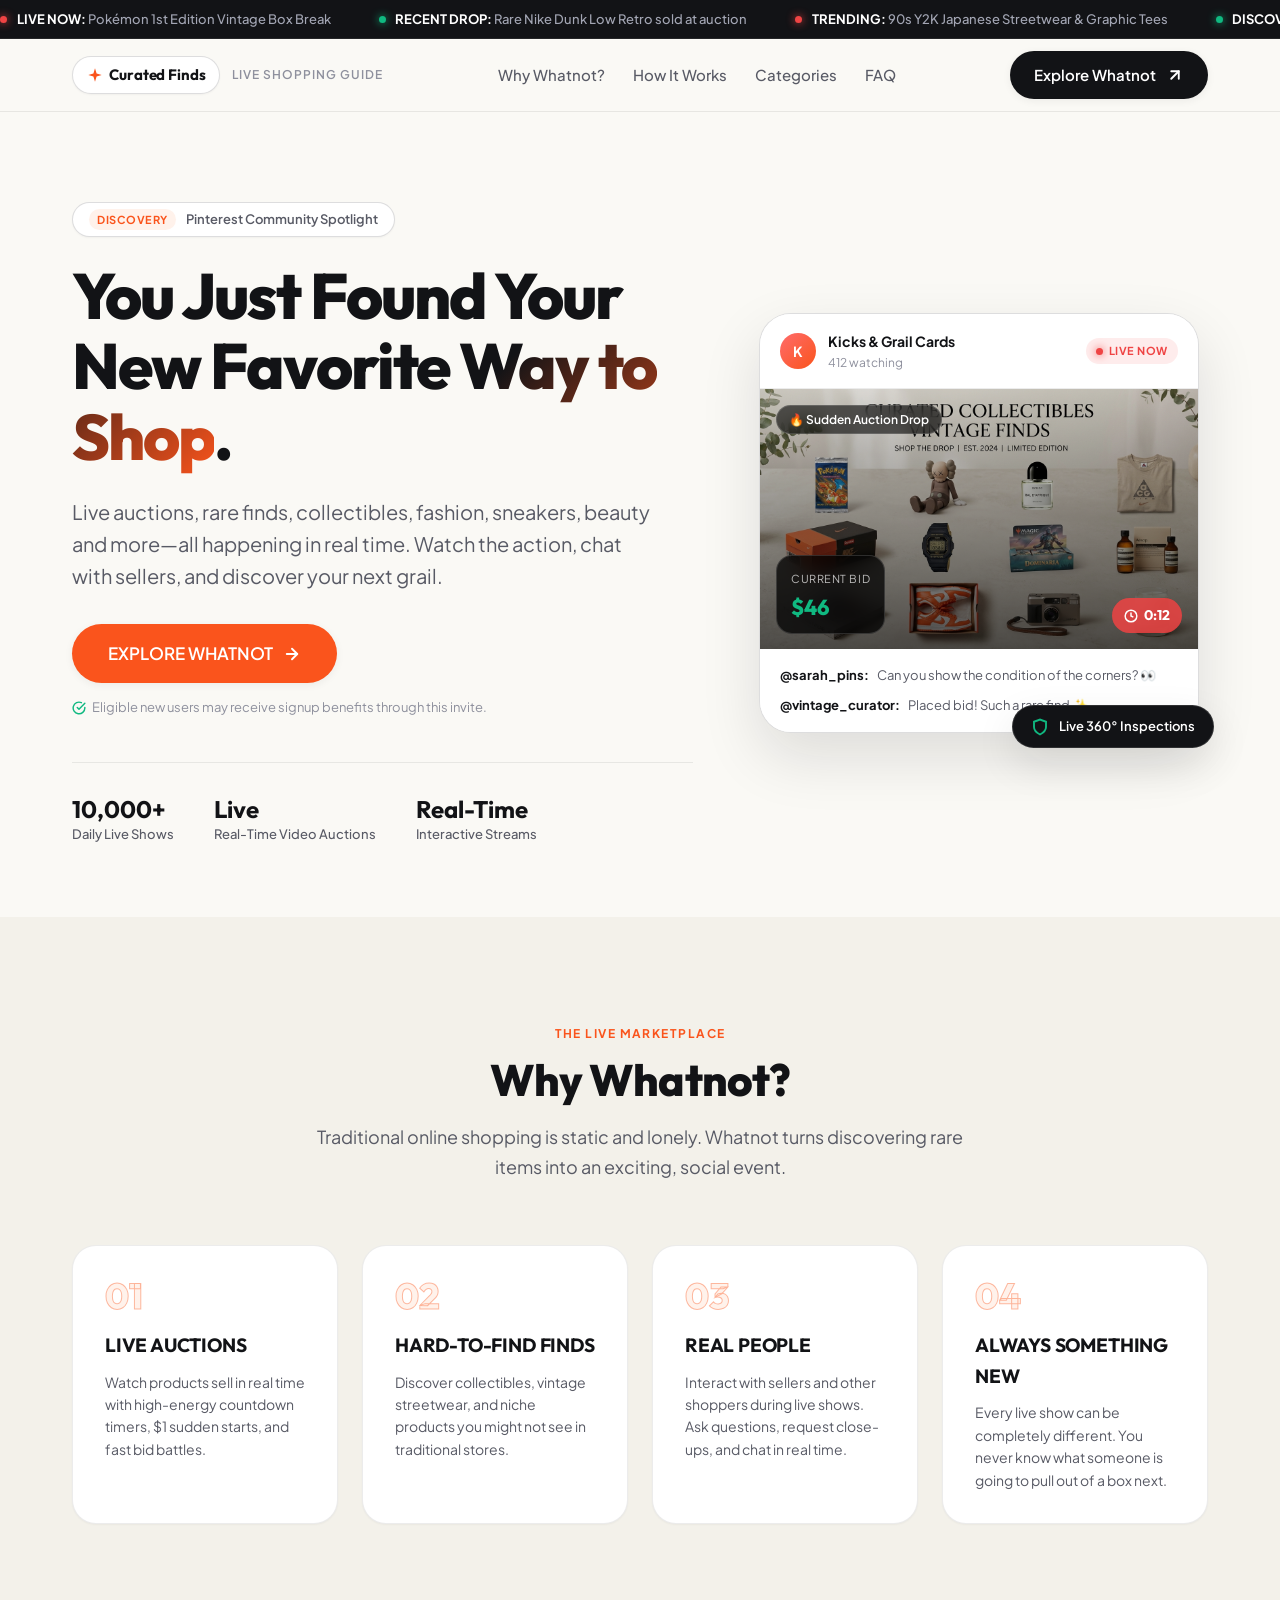
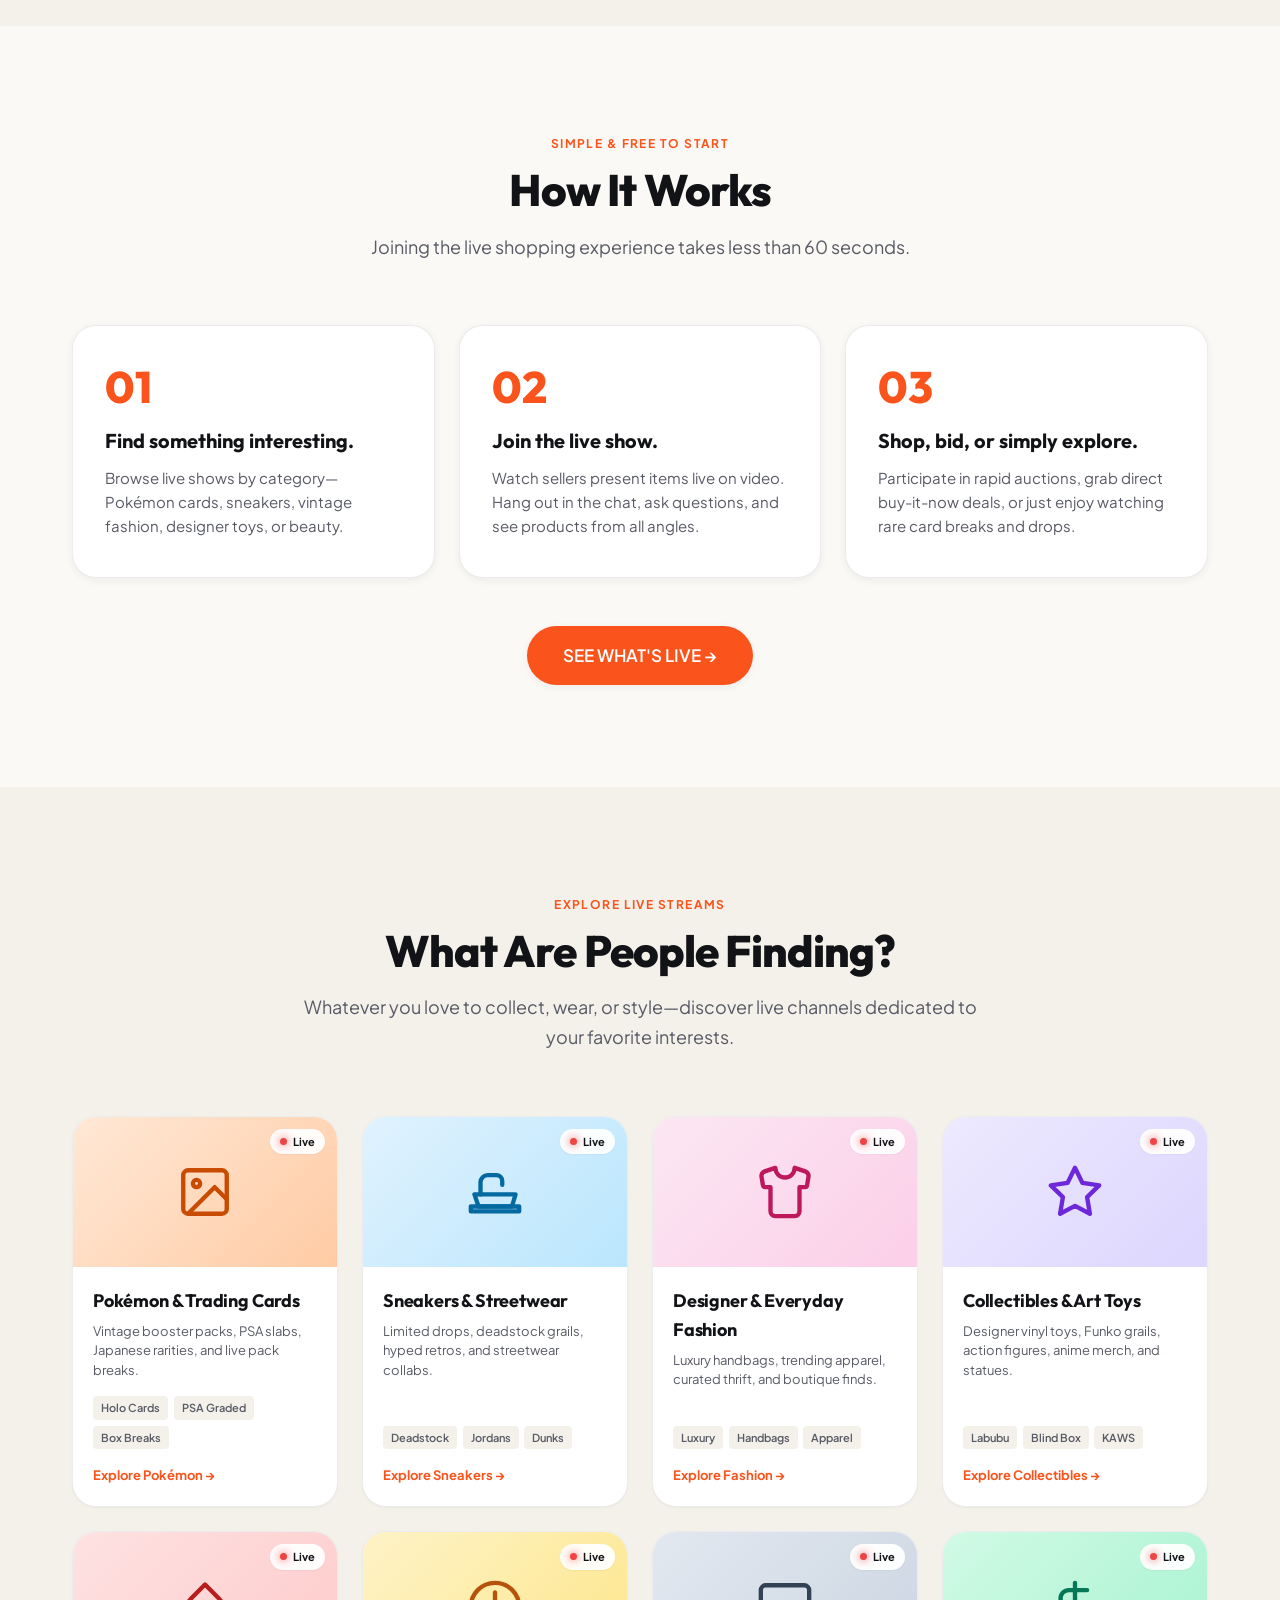
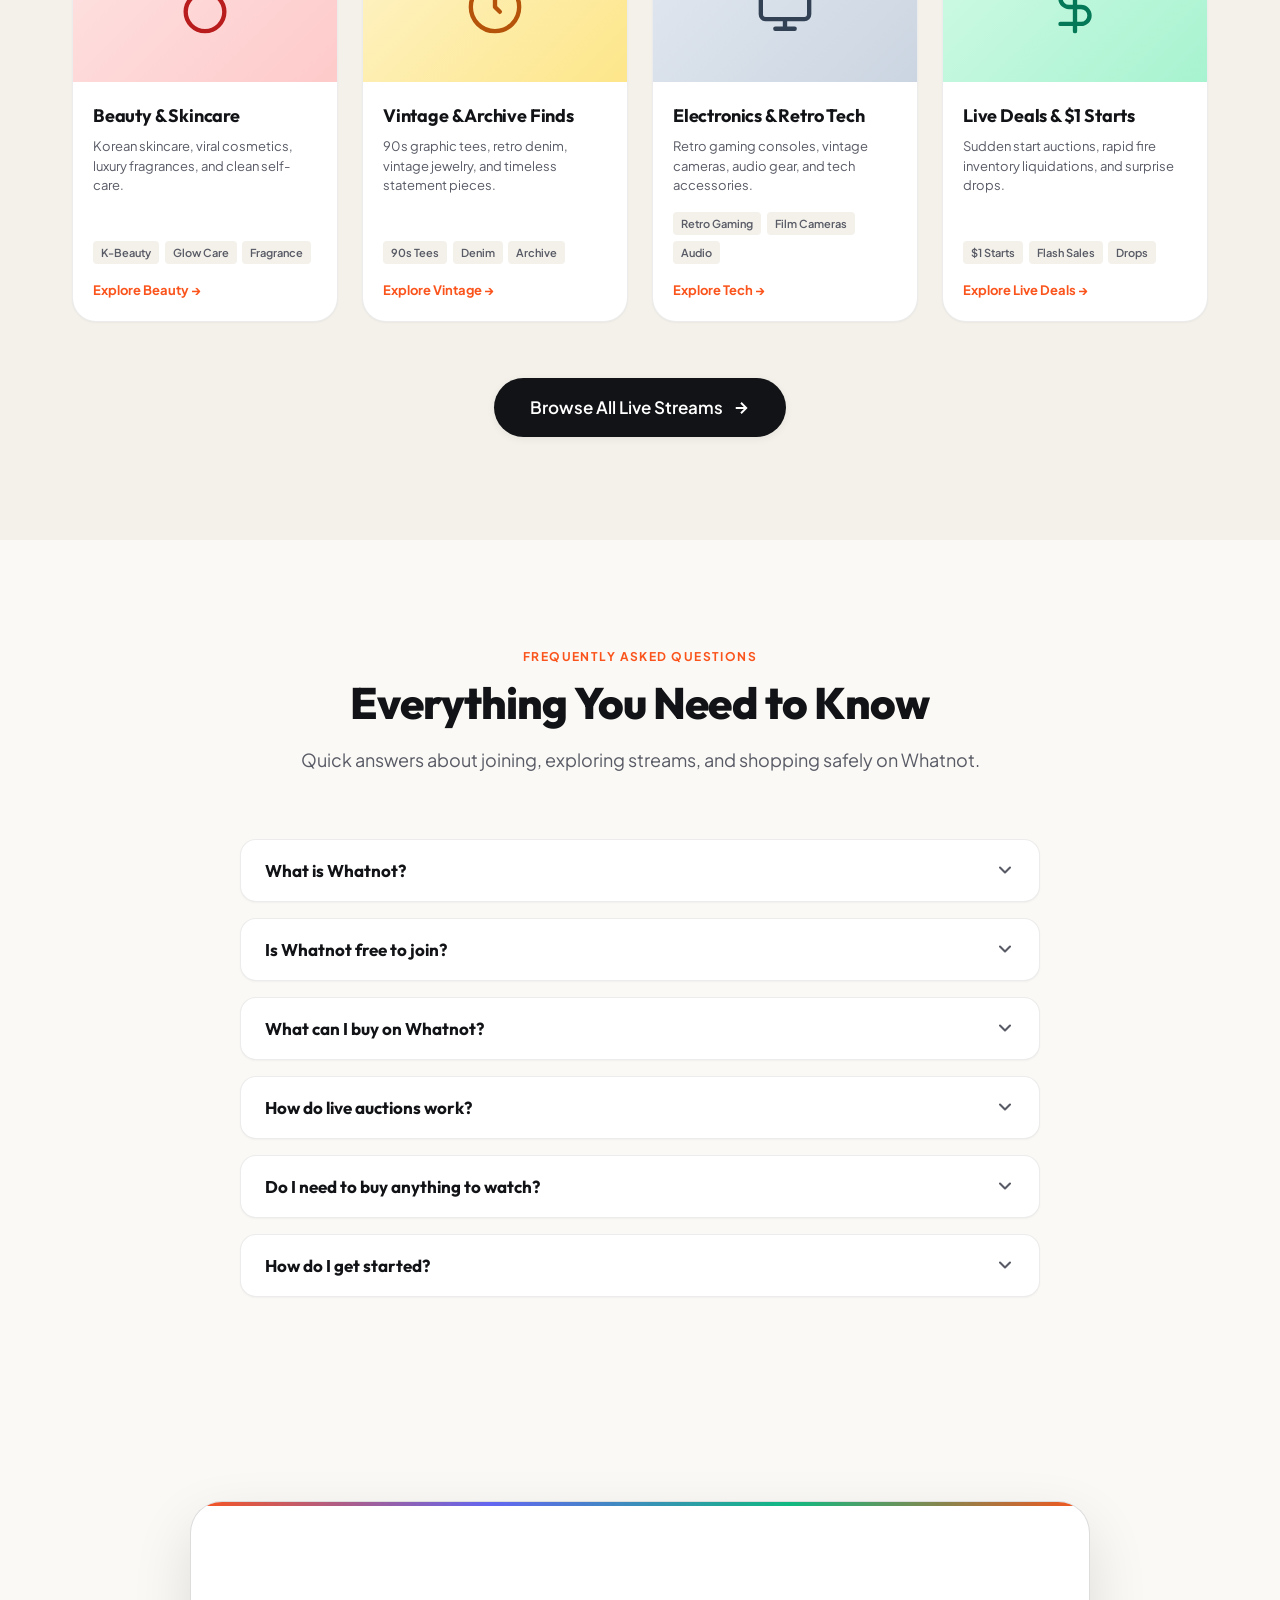
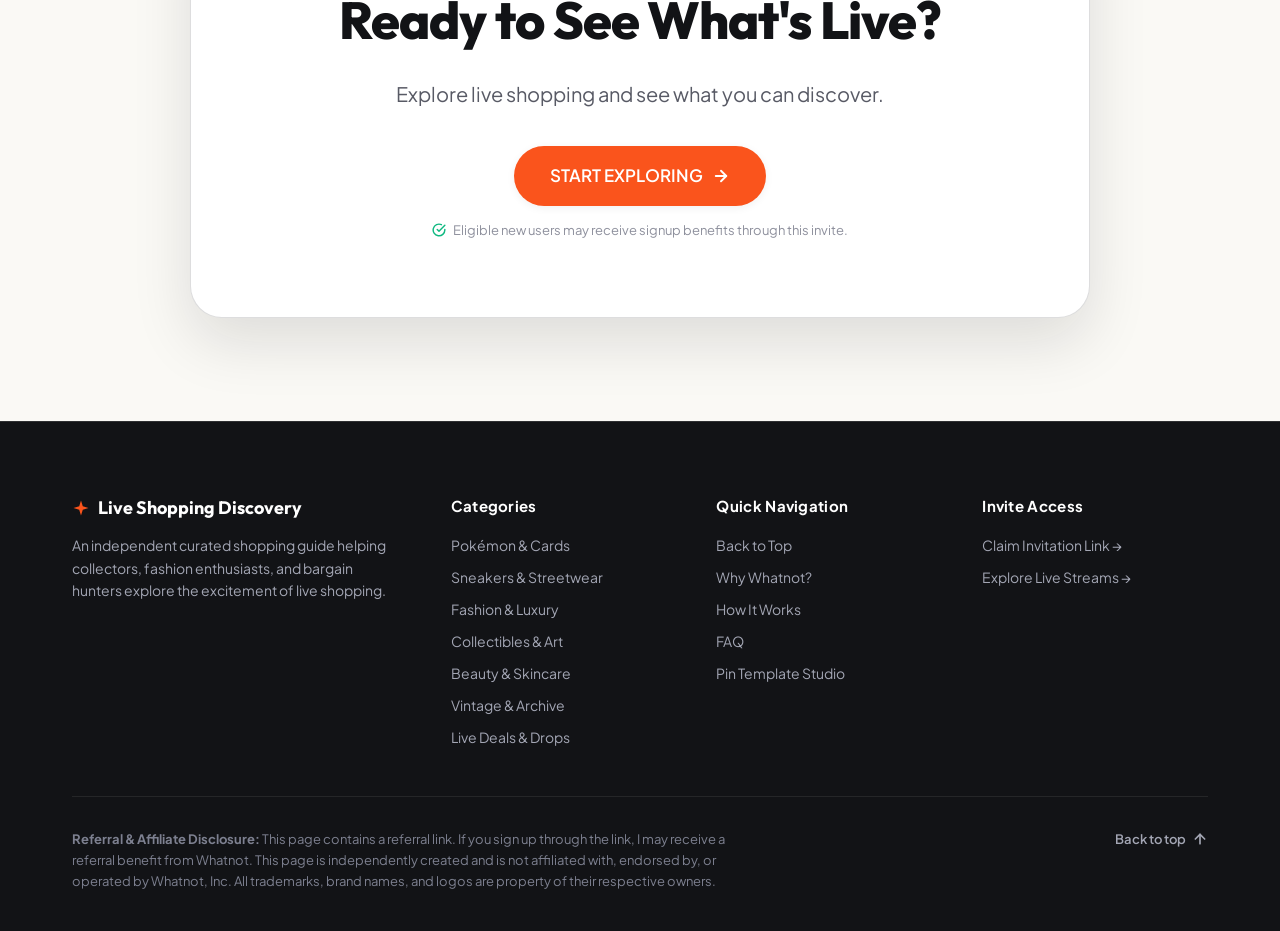
<file: index.html>
<!DOCTYPE html>
<html lang="en">
<head>
  <meta charset="UTF-8">
  <meta name="viewport" content="width=device-width, initial-scale=1.0">
  <title>Discover Live Shopping, Collectibles & Hidden Finds | Whatnot</title>
  
  <!-- SEO & Open Graph Meta Tags -->
  <meta name="description" content="You just found your new favorite way to shop. Live auctions, rare finds, collectibles, fashion, sneakers, and beauty—happening in real time on Whatnot.">
  <meta name="keywords" content="live shopping, Whatnot, collectibles, trading cards, vintage fashion, sneakers, live auctions, shopping finds, pokemon cards">
  <meta name="author" content="Curated Live Shopping Guide">
  <meta name="robots" content="index, follow">
  <link rel="canonical" href="https://thequadguy.github.io/whatnot-finds/">
  <meta name="p:domain_verify" content="bac8b0fcbbfd66cdf801b89a77b90b82" />

  <!-- Open Graph / Pinterest Rich Pins -->
  <meta property="og:type" content="website">
  <meta property="og:site_name" content="Live Shopping Discovery">
  <meta property="og:title" content="Discover Live Shopping, Collectibles & Hidden Finds | Whatnot">
  <meta property="og:description" content="Live auctions, collectibles, streetwear, vintage finds, and beauty—happening in real-time. Join live streams and explore exclusive items.">
  <meta property="og:image" content="assets/og-image.jpg">
  <meta property="og:image:alt" content="Curated collectibles, vintage streetwear, and live shopping finds">
  <meta property="og:url" content="https://thequadguy.github.io/whatnot-finds/">

  <!-- Twitter / X Cards -->
  <meta name="twitter:card" content="summary_large_image">
  <meta name="twitter:title" content="Discover Live Shopping, Collectibles & Hidden Finds | Whatnot">
  <meta name="twitter:description" content="Explore live shopping streams, collectibles, rare fashion, and sudden drops in real time.">
  <meta name="twitter:image" content="assets/og-image.jpg">

  <!-- Google Fonts: Plus Jakarta Sans & Outfit -->
  <link rel="preconnect" href="https://fonts.googleapis.com">
  <link rel="preconnect" href="https://fonts.gstatic.com" crossorigin>
  <link href="https://fonts.googleapis.com/css2?family=Outfit:wght@500;600;700;800&family=Plus+Jakarta+Sans:wght@400;500;600;700&display=swap" rel="stylesheet">

  <!-- Main Stylesheet -->
  <link rel="stylesheet" href="styles.css">

  <!-- Structured Data / JSON-LD for SEO -->
  <script type="application/ld+json">
  {
    "@context": "https://schema.org",
    "@type": "WebPage",
    "name": "Discover Live Shopping, Collectibles & Hidden Finds | Whatnot",
    "description": "A curated landing page introducing Pinterest shoppers to Whatnot live video auctions and discovery shopping.",
    "publisher": {
      "@type": "Organization",
      "name": "Live Shopping Discovery"
    }
  }
  </script>
</head>
<body>

  <!-- Skip Navigation for Accessibility -->
  <a href="#main-content" class="skip-link">Skip to main content</a>

  <!-- Live Ticker Simulation Banner -->
  <div class="live-ticker-wrap" aria-label="Live Shopping Activity Ticker">
    <div class="ticker-track">
      <div class="ticker-item">
        <span class="pulse-dot"></span>
        <span><strong>LIVE NOW:</strong> Pokémon 1st Edition Vintage Box Break</span>
      </div>
      <div class="ticker-item">
        <span class="pulse-dot green"></span>
        <span><strong>RECENT DROP:</strong> Rare Nike Dunk Low Retro sold at auction</span>
      </div>
      <div class="ticker-item">
        <span class="pulse-dot"></span>
        <span><strong>TRENDING:</strong> 90s Y2K Japanese Streetwear &amp; Graphic Tees</span>
      </div>
      <div class="ticker-item">
        <span class="pulse-dot green"></span>
        <span><strong>DISCOVERY:</strong> Korean Skincare &amp; Clean Beauty Showcase</span>
      </div>
      <div class="ticker-item">
        <span class="pulse-dot"></span>
        <span><strong>AUCTION:</strong> Mint Condition KAWS &amp; Labubu Vinyl Art Toy</span>
      </div>
      <!-- Duplicated for seamless infinite loop -->
      <div class="ticker-item">
        <span class="pulse-dot"></span>
        <span><strong>LIVE NOW:</strong> Pokémon 1st Edition Vintage Box Break</span>
      </div>
      <div class="ticker-item">
        <span class="pulse-dot green"></span>
        <span><strong>RECENT DROP:</strong> Rare Nike Dunk Low Retro sold at auction</span>
      </div>
      <div class="ticker-item">
        <span class="pulse-dot"></span>
        <span><strong>TRENDING:</strong> 90s Y2K Japanese Streetwear &amp; Graphic Tees</span>
      </div>
    </div>
  </div>

  <!-- Header Navigation -->
  <header class="site-header" id="header">
    <div class="container header-container">
      <div class="brand-logo-wrap">
        <a href="/" class="brand-badge">
          <svg class="icon-sparkle" width="16" height="16" viewBox="0 0 24 24" fill="currentColor">
            <path d="M12 2L14.39 9.61L22 12L14.39 14.39L12 22L9.61 14.39L2 12L9.61 9.61L12 2Z"/>
          </svg>
          <span>Curated Finds</span>
        </a>
        <span class="brand-subtext">Live Shopping Guide</span>
      </div>

      <nav aria-label="Main Navigation">
        <ul class="nav-links">
          <li><a href="#about" class="nav-link">Why Whatnot?</a></li>
          <li><a href="#how-it-works" class="nav-link">How It Works</a></li>
          <li><a href="#categories" class="nav-link">Categories</a></li>
          <li><a href="#faq" class="nav-link">FAQ</a></li>
        </ul>
      </nav>

      <div class="header-cta-wrap">
        <a href="https://whatnot.com/invite/gittles" target="_blank" rel="noopener noreferrer" class="btn-primary" id="nav-cta-btn">
          <span>Explore Whatnot</span>
          <svg class="btn-icon" viewBox="0 0 24 24" fill="none" stroke="currentColor" stroke-width="2.5" stroke-linecap="round" stroke-linejoin="round">
            <line x1="7" y1="17" x2="17" y2="7"></line>
            <polyline points="7 7 17 7 17 17"></polyline>
          </svg>
        </a>
      </div>
    </div>
  </header>

  <!-- Main Content Area -->
  <main id="main-content">

    <!-- 1. Hero Section -->
    <section class="hero-section" id="hero">
      <div class="container">
        <div class="hero-grid">
          
          <!-- Left Column: Copy & CTAs -->
          <div class="hero-content fade-up">
            <div class="hero-pill">
              <span class="hero-pill-badge">Discovery</span>
              <span>Pinterest Community Spotlight</span>
            </div>

            <h1 class="hero-title" id="ab-hero-title">
              You Just Found Your New Favorite <span class="hero-title-highlight">Way to Shop</span>.
            </h1>

            <p class="hero-subtitle">
              Live auctions, rare finds, collectibles, fashion, sneakers, beauty and more—all happening in real time. Watch the action, chat with sellers, and discover your next grail.
            </p>

            <div class="hero-cta-group">
              <a href="https://whatnot.com/invite/gittles" target="_blank" rel="noopener noreferrer" class="btn-primary btn-accent btn-large" id="hero-primary-cta">
                <span>EXPLORE WHATNOT</span>
                <svg class="btn-icon" viewBox="0 0 24 24" fill="none" stroke="currentColor" stroke-width="2.5" stroke-linecap="round" stroke-linejoin="round">
                  <line x1="5" y1="12" x2="19" y2="12"></line>
                  <polyline points="12 5 19 12 12 19"></polyline>
                </svg>
              </a>

              <div class="cta-disclaimer">
                <svg viewBox="0 0 24 24" fill="none" stroke="currentColor" stroke-width="2.5" stroke-linecap="round" stroke-linejoin="round">
                  <path d="M22 11.08V12a10 10 0 1 1-5.93-9.14"></path>
                  <polyline points="22 4 12 14.01 9 11.01"></polyline>
                </svg>
                <span>Eligible new users may receive signup benefits through this invite.</span>
              </div>
            </div>

            <div class="hero-stats-row">
              <div class="hero-stat-item">
                <span class="stat-number">10,000+</span>
                <span class="stat-label">Daily Live Shows</span>
              </div>
              <div class="hero-stat-item">
                <span class="stat-number">Live</span>
                <span class="stat-label">Real-Time Video Auctions</span>
              </div>
              <div class="hero-stat-item">
                <span class="stat-number">Real-Time</span>
                <span class="stat-label">Interactive Streams</span>
              </div>
            </div>
          </div>

          <!-- Right Column: Interactive Live Stream Visual Preview Mockup -->
          <div class="hero-visual fade-up">
            <div class="hero-card-stack">
              <div class="hero-main-card">
                
                <!-- Stream Mockup Header -->
                <div class="stream-header">
                  <div class="stream-host">
                    <div class="stream-avatar">K</div>
                    <div class="stream-info">
                      <h4>Kicks &amp; Grail Cards</h4>
                      <p id="live-sim-viewers">412 watching</p>
                    </div>
                  </div>
                  <div class="live-indicator">
                    <span class="pulse-dot"></span>
                    <span>LIVE NOW</span>
                  </div>
                </div>

                <!-- Stream Video Simulation Frame -->
                <div class="stream-visual-preview">
                  <div class="preview-tag">🔥 Sudden Auction Drop</div>
                  
                  <div class="preview-bid-overlay">
                    <div class="current-bid-box">
                      <span class="bid-label">Current Bid</span>
                      <div class="bid-value" id="live-sim-bid">$46</div>
                    </div>
                    <div class="timer-box">
                      <svg width="14" height="14" viewBox="0 0 24 24" fill="none" stroke="currentColor" stroke-width="2.5">
                        <circle cx="12" cy="12" r="10"></circle>
                        <polyline points="12 6 12 12 16 14"></polyline>
                      </svg>
                      <span id="live-sim-timer">0:11</span>
                    </div>
                  </div>
                </div>

                <!-- Simulated Live Chat Bubbles -->
                <div class="stream-chat-preview">
                  <div class="chat-bubble">
                    <span class="chat-user">@sarah_pins:</span>
                    <span class="chat-msg">Can you show the condition of the corners? 👀</span>
                  </div>
                  <div class="chat-bubble">
                    <span class="chat-user">@vintage_curator:</span>
                    <span class="chat-msg">Placed bid! Such a rare find ✨</span>
                  </div>
                </div>

              </div>

              <!-- Floating Accent Feature Badge -->
              <div class="floating-badge">
                <svg width="18" height="18" viewBox="0 0 24 24" fill="none" stroke="#10B981" stroke-width="2.5">
                  <path d="M12 22s8-4 8-10V5l-8-3-8 3v7c0 6 8 10 8 10z"></path>
                </svg>
                <span>Live 360° Inspections</span>
              </div>

            </div>
          </div>

        </div>
      </div>
    </section>

    <!-- 2. "Why Whatnot?" Section -->
    <section class="section section-alt" id="about">
      <div class="container">
        <div class="section-header fade-up">
          <span class="section-tag">The Live Marketplace</span>
          <h2 class="section-title">Why Whatnot?</h2>
          <p class="section-description">
            Traditional online shopping is static and lonely. Whatnot turns discovering rare items into an exciting, social event.
          </p>
        </div>

        <div class="benefits-grid">
          
          <div class="benefit-card fade-up">
            <div class="benefit-number">01</div>
            <h3>LIVE AUCTIONS</h3>
            <p>
              Watch products sell in real time with high-energy countdown timers, $1 sudden starts, and fast bid battles.
            </p>
          </div>

          <div class="benefit-card fade-up">
            <div class="benefit-number">02</div>
            <h3>HARD-TO-FIND FINDS</h3>
            <p>
              Discover collectibles, vintage streetwear, and niche products you might not see in traditional stores.
            </p>
          </div>

          <div class="benefit-card fade-up">
            <div class="benefit-number">03</div>
            <h3>REAL PEOPLE</h3>
            <p>
              Interact with sellers and other shoppers during live shows. Ask questions, request close-ups, and chat in real time.
            </p>
          </div>

          <div class="benefit-card fade-up">
            <div class="benefit-number">04</div>
            <h3>ALWAYS SOMETHING NEW</h3>
            <p>
              Every live show can be completely different. You never know what someone is going to pull out of a box next.
            </p>
          </div>

        </div>
      </div>
    </section>

    <!-- 3. "How It Works" 3-Step Visual Guide -->
    <section class="section" id="how-it-works">
      <div class="container">
        <div class="section-header fade-up">
          <span class="section-tag">Simple &amp; Free to Start</span>
          <h2 class="section-title">How It Works</h2>
          <p class="section-description">
            Joining the live shopping experience takes less than 60 seconds.
          </p>
        </div>

        <div class="how-it-works-grid">
          
          <div class="step-card fade-up">
            <div class="step-number">01</div>
            <h3>Find something interesting.</h3>
            <p>
              Browse live shows by category—Pokémon cards, sneakers, vintage fashion, designer toys, or beauty.
            </p>
          </div>

          <div class="step-card fade-up">
            <div class="step-number">02</div>
            <h3>Join the live show.</h3>
            <p>
              Watch sellers present items live on video. Hang out in the chat, ask questions, and see products from all angles.
            </p>
          </div>

          <div class="step-card fade-up">
            <div class="step-number">03</div>
            <h3>Shop, bid, or simply explore.</h3>
            <p>
              Participate in rapid auctions, grab direct buy-it-now deals, or just enjoy watching rare card breaks and drops.
            </p>
          </div>

        </div>

        <div class="how-it-works-cta-wrap fade-up">
          <a href="https://whatnot.com/invite/gittles" target="_blank" rel="noopener noreferrer" class="btn-primary btn-accent btn-large" id="how-it-works-cta">
            <span>SEE WHAT'S LIVE &rarr;</span>
          </a>
        </div>
      </div>
    </section>

    <!-- 4. Curiosity & Discovery Section ("What Are People Finding?") -->
    <section class="section section-alt" id="categories">
      <div class="container">
        <div class="section-header fade-up">
          <span class="section-tag">Explore Live Streams</span>
          <h2 class="section-title">What Are People Finding?</h2>
          <p class="section-description">
            Whatever you love to collect, wear, or style—discover live channels dedicated to your favorite interests.
          </p>
        </div>

        <div class="categories-grid">

          <!-- Category 1: Pokémon & Trading Cards -->
          <a href="pokemon/" class="category-card fade-up">
            <div class="category-visual cat-bg-tcg">
              <span class="category-live-pill"><span class="pulse-dot"></span> Live</span>
              <svg class="category-icon-big" viewBox="0 0 24 24" fill="none" stroke="currentColor" stroke-width="1.8" stroke-linecap="round" stroke-linejoin="round">
                <rect x="3" y="3" width="18" height="18" rx="2" ry="2"></rect>
                <circle cx="8.5" cy="8.5" r="1.5"></circle>
                <polyline points="21 15 16 10 5 21"></polyline>
              </svg>
            </div>
            <div class="category-body">
              <h3>Pokémon &amp; Trading Cards</h3>
              <p>Vintage booster packs, PSA slabs, Japanese rarities, and live pack breaks.</p>
              <div class="category-tags">
                <span class="cat-tag">Holo Cards</span>
                <span class="cat-tag">PSA Graded</span>
                <span class="cat-tag">Box Breaks</span>
              </div>
              <span class="category-action">
                <span>Explore Pokémon &rarr;</span>
              </span>
            </div>
          </a>

          <!-- Category 2: Sneakers -->
          <a href="sneakers/" class="category-card fade-up">
            <div class="category-visual cat-bg-sneakers">
              <span class="category-live-pill"><span class="pulse-dot"></span> Live</span>
              <svg class="category-icon-big" viewBox="0 0 24 24" fill="none" stroke="currentColor" stroke-width="1.8" stroke-linecap="round" stroke-linejoin="round">
                <path d="M3.5 13h17l-1.5 5H5.2z"></path>
                <path d="M6 13V8a3 3 0 0 1 3-3h3.5a2.5 2.5 0 0 1 2.5 2.5v1.5"></path>
                <path d="M2 18h20v2H2z"></path>
              </svg>
            </div>
            <div class="category-body">
              <h3>Sneakers &amp; Streetwear</h3>
              <p>Limited drops, deadstock grails, hyped retros, and streetwear collabs.</p>
              <div class="category-tags">
                <span class="cat-tag">Deadstock</span>
                <span class="cat-tag">Jordans</span>
                <span class="cat-tag">Dunks</span>
              </div>
              <span class="category-action">
                <span>Explore Sneakers &rarr;</span>
              </span>
            </div>
          </a>

          <!-- Category 3: Fashion -->
          <a href="fashion/" class="category-card fade-up">
            <div class="category-visual cat-bg-fashion">
              <span class="category-live-pill"><span class="pulse-dot"></span> Live</span>
              <svg class="category-icon-big" viewBox="0 0 24 24" fill="none" stroke="currentColor" stroke-width="1.8" stroke-linecap="round" stroke-linejoin="round">
                <path d="M20.38 3.46L16 2a4 4 0 0 1-8 0L3.62 3.46a2 2 0 0 0-1.34 2.23l.58 3.47a1 1 0 0 0 .99.84H6v10a2 2 0 0 0 2 2h8a2 2 0 0 0 2-2V10h2.15a1 1 0 0 0 .99-.84l.58-3.47a2 2 0 0 0-1.34-2.23z"></path>
              </svg>
            </div>
            <div class="category-body">
              <h3>Designer &amp; Everyday Fashion</h3>
              <p>Luxury handbags, trending apparel, curated thrift, and boutique finds.</p>
              <div class="category-tags">
                <span class="cat-tag">Luxury</span>
                <span class="cat-tag">Handbags</span>
                <span class="cat-tag">Apparel</span>
              </div>
              <span class="category-action">
                <span>Explore Fashion &rarr;</span>
              </span>
            </div>
          </a>

          <!-- Category 4: Collectibles -->
          <a href="collectibles/" class="category-card fade-up">
            <div class="category-visual cat-bg-collectibles">
              <span class="category-live-pill"><span class="pulse-dot"></span> Live</span>
              <svg class="category-icon-big" viewBox="0 0 24 24" fill="none" stroke="currentColor" stroke-width="1.8" stroke-linecap="round" stroke-linejoin="round">
                <polygon points="12 2 15.09 8.26 22 9.27 17 14.14 18.18 21.02 12 17.77 5.82 21.02 7 14.14 2 9.27 8.91 8.26 12 2"></polygon>
              </svg>
            </div>
            <div class="category-body">
              <h3>Collectibles &amp; Art Toys</h3>
              <p>Designer vinyl toys, Funko grails, action figures, anime merch, and statues.</p>
              <div class="category-tags">
                <span class="cat-tag">Labubu</span>
                <span class="cat-tag">Blind Box</span>
                <span class="cat-tag">KAWS</span>
              </div>
              <span class="category-action">
                <span>Explore Collectibles &rarr;</span>
              </span>
            </div>
          </a>

          <!-- Category 5: Beauty -->
          <a href="beauty/" class="category-card fade-up">
            <div class="category-visual cat-bg-beauty">
              <span class="category-live-pill"><span class="pulse-dot"></span> Live</span>
              <svg class="category-icon-big" viewBox="0 0 24 24" fill="none" stroke="currentColor" stroke-width="1.8" stroke-linecap="round" stroke-linejoin="round">
                <path d="M12 2.69l5.66 5.66a8 8 0 1 1-11.31 0z"></path>
              </svg>
            </div>
            <div class="category-body">
              <h3>Beauty &amp; Skincare</h3>
              <p>Korean skincare, viral cosmetics, luxury fragrances, and clean self-care.</p>
              <div class="category-tags">
                <span class="cat-tag">K-Beauty</span>
                <span class="cat-tag">Glow Care</span>
                <span class="cat-tag">Fragrance</span>
              </div>
              <span class="category-action">
                <span>Explore Beauty &rarr;</span>
              </span>
            </div>
          </a>

          <!-- Category 6: Vintage -->
          <a href="vintage/" class="category-card fade-up">
            <div class="category-visual cat-bg-vintage">
              <span class="category-live-pill"><span class="pulse-dot"></span> Live</span>
              <svg class="category-icon-big" viewBox="0 0 24 24" fill="none" stroke="currentColor" stroke-width="1.8" stroke-linecap="round" stroke-linejoin="round">
                <circle cx="12" cy="12" r="10"></circle>
                <polyline points="12 6 12 12 14 14"></polyline>
              </svg>
            </div>
            <div class="category-body">
              <h3>Vintage &amp; Archive Finds</h3>
              <p>90s graphic tees, retro denim, vintage jewelry, and timeless statement pieces.</p>
              <div class="category-tags">
                <span class="cat-tag">90s Tees</span>
                <span class="cat-tag">Denim</span>
                <span class="cat-tag">Archive</span>
              </div>
              <span class="category-action">
                <span>Explore Vintage &rarr;</span>
              </span>
            </div>
          </a>

          <!-- Category 7: Electronics -->
          <a href="https://whatnot.com/invite/gittles" target="_blank" rel="noopener noreferrer" class="category-card fade-up">
            <div class="category-visual cat-bg-electronics">
              <span class="category-live-pill"><span class="pulse-dot"></span> Live</span>
              <svg class="category-icon-big" viewBox="0 0 24 24" fill="none" stroke="currentColor" stroke-width="1.8" stroke-linecap="round" stroke-linejoin="round">
                <rect x="2" y="3" width="20" height="14" rx="2" ry="2"></rect>
                <line x1="8" y1="21" x2="16" y2="21"></line>
                <line x1="12" y1="17" x2="12" y2="21"></line>
              </svg>
            </div>
            <div class="category-body">
              <h3>Electronics &amp; Retro Tech</h3>
              <p>Retro gaming consoles, vintage cameras, audio gear, and tech accessories.</p>
              <div class="category-tags">
                <span class="cat-tag">Retro Gaming</span>
                <span class="cat-tag">Film Cameras</span>
                <span class="cat-tag">Audio</span>
              </div>
              <span class="category-action">
                <span>Explore Tech &rarr;</span>
              </span>
            </div>
          </a>

          <!-- Category 8: Deals & Sudden Auctions -->
          <a href="deals/" class="category-card fade-up">
            <div class="category-visual cat-bg-deals">
              <span class="category-live-pill"><span class="pulse-dot"></span> Live</span>
              <svg class="category-icon-big" viewBox="0 0 24 24" fill="none" stroke="currentColor" stroke-width="1.8" stroke-linecap="round" stroke-linejoin="round">
                <path d="M12 2v20M17 5H9.5a3.5 3.5 0 0 0 0 7h5a3.5 3.5 0 0 1 0 7H6"></path>
              </svg>
            </div>
            <div class="category-body">
              <h3>Live Deals &amp; $1 Starts</h3>
              <p>Sudden start auctions, rapid fire inventory liquidations, and surprise drops.</p>
              <div class="category-tags">
                <span class="cat-tag">$1 Starts</span>
                <span class="cat-tag">Flash Sales</span>
                <span class="cat-tag">Drops</span>
              </div>
              <span class="category-action">
                <span>Explore Live Deals &rarr;</span>
              </span>
            </div>
          </a>

        </div>

        <!-- Section Call to Action -->
        <div class="category-bottom-cta fade-up">
          <a href="https://whatnot.com/invite/gittles" target="_blank" rel="noopener noreferrer" class="btn-primary btn-large" id="categories-mid-cta">
            <span>Browse All Live Streams</span>
            <svg class="btn-icon" viewBox="0 0 24 24" fill="none" stroke="currentColor" stroke-width="2.5">
              <line x1="5" y1="12" x2="19" y2="12"></line>
              <polyline points="12 5 19 12 12 19"></polyline>
            </svg>
          </a>
        </div>
      </div>
    </section>

    <!-- 5. FAQ Section -->
    <section class="section" id="faq">
      <div class="container">
        <div class="section-header fade-up">
          <span class="section-tag">Frequently Asked Questions</span>
          <h2 class="section-title">Everything You Need to Know</h2>
          <p class="section-description">
            Quick answers about joining, exploring streams, and shopping safely on Whatnot.
          </p>
        </div>

        <div class="faq-wrap fade-up">

          <!-- FAQ Item 1 -->
          <div class="faq-item">
            <button class="faq-question" type="button">
              <span>What is Whatnot?</span>
              <svg class="faq-icon" viewBox="0 0 24 24" fill="none" stroke="currentColor" stroke-width="2.5" stroke-linecap="round" stroke-linejoin="round">
                <polyline points="6 9 12 15 18 9"></polyline>
              </svg>
            </button>
            <div class="faq-answer">
              <p>
                Whatnot is a live shopping marketplace where independent sellers, creators, and collectors host interactive video streams to auction and sell products in real time across Pokémon, sneakers, fashion, art toys, and vintage goods.
              </p>
            </div>
          </div>

          <!-- FAQ Item 2 -->
          <div class="faq-item">
            <button class="faq-question" type="button">
              <span>Is Whatnot free to join?</span>
              <svg class="faq-icon" viewBox="0 0 24 24" fill="none" stroke="currentColor" stroke-width="2.5" stroke-linecap="round" stroke-linejoin="round">
                <polyline points="6 9 12 15 18 9"></polyline>
              </svg>
            </button>
            <div class="faq-answer">
              <p>
                Yes! Creating an account, browsing categories, and watching live streams is free to explore. There is no subscription fee to participate.
              </p>
            </div>
          </div>

          <!-- FAQ Item 3 -->
          <div class="faq-item">
            <button class="faq-question" type="button">
              <span>What can I buy on Whatnot?</span>
              <svg class="faq-icon" viewBox="0 0 24 24" fill="none" stroke="currentColor" stroke-width="2.5" stroke-linecap="round" stroke-linejoin="round">
                <polyline points="6 9 12 15 18 9"></polyline>
              </svg>
            </button>
            <div class="faq-answer">
              <p>
                You can discover Pokémon &amp; sports cards, deadstock & retro sneakers, curated vintage clothing, K-Beauty, vinyl toys, retro video games, jewelry, and specialty artisan goods.
              </p>
            </div>
          </div>

          <!-- FAQ Item 4 -->
          <div class="faq-item">
            <button class="faq-question" type="button">
              <span>How do live auctions work?</span>
              <svg class="faq-icon" viewBox="0 0 24 24" fill="none" stroke="currentColor" stroke-width="2.5" stroke-linecap="round" stroke-linejoin="round">
                <polyline points="6 9 12 15 18 9"></polyline>
              </svg>
            </button>
            <div class="faq-answer">
              <p>
                The host puts an item on screen with a starting price and a timer (often 10–30 seconds). Viewers tap to place bids in real time. When the clock hits zero, the highest bidder wins the item.
              </p>
            </div>
          </div>

          <!-- FAQ Item 5 -->
          <div class="faq-item">
            <button class="faq-question" type="button">
              <span>Do I need to buy anything to watch?</span>
              <svg class="faq-icon" viewBox="0 0 24 24" fill="none" stroke="currentColor" stroke-width="2.5" stroke-linecap="round" stroke-linejoin="round">
                <polyline points="6 9 12 15 18 9"></polyline>
              </svg>
            </button>
            <div class="faq-answer">
              <p>
                No. Many people tune in purely to watch rare pack breaks, see live fashion try-ons, hang out in the chat, and learn about collectibles without spending anything.
              </p>
            </div>
          </div>

          <!-- FAQ Item 6 -->
          <div class="faq-item">
            <button class="faq-question" type="button">
              <span>How do I get started?</span>
              <svg class="faq-icon" viewBox="0 0 24 24" fill="none" stroke="currentColor" stroke-width="2.5" stroke-linecap="round" stroke-linejoin="round">
                <polyline points="6 9 12 15 18 9"></polyline>
              </svg>
            </button>
            <div class="faq-answer">
              <p>
                Click any invite button on this page to create your free account. You can explore directly on the web or download the Whatnot mobile app for iOS and Android.
              </p>
            </div>
          </div>

        </div>
      </div>
    </section>

    <!-- 6. Final Strong CTA Section -->
    <section class="final-cta-section" id="get-started">
      <div class="container">
        <div class="final-cta-card fade-up">
          <h2>Ready to See What's Live?</h2>
          <p>Explore live shopping and see what you can discover.</p>

          <div class="final-cta-btn-wrap">
            <a href="https://whatnot.com/invite/gittles" target="_blank" rel="noopener noreferrer" class="btn-primary btn-accent btn-large" id="final-primary-cta">
              <span>START EXPLORING</span>
              <svg class="btn-icon" viewBox="0 0 24 24" fill="none" stroke="currentColor" stroke-width="2.5" stroke-linecap="round" stroke-linejoin="round">
                <line x1="5" y1="12" x2="19" y2="12"></line>
                <polyline points="12 5 19 12 12 19"></polyline>
              </svg>
            </a>
            
            <div class="cta-disclaimer">
              <svg viewBox="0 0 24 24" fill="none" stroke="currentColor" stroke-width="2.5" stroke-linecap="round" stroke-linejoin="round">
                <path d="M22 11.08V12a10 10 0 1 1-5.93-9.14"></path>
                <polyline points="22 4 12 14.01 9 11.01"></polyline>
              </svg>
              <span>Eligible new users may receive signup benefits through this invite.</span>
            </div>
          </div>
        </div>
      </div>
    </section>

  </main>

  <!-- Mobile Sticky Bottom CTA Bar -->
  <div class="mobile-sticky-bar" id="mobile-sticky-cta" aria-label="Mobile Quick Action">
    <div class="sticky-text">
      <span class="sticky-title">Explore Live Shopping</span>
      <span class="sticky-sub">Discover rare finds &amp; auctions</span>
    </div>
    <a href="https://whatnot.com/invite/gittles" target="_blank" rel="noopener noreferrer" class="sticky-btn" id="mobile-sticky-btn">
      <span>Join Free &rarr;</span>
    </a>
  </div>

  <!-- 7. Footer -->
  <footer class="site-footer">
    <div class="container">
      <div class="footer-grid">
        
        <div class="footer-brand">
          <h4>
            <svg width="18" height="18" viewBox="0 0 24 24" fill="#FA541C">
              <path d="M12 2L14.39 9.61L22 12L14.39 14.39L12 22L9.61 14.39L2 12L9.61 9.61L12 2Z"/>
            </svg>
            <span>Live Shopping Discovery</span>
          </h4>
          <p>
            An independent curated shopping guide helping collectors, fashion enthusiasts, and bargain hunters explore the excitement of live shopping.
          </p>
        </div>

        <div class="footer-col">
          <h5>Categories</h5>
          <ul class="footer-links">
            <li><a href="pokemon/">Pokémon &amp; Cards</a></li>
            <li><a href="sneakers/">Sneakers &amp; Streetwear</a></li>
            <li><a href="fashion/">Fashion &amp; Luxury</a></li>
            <li><a href="collectibles/">Collectibles &amp; Art</a></li>
            <li><a href="beauty/">Beauty &amp; Skincare</a></li>
            <li><a href="vintage/">Vintage &amp; Archive</a></li>
            <li><a href="deals/">Live Deals &amp; Drops</a></li>
          </ul>
        </div>

        <div class="footer-col">
          <h5>Quick Navigation</h5>
          <ul class="footer-links">
            <li><a href="#hero">Back to Top</a></li>
            <li><a href="#about">Why Whatnot?</a></li>
            <li><a href="#how-it-works">How It Works</a></li>
            <li><a href="#faq">FAQ</a></li>
            <li><a href="pins/">Pin Template Studio</a></li>
          </ul>
        </div>

        <div class="footer-col">
          <h5>Invite Access</h5>
          <ul class="footer-links">
            <li><a href="https://whatnot.com/invite/gittles" target="_blank" rel="noopener noreferrer">Claim Invitation Link &rarr;</a></li>
            <li><a href="https://whatnot.com/invite/gittles" target="_blank" rel="noopener noreferrer">Explore Live Streams &rarr;</a></li>
          </ul>
        </div>

      </div>

      <div class="footer-bottom">
        <p class="footer-disclaimer">
          <strong>Referral &amp; Affiliate Disclosure:</strong> This page contains a referral link. If you sign up through the link, I may receive a referral benefit from Whatnot. This page is independently created and is not affiliated with, endorsed by, or operated by Whatnot, Inc. All trademarks, brand names, and logos are property of their respective owners.
        </p>
        <a href="#hero" class="back-to-top">
          <span>Back to top</span>
          <svg width="16" height="16" viewBox="0 0 24 24" fill="none" stroke="currentColor" stroke-width="2.5" stroke-linecap="round" stroke-linejoin="round">
            <line x1="12" y1="19" x2="12" y2="5"></line>
            <polyline points="5 12 12 5 19 12"></polyline>
          </svg>
        </a>
      </div>
    </div>
  </footer>

  <!-- Scripts -->
  <script src="script.js"></script>
  <script src="analytics.js"></script>
</body>
</html>
</file>
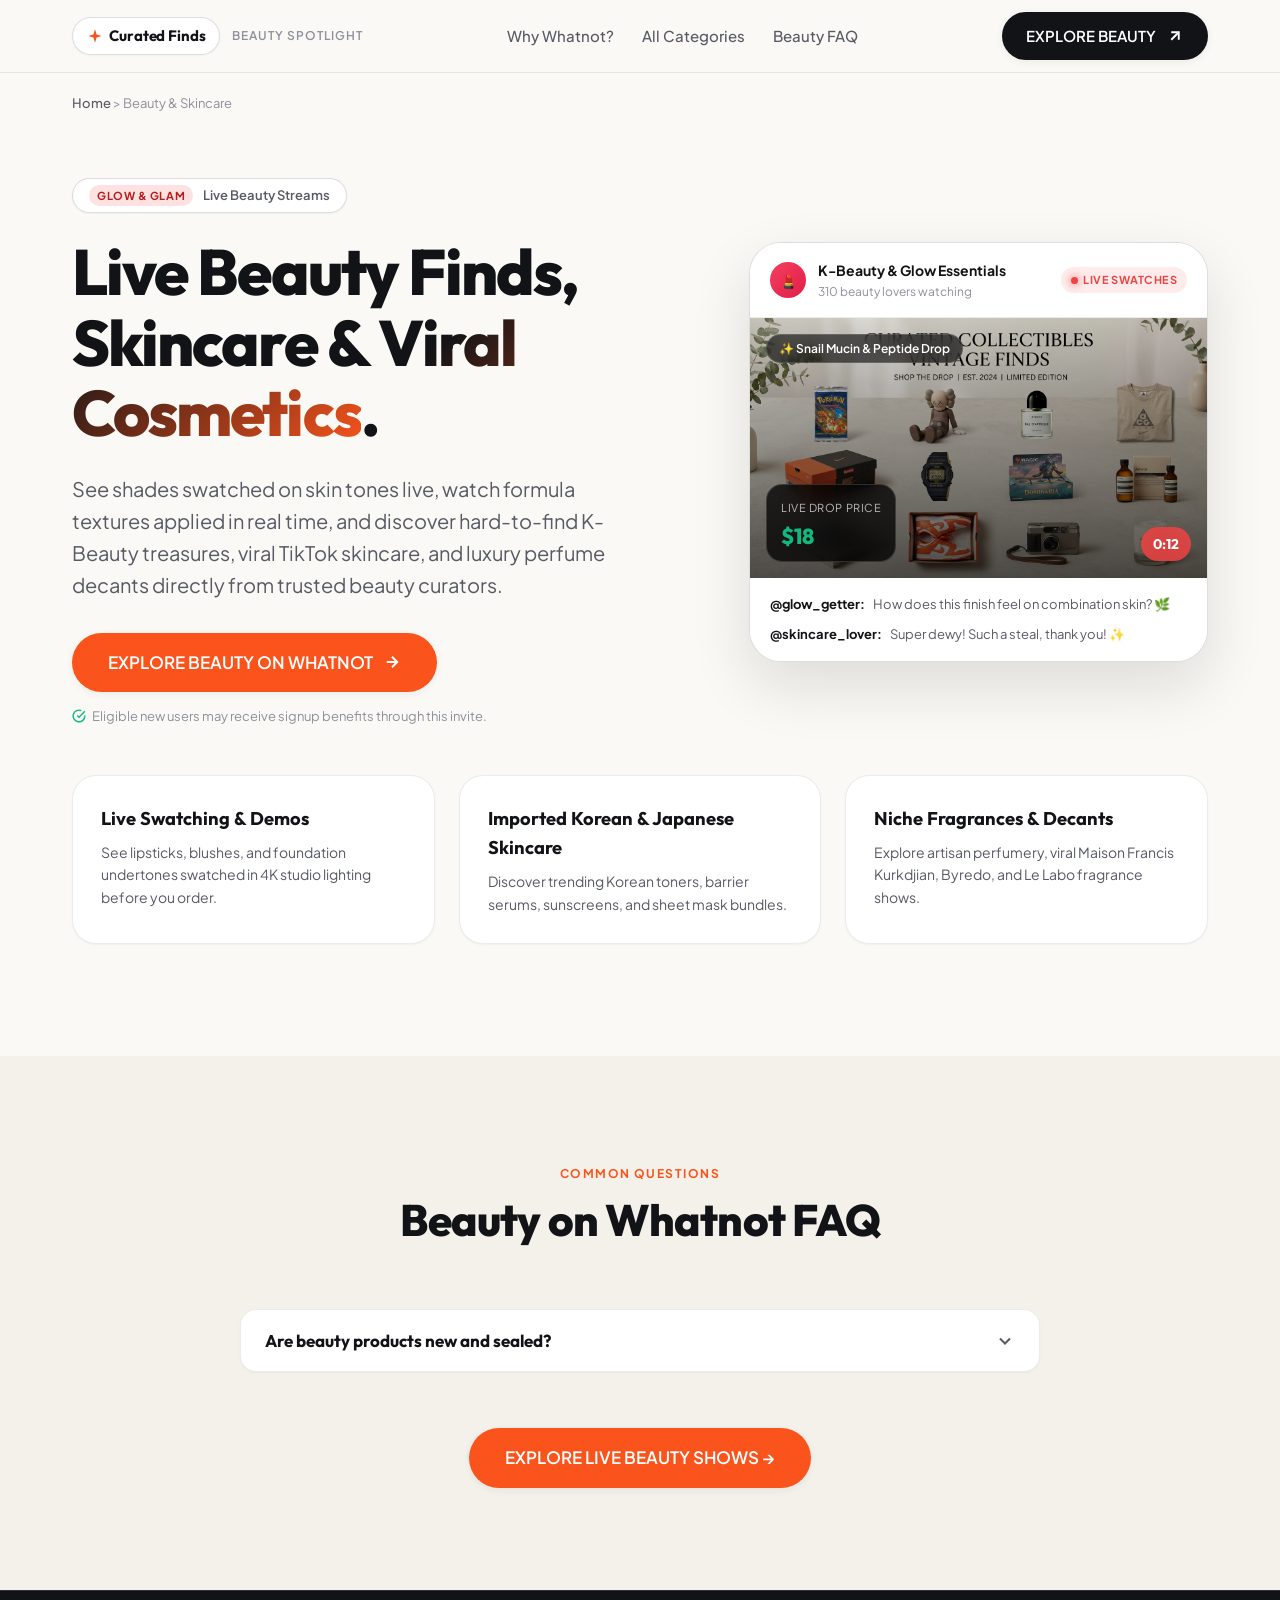
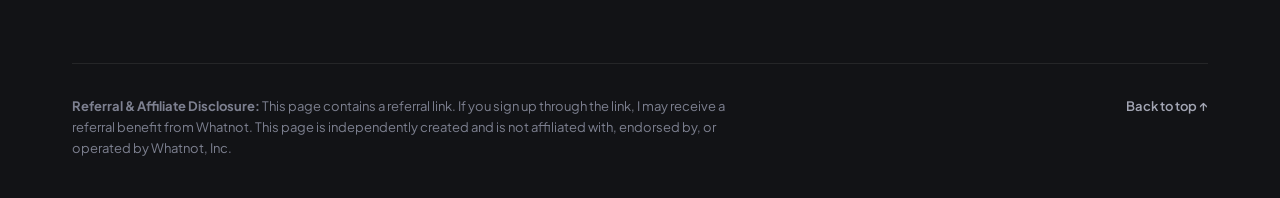
<file: beauty/index.html>
<!DOCTYPE html>
<html lang="en">
<head>
  <meta charset="UTF-8">
  <meta name="viewport" content="width=device-width, initial-scale=1.0">
  <title>Live Beauty Finds, Korean Skincare &amp; Viral Cosmetics | Whatnot</title>
  
  <meta name="description" content="Discover live beauty shopping. Korean skincare routines, viral cosmetics, luxury perfume drops, and self-care essentials streamed live on Whatnot.">
  <meta name="keywords" content="beauty finds, korean skincare, viral makeup, luxury perfume, live beauty shopping, whatnot beauty">
  <meta name="robots" content="index, follow">
  <link rel="canonical" href="https://thequadguy.github.io/whatnot-finds/beauty/">

  <meta property="og:type" content="article">
  <meta property="og:site_name" content="Live Shopping Discovery">
  <meta property="og:title" content="Live Beauty Finds &amp; Skincare Drops | Whatnot">
  <meta property="og:description" content="Watch beauty creators swatch products live, demonstrate skincare textures, and offer limited drops.">
  <meta property="og:image" content="../assets/og-image.jpg">
  <meta property="og:url" content="https://thequadguy.github.io/whatnot-finds/beauty/">

  <link rel="preconnect" href="https://fonts.googleapis.com">
  <link rel="preconnect" href="https://fonts.gstatic.com" crossorigin>
  <link href="https://fonts.googleapis.com/css2?family=Outfit:wght@500;600;700;800&family=Plus+Jakarta+Sans:wght@400;500;600;700&display=swap" rel="stylesheet">
  <link rel="stylesheet" href="../styles.css">

  <script type="application/ld+json">
  {
    "@context": "https://schema.org",
    "@type": "ItemPage",
    "name": "Live Beauty & Skincare Shopping on Whatnot",
    "description": "Curated guide to live Korean skincare, viral makeup, and fragrance streams.",
    "breadcrumb": "Home > Categories > Beauty"
  }
  </script>
</head>
<body>

  <a href="#main-content" class="skip-link">Skip to main content</a>

  <header class="site-header" id="header">
    <div class="container header-container">
      <div class="brand-logo-wrap">
        <a href="../" class="brand-badge">
          <svg class="icon-sparkle" width="16" height="16" viewBox="0 0 24 24" fill="currentColor">
            <path d="M12 2L14.39 9.61L22 12L14.39 14.39L12 22L9.61 14.39L2 12L9.61 9.61L12 2Z"/>
          </svg>
          <span>Curated Finds</span>
        </a>
        <span class="brand-subtext">Beauty Spotlight</span>
      </div>

      <nav aria-label="Main Navigation">
        <ul class="nav-links">
          <li><a href="../#about" class="nav-link">Why Whatnot?</a></li>
          <li><a href="../#categories" class="nav-link">All Categories</a></li>
          <li><a href="#faq" class="nav-link">Beauty FAQ</a></li>
        </ul>
      </nav>

      <div class="header-cta-wrap">
        <a href="https://whatnot.com/invite/gittles" target="_blank" rel="noopener noreferrer" class="btn-primary" id="beauty-nav-cta">
          <span>EXPLORE BEAUTY</span>
          <svg class="btn-icon" viewBox="0 0 24 24" fill="none" stroke="currentColor" stroke-width="2.5">
            <line x1="7" y1="17" x2="17" y2="7"></line>
            <polyline points="7 7 17 7 17 17"></polyline>
          </svg>
        </a>
      </div>
    </div>
  </header>

  <main id="main-content">
    <div class="container">
      <div class="breadcrumb-nav">
        <a href="../">Home</a> &gt; <span>Beauty &amp; Skincare</span>
      </div>
    </div>

    <!-- Category Hero -->
    <section class="category-hero">
      <div class="container">
        <div class="hero-grid">
          
          <div class="hero-content fade-up">
            <div class="hero-pill">
              <span class="hero-pill-badge" style="background:#FEE2E2; color:#B91C1C;">Glow &amp; Glam</span>
              <span>Live Beauty Streams</span>
            </div>

            <h1 class="hero-title">
              Live Beauty Finds, Skincare &amp; <span class="hero-title-highlight">Viral Cosmetics</span>.
            </h1>

            <p class="hero-subtitle">
              See shades swatched on skin tones live, watch formula textures applied in real time, and discover hard-to-find K-Beauty treasures, viral TikTok skincare, and luxury perfume decants directly from trusted beauty curators.
            </p>

            <div class="hero-cta-group">
              <a href="https://whatnot.com/invite/gittles" target="_blank" rel="noopener noreferrer" class="btn-primary btn-accent btn-large" id="beauty-hero-cta">
                <span>EXPLORE BEAUTY ON WHATNOT</span>
                <svg class="btn-icon" viewBox="0 0 24 24" fill="none" stroke="currentColor" stroke-width="2.5">
                  <line x1="5" y1="12" x2="19" y2="12"></line>
                  <polyline points="12 5 19 12 12 19"></polyline>
                </svg>
              </a>

              <div class="cta-disclaimer">
                <svg viewBox="0 0 24 24" fill="none" stroke="currentColor" stroke-width="2.5">
                  <path d="M22 11.08V12a10 10 0 1 1-5.93-9.14"></path>
                  <polyline points="22 4 12 14.01 9 11.01"></polyline>
                </svg>
                <span>Eligible new users may receive signup benefits through this invite.</span>
              </div>
            </div>
          </div>

          <!-- Visual Card -->
          <div class="hero-visual fade-up">
            <div class="hero-main-card">
              <div class="stream-header">
                <div class="stream-host">
                  <div class="stream-avatar" style="background: linear-gradient(135deg, #F43F5E, #E11D48);">💄</div>
                  <div class="stream-info">
                    <h4>K-Beauty &amp; Glow Essentials</h4>
                    <p>310 beauty lovers watching</p>
                  </div>
                </div>
                <div class="live-indicator"><span class="pulse-dot"></span> LIVE SWATCHES</div>
              </div>
              <div class="stream-visual-preview" style="background: #3B1E2B url('../assets/og-image.jpg') center/cover no-repeat;">
                <div class="preview-tag">✨ Snail Mucin &amp; Peptide Drop</div>
                <div class="preview-bid-overlay">
                  <div class="current-bid-box">
                    <span class="bid-label">Live Drop Price</span>
                    <div class="bid-value">$18</div>
                  </div>
                  <div class="timer-box">0:12</div>
                </div>
              </div>
              <div class="stream-chat-preview">
                <div class="chat-bubble">
                  <span class="chat-user">@glow_getter:</span>
                  <span class="chat-msg">How does this finish feel on combination skin? 🌿</span>
                </div>
                <div class="chat-bubble">
                  <span class="chat-user">@skincare_lover:</span>
                  <span class="chat-msg">Super dewy! Such a steal, thank you! ✨</span>
                </div>
              </div>
            </div>
          </div>

        </div>

        <div class="category-highlights-grid fade-up">
          <div class="cat-highlight-item">
            <h4>Live Swatching &amp; Demos</h4>
            <p>See lipsticks, blushes, and foundation undertones swatched in 4K studio lighting before you order.</p>
          </div>
          <div class="cat-highlight-item">
            <h4>Imported Korean &amp; Japanese Skincare</h4>
            <p>Discover trending Korean toners, barrier serums, sunscreens, and sheet mask bundles.</p>
          </div>
          <div class="cat-highlight-item">
            <h4>Niche Fragrances &amp; Decants</h4>
            <p>Explore artisan perfumery, viral Maison Francis Kurkdjian, Byredo, and Le Labo fragrance shows.</p>
          </div>
        </div>

      </div>
    </section>

    <!-- FAQ Section -->
    <section class="section section-alt" id="faq">
      <div class="container">
        <div class="section-header fade-up">
          <span class="section-tag">Common Questions</span>
          <h2 class="section-title">Beauty on Whatnot FAQ</h2>
        </div>

        <div class="faq-wrap fade-up">
          <div class="faq-item">
            <button class="faq-question" type="button">
              <span>Are beauty products new and sealed?</span>
              <svg class="faq-icon" viewBox="0 0 24 24" fill="none" stroke="currentColor" stroke-width="2.5"><polyline points="6 9 12 15 18 9"></polyline></svg>
            </button>
            <div class="faq-answer">
              <p>Yes. Sellers clearly display safety seals, batch codes, and expiration dates live on camera so you know every product is sealed and pristine.</p>
            </div>
          </div>
        </div>

        <div class="category-bottom-cta fade-up">
          <a href="https://whatnot.com/invite/gittles" target="_blank" rel="noopener noreferrer" class="btn-primary btn-accent btn-large" id="beauty-bottom-cta">
            <span>EXPLORE LIVE BEAUTY SHOWS &rarr;</span>
          </a>
        </div>
      </div>
    </section>

  </main>

  <div class="mobile-sticky-bar" id="mobile-sticky-cta">
    <div class="sticky-text">
      <span class="sticky-title">Explore Live Beauty</span>
      <span class="sticky-sub">Watch skincare &amp; makeup streams</span>
    </div>
    <a href="https://whatnot.com/invite/gittles" target="_blank" rel="noopener noreferrer" class="sticky-btn" id="mobile-sticky-beauty-btn">
      <span>Join Free &rarr;</span>
    </a>
  </div>

  <footer class="site-footer">
    <div class="container">
      <div class="footer-bottom">
        <p class="footer-disclaimer">
          <strong>Referral &amp; Affiliate Disclosure:</strong> This page contains a referral link. If you sign up through the link, I may receive a referral benefit from Whatnot. This page is independently created and is not affiliated with, endorsed by, or operated by Whatnot, Inc.
        </p>
        <a href="#header" class="back-to-top"><span>Back to top &uarr;</span></a>
      </div>
    </div>
  </footer>

  <script src="../script.js"></script>
  <script src="../analytics.js"></script>
</body>
</html>
</file>
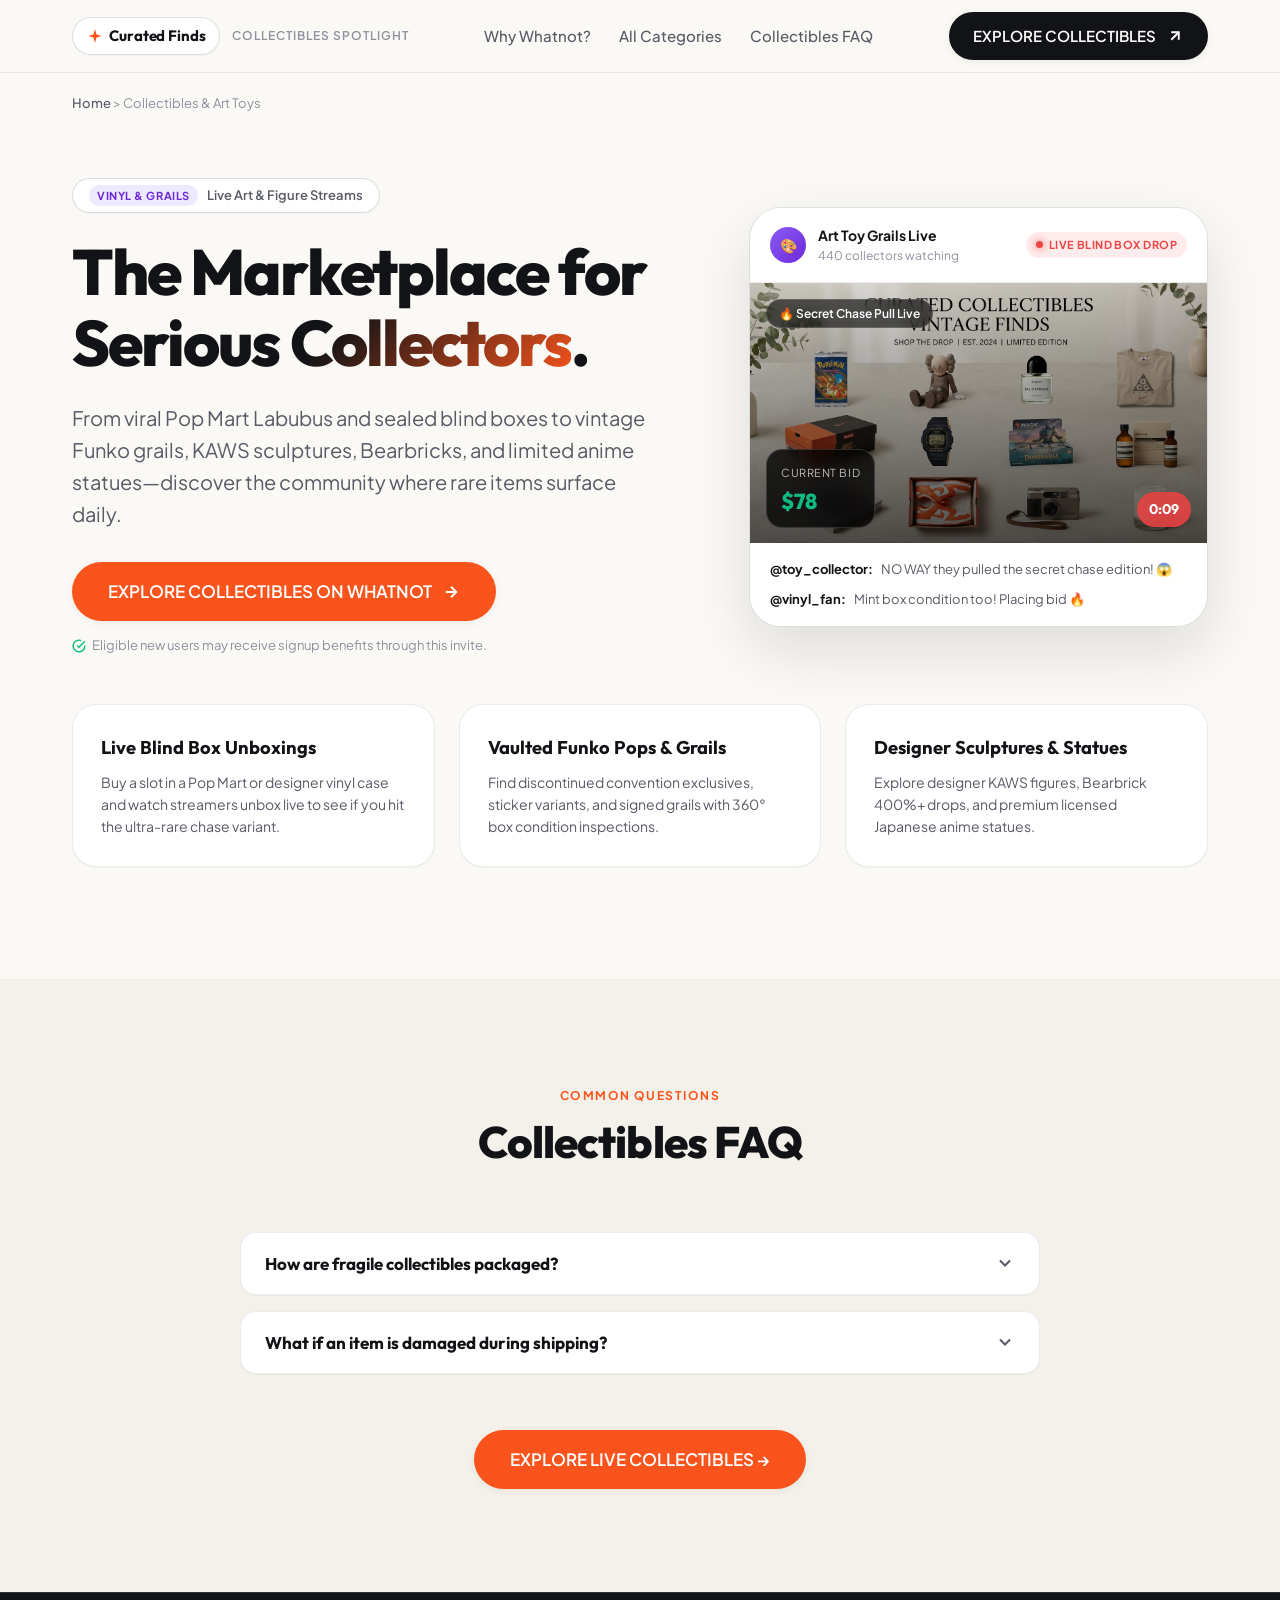
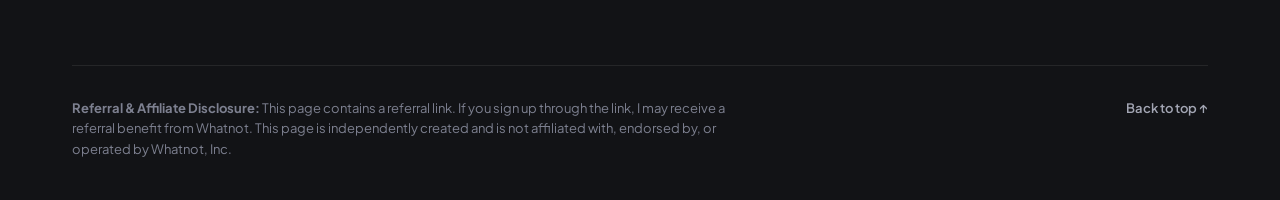
<file: collectibles/index.html>
<!DOCTYPE html>
<html lang="en">
<head>
  <meta charset="UTF-8">
  <meta name="viewport" content="width=device-width, initial-scale=1.0">
  <title>Collectibles, Art Toys, Labubus &amp; Funko Grails | Whatnot</title>
  
  <meta name="description" content="The live marketplace for serious collectors and rare art toys. KAWS, Labubu, Pop Mart blind boxes, Bearbricks, Funko grails, and anime statues on Whatnot.">
  <meta name="keywords" content="collectibles, rare collectibles, art toys, labubu, funko pop grails, pop mart blind box, kaws, whatnot collectibles">
  <meta name="robots" content="index, follow">
  <link rel="canonical" href="https://thequadguy.github.io/whatnot-finds/collectibles/">

  <meta property="og:type" content="article">
  <meta property="og:site_name" content="Live Shopping Discovery">
  <meta property="og:title" content="The Marketplace for Serious Collectors &amp; Rare Art Toys | Whatnot">
  <meta property="og:description" content="Live unboxings of blind boxes, mint vinyl art toys, Funko grails, and limited designer statues.">
  <meta property="og:image" content="../assets/og-image.jpg">
  <meta property="og:url" content="https://thequadguy.github.io/whatnot-finds/collectibles/">

  <link rel="preconnect" href="https://fonts.googleapis.com">
  <link rel="preconnect" href="https://fonts.gstatic.com" crossorigin>
  <link href="https://fonts.googleapis.com/css2?family=Outfit:wght@500;600;700;800&family=Plus+Jakarta+Sans:wght@400;500;600;700&display=swap" rel="stylesheet">
  <link rel="stylesheet" href="../styles.css">

  <script type="application/ld+json">
  {
    "@context": "https://schema.org",
    "@type": "ItemPage",
    "name": "Live Collectibles & Art Toy Shopping on Whatnot",
    "description": "Curated guide to live vinyl art toy streams, blind box unboxings, and collector auctions.",
    "breadcrumb": "Home > Categories > Collectibles"
  }
  </script>
</head>
<body>

  <a href="#main-content" class="skip-link">Skip to main content</a>

  <header class="site-header" id="header">
    <div class="container header-container">
      <div class="brand-logo-wrap">
        <a href="../" class="brand-badge">
          <svg class="icon-sparkle" width="16" height="16" viewBox="0 0 24 24" fill="currentColor">
            <path d="M12 2L14.39 9.61L22 12L14.39 14.39L12 22L9.61 14.39L2 12L9.61 9.61L12 2Z"/>
          </svg>
          <span>Curated Finds</span>
        </a>
        <span class="brand-subtext">Collectibles Spotlight</span>
      </div>

      <nav aria-label="Main Navigation">
        <ul class="nav-links">
          <li><a href="../#about" class="nav-link">Why Whatnot?</a></li>
          <li><a href="../#categories" class="nav-link">All Categories</a></li>
          <li><a href="#faq" class="nav-link">Collectibles FAQ</a></li>
        </ul>
      </nav>

      <div class="header-cta-wrap">
        <a href="https://whatnot.com/invite/gittles" target="_blank" rel="noopener noreferrer" class="btn-primary" id="collectibles-nav-cta">
          <span>EXPLORE COLLECTIBLES</span>
          <svg class="btn-icon" viewBox="0 0 24 24" fill="none" stroke="currentColor" stroke-width="2.5">
            <line x1="7" y1="17" x2="17" y2="7"></line>
            <polyline points="7 7 17 7 17 17"></polyline>
          </svg>
        </a>
      </div>
    </div>
  </header>

  <main id="main-content">
    <div class="container">
      <div class="breadcrumb-nav">
        <a href="../">Home</a> &gt; <span>Collectibles &amp; Art Toys</span>
      </div>
    </div>

    <!-- Category Hero -->
    <section class="category-hero">
      <div class="container">
        <div class="hero-grid">
          
          <div class="hero-content fade-up">
            <div class="hero-pill">
              <span class="hero-pill-badge" style="background:#EDE9FE; color:#6D28D9;">Vinyl &amp; Grails</span>
              <span>Live Art &amp; Figure Streams</span>
            </div>

            <h1 class="hero-title">
              The Marketplace for Serious <span class="hero-title-highlight">Collectors</span>.
            </h1>

            <p class="hero-subtitle">
              From viral Pop Mart Labubus and sealed blind boxes to vintage Funko grails, KAWS sculptures, Bearbricks, and limited anime statues—discover the community where rare items surface daily.
            </p>

            <div class="hero-cta-group">
              <a href="https://whatnot.com/invite/gittles" target="_blank" rel="noopener noreferrer" class="btn-primary btn-accent btn-large" id="collectibles-hero-cta">
                <span>EXPLORE COLLECTIBLES ON WHATNOT</span>
                <svg class="btn-icon" viewBox="0 0 24 24" fill="none" stroke="currentColor" stroke-width="2.5">
                  <line x1="5" y1="12" x2="19" y2="12"></line>
                  <polyline points="12 5 19 12 12 19"></polyline>
                </svg>
              </a>

              <div class="cta-disclaimer">
                <svg viewBox="0 0 24 24" fill="none" stroke="currentColor" stroke-width="2.5">
                  <path d="M22 11.08V12a10 10 0 1 1-5.93-9.14"></path>
                  <polyline points="22 4 12 14.01 9 11.01"></polyline>
                </svg>
                <span>Eligible new users may receive signup benefits through this invite.</span>
              </div>
            </div>
          </div>

          <!-- Visual Card -->
          <div class="hero-visual fade-up">
            <div class="hero-main-card">
              <div class="stream-header">
                <div class="stream-host">
                  <div class="stream-avatar" style="background: linear-gradient(135deg, #8B5CF6, #6D28D9);">🎨</div>
                  <div class="stream-info">
                    <h4>Art Toy Grails Live</h4>
                    <p>440 collectors watching</p>
                  </div>
                </div>
                <div class="live-indicator"><span class="pulse-dot"></span> LIVE BLIND BOX DROP</div>
              </div>
              <div class="stream-visual-preview" style="background: #1E1B4B url('../assets/og-image.jpg') center/cover no-repeat;">
                <div class="preview-tag">🔥 Secret Chase Pull Live</div>
                <div class="preview-bid-overlay">
                  <div class="current-bid-box">
                    <span class="bid-label">Current Bid</span>
                    <div class="bid-value">$78</div>
                  </div>
                  <div class="timer-box">0:09</div>
                </div>
              </div>
              <div class="stream-chat-preview">
                <div class="chat-bubble">
                  <span class="chat-user">@toy_collector:</span>
                  <span class="chat-msg">NO WAY they pulled the secret chase edition! 😱</span>
                </div>
                <div class="chat-bubble">
                  <span class="chat-user">@vinyl_fan:</span>
                  <span class="chat-msg">Mint box condition too! Placing bid 🔥</span>
                </div>
              </div>
            </div>
          </div>

        </div>

        <div class="category-highlights-grid fade-up">
          <div class="cat-highlight-item">
            <h4>Live Blind Box Unboxings</h4>
            <p>Buy a slot in a Pop Mart or designer vinyl case and watch streamers unbox live to see if you hit the ultra-rare chase variant.</p>
          </div>
          <div class="cat-highlight-item">
            <h4>Vaulted Funko Pops &amp; Grails</h4>
            <p>Find discontinued convention exclusives, sticker variants, and signed grails with 360° box condition inspections.</p>
          </div>
          <div class="cat-highlight-item">
            <h4>Designer Sculptures &amp; Statues</h4>
            <p>Explore designer KAWS figures, Bearbrick 400%+ drops, and premium licensed Japanese anime statues.</p>
          </div>
        </div>

      </div>
    </section>

    <!-- FAQ Section -->
    <section class="section section-alt" id="faq">
      <div class="container">
        <div class="section-header fade-up">
          <span class="section-tag">Common Questions</span>
          <h2 class="section-title">Collectibles FAQ</h2>
        </div>

        <div class="faq-wrap fade-up">
          <div class="faq-item">
            <button class="faq-question" type="button">
              <span>How are fragile collectibles packaged?</span>
              <svg class="faq-icon" viewBox="0 0 24 24" fill="none" stroke="currentColor" stroke-width="2.5"><polyline points="6 9 12 15 18 9"></polyline></svg>
            </button>
            <div class="faq-answer">
              <p>Top collectors on Whatnot treat items with extreme care, using pop protectors, bubble wrap, and sturdy double-boxing aiming to protect packaging and items securely in transit.</p>
            </div>
          </div>

          <div class="faq-item">
            <button class="faq-question" type="button">
              <span>What if an item is damaged during shipping?</span>
              <svg class="faq-icon" viewBox="0 0 24 24" fill="none" stroke="currentColor" stroke-width="2.5"><polyline points="6 9 12 15 18 9"></polyline></svg>
            </button>
            <div class="faq-answer">
              <p>Sellers carefully package collectibles and showcase box condition from all angles live on stream.</p>
            </div>
          </div>
        </div>

        <div class="category-bottom-cta fade-up">
          <a href="https://whatnot.com/invite/gittles" target="_blank" rel="noopener noreferrer" class="btn-primary btn-accent btn-large" id="collectibles-bottom-cta">
            <span>EXPLORE LIVE COLLECTIBLES &rarr;</span>
          </a>
        </div>
      </div>
    </section>

  </main>

  <div class="mobile-sticky-bar" id="mobile-sticky-cta">
    <div class="sticky-text">
      <span class="sticky-title">Explore Collectibles</span>
      <span class="sticky-sub">Watch art toys &amp; vinyl auctions</span>
    </div>
    <a href="https://whatnot.com/invite/gittles" target="_blank" rel="noopener noreferrer" class="sticky-btn" id="mobile-sticky-collectibles-btn">
      <span>Join Free &rarr;</span>
    </a>
  </div>

  <footer class="site-footer">
    <div class="container">
      <div class="footer-bottom">
        <p class="footer-disclaimer">
          <strong>Referral &amp; Affiliate Disclosure:</strong> This page contains a referral link. If you sign up through the link, I may receive a referral benefit from Whatnot. This page is independently created and is not affiliated with, endorsed by, or operated by Whatnot, Inc.
        </p>
        <a href="#header" class="back-to-top"><span>Back to top &uarr;</span></a>
      </div>
    </div>
  </footer>

  <script src="../script.js"></script>
  <script src="../analytics.js"></script>
</body>
</html>
</file>
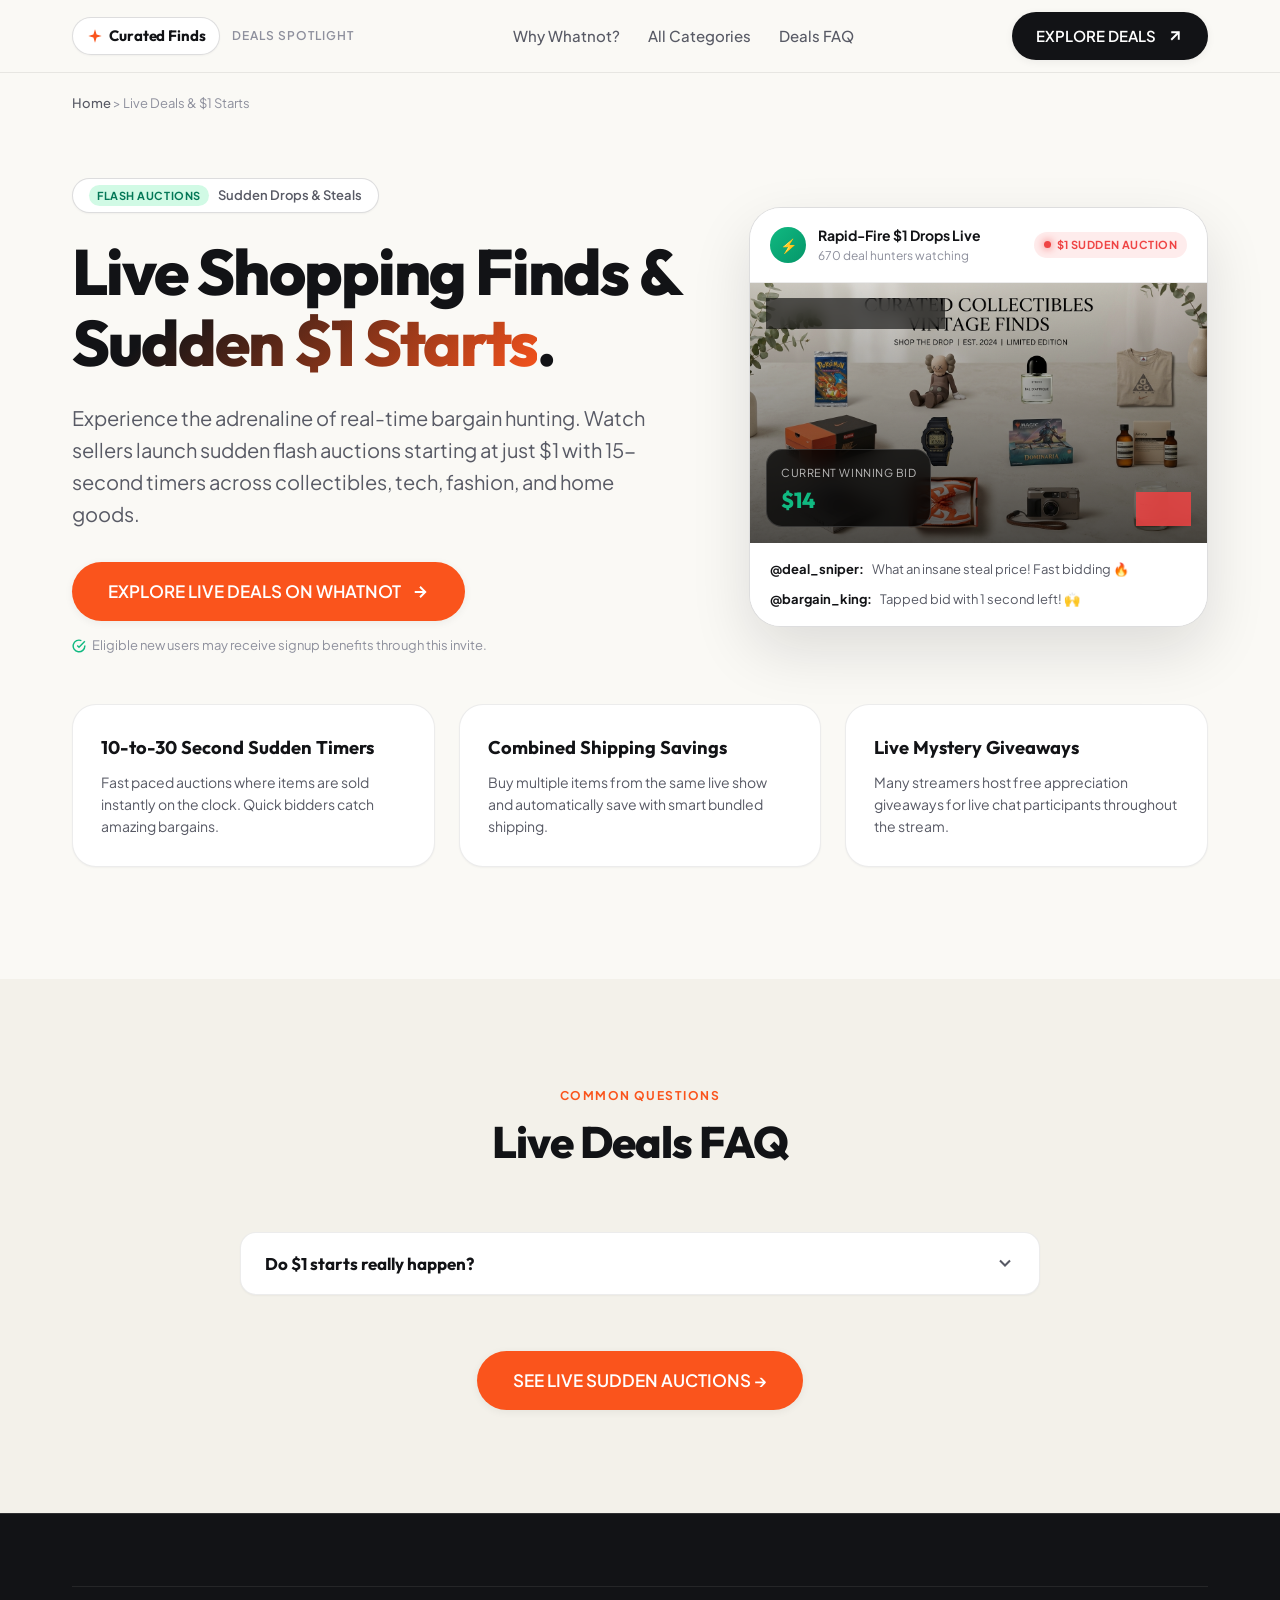
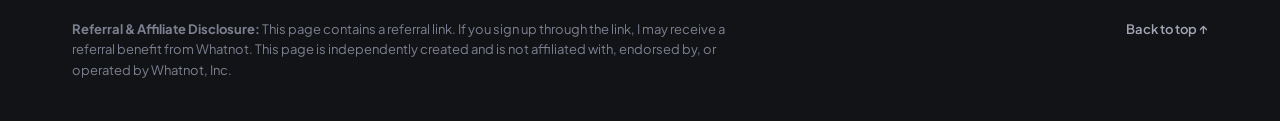
<file: deals/index.html>
<!DOCTYPE html>
<html lang="en">
<head>
  <meta charset="UTF-8">
  <meta name="viewport" content="width=device-width, initial-scale=1.0">
  <title>Live Shopping Finds, Flash Sales &amp; $1 Starts | Whatnot</title>
  
  <meta name="description" content="Discover live shopping finds, sudden $1 start auctions, flash inventory drops, and surprise bargains happening in real time on Whatnot.">
  <meta name="keywords" content="live shopping deals, 1 dollar start auctions, flash sales, shopping finds, whatnot deals">
  <meta name="robots" content="index, follow">
  <link rel="canonical" href="https://thequadguy.github.io/whatnot-finds/deals/">

  <meta property="og:type" content="article">
  <meta property="og:site_name" content="Live Shopping Discovery">
  <meta property="og:title" content="Live Shopping Finds &amp; Sudden $1 Starts | Whatnot">
  <meta property="og:description" content="Fast-paced live auctions starting at $1 across collectibles, electronics, streetwear, and home finds.">
  <meta property="og:image" content="../assets/og-image.jpg">
  <meta property="og:url" content="https://thequadguy.github.io/whatnot-finds/deals/">

  <link rel="preconnect" href="https://fonts.googleapis.com">
  <link rel="preconnect" href="https://fonts.gstatic.com" crossorigin>
  <link href="https://fonts.googleapis.com/css2?family=Outfit:wght@500;600;700;800&family=Plus+Jakarta+Sans:wght@400;500;600;700&display=swap" rel="stylesheet">
  <link rel="stylesheet" href="../styles.css">

  <script type="application/ld+json">
  {
    "@context": "https://schema.org",
    "@type": "ItemPage",
    "name": "Live Deals & $1 Start Auctions on Whatnot",
    "description": "Curated guide to live sudden starts, flash liquidation streams, and shopping deals.",
    "breadcrumb": "Home > Categories > Deals"
  }
  </script>
</head>
<body>

  <a href="#main-content" class="skip-link">Skip to main content</a>

  <header class="site-header" id="header">
    <div class="container header-container">
      <div class="brand-logo-wrap">
        <a href="../" class="brand-badge">
          <svg class="icon-sparkle" width="16" height="16" viewBox="0 0 24 24" fill="currentColor">
            <path d="M12 2L14.39 9.61L22 12L14.39 14.39L12 22L9.61 14.39L2 12L9.61 9.61L12 2Z"/>
          </svg>
          <span>Curated Finds</span>
        </a>
        <span class="brand-subtext">Deals Spotlight</span>
      </div>

      <nav aria-label="Main Navigation">
        <ul class="nav-links">
          <li><a href="../#about" class="nav-link">Why Whatnot?</a></li>
          <li><a href="../#categories" class="nav-link">All Categories</a></li>
          <li><a href="#faq" class="nav-link">Deals FAQ</a></li>
        </ul>
      </nav>

      <div class="header-cta-wrap">
        <a href="https://whatnot.com/invite/gittles" target="_blank" rel="noopener noreferrer" class="btn-primary" id="deals-nav-cta">
          <span>EXPLORE DEALS</span>
          <svg class="btn-icon" viewBox="0 0 24 24" fill="none" stroke="currentColor" stroke-width="2.5">
            <line x1="7" y1="17" x2="17" y2="7"></line>
            <polyline points="7 7 17 7 17 17"></polyline>
          </svg>
        </a>
      </div>
    </div>
  </header>

  <main id="main-content">
    <div class="container">
      <div class="breadcrumb-nav">
        <a href="../">Home</a> &gt; <span>Live Deals &amp; $1 Starts</span>
      </div>
    </div>

    <!-- Category Hero -->
    <section class="category-hero">
      <div class="container">
        <div class="hero-grid">
          
          <div class="hero-content fade-up">
            <div class="hero-pill">
              <span class="hero-pill-badge" style="background:#D1FAE5; color:#047857;">Flash Auctions</span>
              <span>Sudden Drops &amp; Steals</span>
            </div>

            <h1 class="hero-title">
              Live Shopping Finds &amp; <span class="hero-title-highlight">Sudden $1 Starts</span>.
            </h1>

            <p class="hero-subtitle">
              Experience the adrenaline of real-time bargain hunting. Watch sellers launch sudden flash auctions starting at just $1 with 15-second timers across collectibles, tech, fashion, and home goods.
            </p>

            <div class="hero-cta-group">
              <a href="https://whatnot.com/invite/gittles" target="_blank" rel="noopener noreferrer" class="btn-primary btn-accent btn-large" id="deals-hero-cta">
                <span>EXPLORE LIVE DEALS ON WHATNOT</span>
                <svg class="btn-icon" viewBox="0 0 24 24" fill="none" stroke="currentColor" stroke-width="2.5">
                  <line x1="5" y1="12" x2="19" y2="12"></line>
                  <polyline points="12 5 19 12 12 19"></polyline>
                </svg>
              </a>

              <div class="cta-disclaimer">
                <svg viewBox="0 0 24 24" fill="none" stroke="currentColor" stroke-width="2.5">
                  <path d="M22 11.08V12a10 10 0 1 1-5.93-9.14"></path>
                  <polyline points="22 4 12 14.01 9 11.01"></polyline>
                </svg>
                <span>Eligible new users may receive signup benefits through this invite.</span>
              </div>
            </div>
          </div>

          <!-- Visual Card -->
          <div class="hero-visual fade-up">
            <div class="hero-main-card">
              <div class="stream-header">
                <div class="stream-host">
                  <div class="stream-avatar" style="background: linear-gradient(135deg, #10B981, #059669);">⚡</div>
                  <div class="stream-info">
                    <h4>Rapid-Fire $1 Drops Live</h4>
                    <p>670 deal hunters watching</p>
                  </div>
                </div>
                <div class="live-indicator"><span class="pulse-dot"></span> $1 SUDDEN AUCTION</div>
              </div>
              <div class="stream-visual-preview" style="background: #064E3B url('../assets/og-image.jpg') center/cover no-repeat;">
                <div class="preview-tag">🔥 Sudden 15s Countdown</div>
                <div class="preview-bid-overlay">
                  <div class="current-bid-box">
                    <span class="bid-label">Current Winning Bid</span>
                    <div class="bid-value">$14</div>
                  </div>
                  <div class="timer-box">0:04</div>
                </div>
              </div>
              <div class="stream-chat-preview">
                <div class="chat-bubble">
                  <span class="chat-user">@deal_sniper:</span>
                  <span class="chat-msg">What an insane steal price! Fast bidding 🔥</span>
                </div>
                <div class="chat-bubble">
                  <span class="chat-user">@bargain_king:</span>
                  <span class="chat-msg">Tapped bid with 1 second left! 🙌</span>
                </div>
              </div>
            </div>
          </div>

        </div>

        <div class="category-highlights-grid fade-up">
          <div class="cat-highlight-item">
            <h4>10-to-30 Second Sudden Timers</h4>
            <p>Fast paced auctions where items are sold instantly on the clock. Quick bidders catch amazing bargains.</p>
          </div>
          <div class="cat-highlight-item">
            <h4>Combined Shipping Savings</h4>
            <p>Buy multiple items from the same live show and automatically save with smart bundled shipping.</p>
          </div>
          <div class="cat-highlight-item">
            <h4>Live Mystery Giveaways</h4>
            <p>Many streamers host free appreciation giveaways for live chat participants throughout the stream.</p>
          </div>
        </div>

      </div>
    </section>

    <!-- FAQ Section -->
    <section class="section section-alt" id="faq">
      <div class="container">
        <div class="section-header fade-up">
          <span class="section-tag">Common Questions</span>
          <h2 class="section-title">Live Deals FAQ</h2>
        </div>

        <div class="faq-wrap fade-up">
          <div class="faq-item">
            <button class="faq-question" type="button">
              <span>Do $1 starts really happen?</span>
              <svg class="faq-icon" viewBox="0 0 24 24" fill="none" stroke="currentColor" stroke-width="2.5"><polyline points="6 9 12 15 18 9"></polyline></svg>
            </button>
            <div class="faq-answer">
              <p>Yes! Many high-volume sellers regularly start items at $1 to create excitement and move inventory rapidly.</p>
            </div>
          </div>
        </div>

        <div class="category-bottom-cta fade-up">
          <a href="https://whatnot.com/invite/gittles" target="_blank" rel="noopener noreferrer" class="btn-primary btn-accent btn-large" id="deals-bottom-cta">
            <span>SEE LIVE SUDDEN AUCTIONS &rarr;</span>
          </a>
        </div>
      </div>
    </section>

  </main>

  <div class="mobile-sticky-bar" id="mobile-sticky-cta">
    <div class="sticky-text">
      <span class="sticky-title">Explore Live Deals</span>
      <span class="sticky-sub">Watch $1 starts &amp; sudden drops</span>
    </div>
    <a href="https://whatnot.com/invite/gittles" target="_blank" rel="noopener noreferrer" class="sticky-btn" id="mobile-sticky-deals-btn">
      <span>Join Free &rarr;</span>
    </a>
  </div>

  <footer class="site-footer">
    <div class="container">
      <div class="footer-bottom">
        <p class="footer-disclaimer">
          <strong>Referral &amp; Affiliate Disclosure:</strong> This page contains a referral link. If you sign up through the link, I may receive a referral benefit from Whatnot. This page is independently created and is not affiliated with, endorsed by, or operated by Whatnot, Inc.
        </p>
        <a href="#header" class="back-to-top"><span>Back to top &uarr;</span></a>
      </div>
    </div>
  </footer>

  <script src="../script.js"></script>
  <script src="../analytics.js"></script>
</body>
</html>
</file>
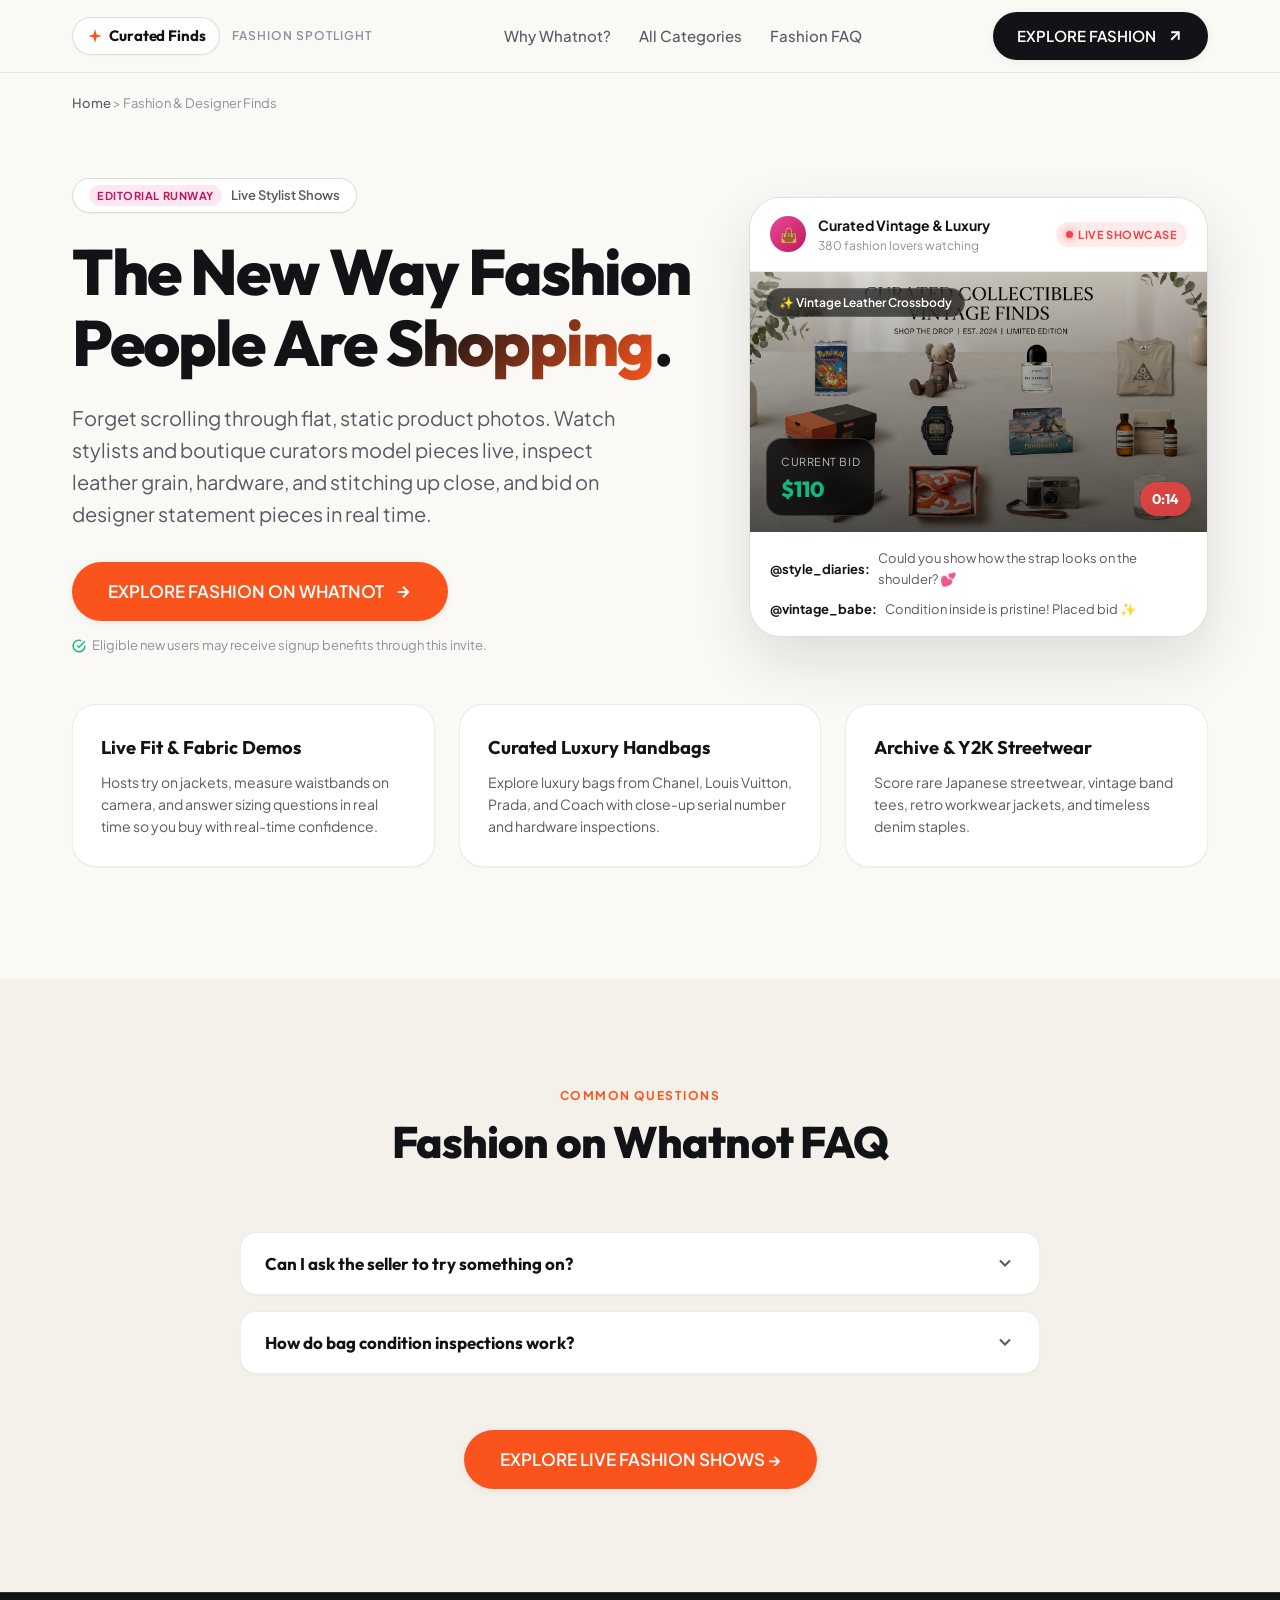
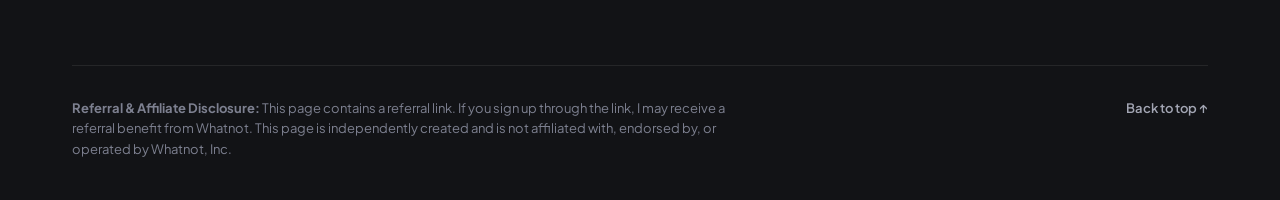
<file: fashion/index.html>
<!DOCTYPE html>
<html lang="en">
<head>
  <meta charset="UTF-8">
  <meta name="viewport" content="width=device-width, initial-scale=1.0">
  <title>Designer Fashion, Handbags &amp; Live Runway Streams | Whatnot</title>
  
  <meta name="description" content="The new way fashion people are shopping. Designer luxury handbags, vintage denim, archive streetwear, and curated boutique fashion in live video shows on Whatnot.">
  <meta name="keywords" content="fashion finds, designer fashion, luxury handbags, vintage denim, live fashion shopping, whatnot fashion">
  <meta name="robots" content="index, follow">
  <link rel="canonical" href="https://thequadguy.github.io/whatnot-finds/fashion/">

  <meta property="og:type" content="article">
  <meta property="og:site_name" content="Live Shopping Discovery">
  <meta property="og:title" content="The New Way Fashion People Are Shopping | Whatnot">
  <meta property="og:description" content="Watch stylists try on pieces, inspect luxury bags up close, and discover rare archive fashion live.">
  <meta property="og:image" content="../assets/og-image.jpg">
  <meta property="og:url" content="https://thequadguy.github.io/whatnot-finds/fashion/">

  <link rel="preconnect" href="https://fonts.googleapis.com">
  <link rel="preconnect" href="https://fonts.gstatic.com" crossorigin>
  <link href="https://fonts.googleapis.com/css2?family=Outfit:wght@500;600;700;800&family=Plus+Jakarta+Sans:wght@400;500;600;700&display=swap" rel="stylesheet">
  <link rel="stylesheet" href="../styles.css">

  <script type="application/ld+json">
  {
    "@context": "https://schema.org",
    "@type": "ItemPage",
    "name": "Live Fashion & Designer Shopping on Whatnot",
    "description": "Curated guide to live luxury handbag streams, vintage fashion, and runway try-ons.",
    "breadcrumb": "Home > Categories > Fashion"
  }
  </script>
</head>
<body>

  <a href="#main-content" class="skip-link">Skip to main content</a>

  <header class="site-header" id="header">
    <div class="container header-container">
      <div class="brand-logo-wrap">
        <a href="../" class="brand-badge">
          <svg class="icon-sparkle" width="16" height="16" viewBox="0 0 24 24" fill="currentColor">
            <path d="M12 2L14.39 9.61L22 12L14.39 14.39L12 22L9.61 14.39L2 12L9.61 9.61L12 2Z"/>
          </svg>
          <span>Curated Finds</span>
        </a>
        <span class="brand-subtext">Fashion Spotlight</span>
      </div>

      <nav aria-label="Main Navigation">
        <ul class="nav-links">
          <li><a href="../#about" class="nav-link">Why Whatnot?</a></li>
          <li><a href="../#categories" class="nav-link">All Categories</a></li>
          <li><a href="#faq" class="nav-link">Fashion FAQ</a></li>
        </ul>
      </nav>

      <div class="header-cta-wrap">
        <a href="https://whatnot.com/invite/gittles" target="_blank" rel="noopener noreferrer" class="btn-primary" id="fashion-nav-cta">
          <span>EXPLORE FASHION</span>
          <svg class="btn-icon" viewBox="0 0 24 24" fill="none" stroke="currentColor" stroke-width="2.5">
            <line x1="7" y1="17" x2="17" y2="7"></line>
            <polyline points="7 7 17 7 17 17"></polyline>
          </svg>
        </a>
      </div>
    </div>
  </header>

  <main id="main-content">
    <div class="container">
      <div class="breadcrumb-nav">
        <a href="../">Home</a> &gt; <span>Fashion &amp; Designer Finds</span>
      </div>
    </div>

    <!-- Category Hero -->
    <section class="category-hero">
      <div class="container">
        <div class="hero-grid">
          
          <div class="hero-content fade-up">
            <div class="hero-pill">
              <span class="hero-pill-badge" style="background:#FCE7F3; color:#BE185D;">Editorial Runway</span>
              <span>Live Stylist Shows</span>
            </div>

            <h1 class="hero-title">
              The New Way Fashion People Are <span class="hero-title-highlight">Shopping</span>.
            </h1>

            <p class="hero-subtitle">
              Forget scrolling through flat, static product photos. Watch stylists and boutique curators model pieces live, inspect leather grain, hardware, and stitching up close, and bid on designer statement pieces in real time.
            </p>

            <div class="hero-cta-group">
              <a href="https://whatnot.com/invite/gittles" target="_blank" rel="noopener noreferrer" class="btn-primary btn-accent btn-large" id="fashion-hero-cta">
                <span>EXPLORE FASHION ON WHATNOT</span>
                <svg class="btn-icon" viewBox="0 0 24 24" fill="none" stroke="currentColor" stroke-width="2.5">
                  <line x1="5" y1="12" x2="19" y2="12"></line>
                  <polyline points="12 5 19 12 12 19"></polyline>
                </svg>
              </a>

              <div class="cta-disclaimer">
                <svg viewBox="0 0 24 24" fill="none" stroke="currentColor" stroke-width="2.5">
                  <path d="M22 11.08V12a10 10 0 1 1-5.93-9.14"></path>
                  <polyline points="22 4 12 14.01 9 11.01"></polyline>
                </svg>
                <span>Eligible new users may receive signup benefits through this invite.</span>
              </div>
            </div>
          </div>

          <!-- Visual Card -->
          <div class="hero-visual fade-up">
            <div class="hero-main-card">
              <div class="stream-header">
                <div class="stream-host">
                  <div class="stream-avatar" style="background: linear-gradient(135deg, #EC4899, #BE185D);">👜</div>
                  <div class="stream-info">
                    <h4>Curated Vintage &amp; Luxury</h4>
                    <p>380 fashion lovers watching</p>
                  </div>
                </div>
                <div class="live-indicator"><span class="pulse-dot"></span> LIVE SHOWCASE</div>
              </div>
              <div class="stream-visual-preview" style="background: #2D1B2D url('../assets/og-image.jpg') center/cover no-repeat;">
                <div class="preview-tag">✨ Vintage Leather Crossbody</div>
                <div class="preview-bid-overlay">
                  <div class="current-bid-box">
                    <span class="bid-label">Current Bid</span>
                    <div class="bid-value">$110</div>
                  </div>
                  <div class="timer-box">0:14</div>
                </div>
              </div>
              <div class="stream-chat-preview">
                <div class="chat-bubble">
                  <span class="chat-user">@style_diaries:</span>
                  <span class="chat-msg">Could you show how the strap looks on the shoulder? 💕</span>
                </div>
                <div class="chat-bubble">
                  <span class="chat-user">@vintage_babe:</span>
                  <span class="chat-msg">Condition inside is pristine! Placed bid ✨</span>
                </div>
              </div>
            </div>
          </div>

        </div>

        <div class="category-highlights-grid fade-up">
          <div class="cat-highlight-item">
            <h4>Live Fit &amp; Fabric Demos</h4>
            <p>Hosts try on jackets, measure waistbands on camera, and answer sizing questions in real time so you buy with real-time confidence.</p>
          </div>
          <div class="cat-highlight-item">
            <h4>Curated Luxury Handbags</h4>
            <p>Explore luxury bags from Chanel, Louis Vuitton, Prada, and Coach with close-up serial number and hardware inspections.</p>
          </div>
          <div class="cat-highlight-item">
            <h4>Archive &amp; Y2K Streetwear</h4>
            <p>Score rare Japanese streetwear, vintage band tees, retro workwear jackets, and timeless denim staples.</p>
          </div>
        </div>

      </div>
    </section>

    <!-- FAQ Section -->
    <section class="section section-alt" id="faq">
      <div class="container">
        <div class="section-header fade-up">
          <span class="section-tag">Common Questions</span>
          <h2 class="section-title">Fashion on Whatnot FAQ</h2>
        </div>

        <div class="faq-wrap fade-up">
          <div class="faq-item">
            <button class="faq-question" type="button">
              <span>Can I ask the seller to try something on?</span>
              <svg class="faq-icon" viewBox="0 0 24 24" fill="none" stroke="currentColor" stroke-width="2.5"><polyline points="6 9 12 15 18 9"></polyline></svg>
            </button>
            <div class="faq-answer">
              <p>Yes! That's the best part of live shopping. Simply type in the chat and sellers are happy to hold pieces up, measure dimensions, or show how the fabric moves.</p>
            </div>
          </div>

          <div class="faq-item">
            <button class="faq-question" type="button">
              <span>How do bag condition inspections work?</span>
              <svg class="faq-icon" viewBox="0 0 24 24" fill="none" stroke="currentColor" stroke-width="2.5"><polyline points="6 9 12 15 18 9"></polyline></svg>
            </button>
            <div class="faq-answer">
              <p>Sellers showcase hardware, stitching, date codes, and condition details close-up on live camera so you can inspect pieces thoroughly before placing a bid.</p>
            </div>
          </div>
        </div>

        <div class="category-bottom-cta fade-up">
          <a href="https://whatnot.com/invite/gittles" target="_blank" rel="noopener noreferrer" class="btn-primary btn-accent btn-large" id="fashion-bottom-cta">
            <span>EXPLORE LIVE FASHION SHOWS &rarr;</span>
          </a>
        </div>
      </div>
    </section>

  </main>

  <div class="mobile-sticky-bar" id="mobile-sticky-cta">
    <div class="sticky-text">
      <span class="sticky-title">Explore Live Fashion</span>
      <span class="sticky-sub">Watch live try-ons &amp; auctions</span>
    </div>
    <a href="https://whatnot.com/invite/gittles" target="_blank" rel="noopener noreferrer" class="sticky-btn" id="mobile-sticky-fashion-btn">
      <span>Join Free &rarr;</span>
    </a>
  </div>

  <footer class="site-footer">
    <div class="container">
      <div class="footer-bottom">
        <p class="footer-disclaimer">
          <strong>Referral &amp; Affiliate Disclosure:</strong> This page contains a referral link. If you sign up through the link, I may receive a referral benefit from Whatnot. This page is independently created and is not affiliated with, endorsed by, or operated by Whatnot, Inc.
        </p>
        <a href="#header" class="back-to-top"><span>Back to top &uarr;</span></a>
      </div>
    </div>
  </footer>

  <script src="../script.js"></script>
  <script src="../analytics.js"></script>
</body>
</html>
</file>
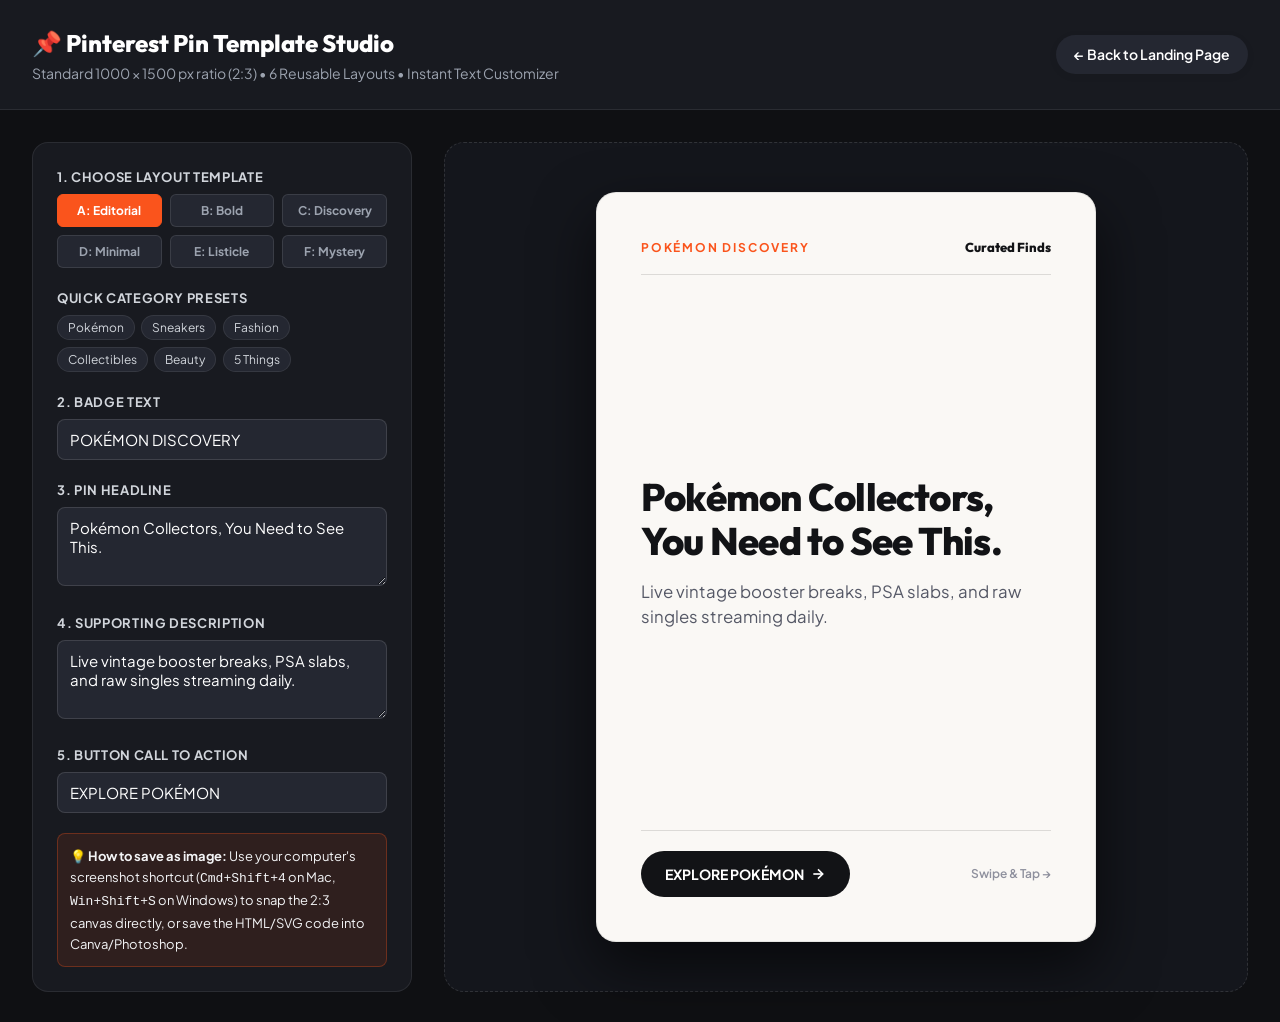
<file: pins/index.html>
<!DOCTYPE html>
<html lang="en">
<head>
  <meta charset="UTF-8">
  <meta name="viewport" content="width=device-width, initial-scale=1.0">
  <title>Pinterest Pin Template Studio (1000 × 1500 px)</title>
  
  <link rel="preconnect" href="https://fonts.googleapis.com">
  <link rel="preconnect" href="https://fonts.gstatic.com" crossorigin>
  <link href="https://fonts.googleapis.com/css2?family=Outfit:wght@500;600;700;800;900&family=Plus+Jakarta+Sans:wght@400;500;600;700;800&display=swap" rel="stylesheet">
  
  <link rel="stylesheet" href="../styles.css">
  <link rel="stylesheet" href="styles.css">
</head>
<body class="studio-body">

  <header class="studio-header">
    <div class="studio-title">
      <h1>📌 Pinterest Pin Template Studio</h1>
      <p>Standard 1000 × 1500 px ratio (2:3) • 6 Reusable Layouts • Instant Text Customizer</p>
    </div>
    <div>
      <a href="../" class="btn-primary" style="background:#242731; padding:8px 18px; font-size:0.875rem;">&larr; Back to Landing Page</a>
    </div>
  </header>

  <main class="studio-layout">
    
    <!-- Controls Sidebar -->
    <div class="studio-controls">
      
      <div class="control-group">
        <label>1. Choose Layout Template</label>
        <div class="template-selector-grid">
          <button class="tmpl-btn active" data-tmpl="a">A: Editorial</button>
          <button class="tmpl-btn" data-tmpl="b">B: Bold</button>
          <button class="tmpl-btn" data-tmpl="c">C: Discovery</button>
          <button class="tmpl-btn" data-tmpl="d">D: Minimal</button>
          <button class="tmpl-btn" data-tmpl="e">E: Listicle</button>
          <button class="tmpl-btn" data-tmpl="f">F: Mystery</button>
        </div>
      </div>

      <div class="control-group">
        <label>Quick Category Presets</label>
        <div class="preset-buttons">
          <button class="preset-btn" data-preset="pokemon">Pokémon</button>
          <button class="preset-btn" data-preset="sneakers">Sneakers</button>
          <button class="preset-btn" data-preset="fashion">Fashion</button>
          <button class="preset-btn" data-preset="collectibles">Collectibles</button>
          <button class="preset-btn" data-preset="beauty">Beauty</button>
          <button class="preset-btn" data-preset="listicle">5 Things</button>
        </div>
      </div>

      <div class="control-group">
        <label>2. Badge Text</label>
        <input type="text" id="input-badge" value="POKÉMON DISCOVERY">
      </div>

      <div class="control-group">
        <label>3. Pin Headline</label>
        <textarea id="input-title" rows="3">Pokémon Collectors, You Need to See This.</textarea>
      </div>

      <div class="control-group">
        <label>4. Supporting Description</label>
        <textarea id="input-sub" rows="3">Live vintage booster breaks, PSA slabs, and raw singles streaming daily.</textarea>
      </div>

      <div class="control-group">
        <label>5. Button Call to Action</label>
        <input type="text" id="input-cta" value="EXPLORE POKÉMON">
      </div>

      <div style="background: rgba(250, 84, 28, 0.1); border: 1px solid rgba(250, 84, 28, 0.3); border-radius: 8px; padding: 12px; font-size: 0.8125rem; color: #F3F4F6;">
        💡 <strong>How to save as image:</strong> Use your computer's screenshot shortcut (<kbd>Cmd+Shift+4</kbd> on Mac, <kbd>Win+Shift+S</kbd> on Windows) to snap the 2:3 canvas directly, or save the HTML/SVG code into Canva/Photoshop.
      </div>

    </div>

    <!-- Canvas Preview Area -->
    <div class="studio-canvas-wrap">
      
      <div id="pin-canvas" class="pin-canvas tmpl-a">
        
        <!-- Top Bar -->
        <div class="pin-top-bar">
          <span class="pin-badge" id="canvas-badge">POKÉMON DISCOVERY</span>
          <span class="pin-brand">Curated Finds</span>
        </div>

        <!-- Center Content -->
        <div class="pin-center">
          <div class="accent-bar" style="display:none;"></div>
          <h2 class="pin-title" id="canvas-title">Pokémon Collectors, You Need to See This.</h2>
          
          <!-- Conditional Listicle Preview for Template E -->
          <div class="listicle-container" style="display:none;">
            <div class="listicle-row"><span class="list-num">01</span> Live stream unboxings on 4K camera</div>
            <div class="listicle-row"><span class="list-num">02</span> Sudden 15s rapid-fire auctions</div>
            <div class="listicle-row"><span class="list-num">03</span> Direct chat with live hosts</div>
            <div class="listicle-row"><span class="list-num">04</span> Hard-to-find vintage grails</div>
            <div class="listicle-row"><span class="list-num">05</span> Interactive Real-Time Community</div>
          </div>

          <p class="pin-sub" id="canvas-sub">Live vintage booster breaks, PSA slabs, and raw singles streaming daily.</p>
        </div>

        <!-- Bottom Bar -->
        <div class="pin-bottom">
          <div class="pin-cta-pill">
            <span id="canvas-cta">EXPLORE POKÉMON</span>
            <svg width="16" height="16" viewBox="0 0 24 24" fill="none" stroke="currentColor" stroke-width="2.5">
              <line x1="5" y1="12" x2="19" y2="12"></line>
              <polyline points="12 5 19 12 12 19"></polyline>
            </svg>
          </div>
          <span style="font-size: 0.75rem; color: #8E909D; font-weight: 600;">Swipe &amp; Tap &rarr;</span>
        </div>

      </div>

    </div>

  </main>

  <script src="pins.js"></script>
</body>
</html>
</file>
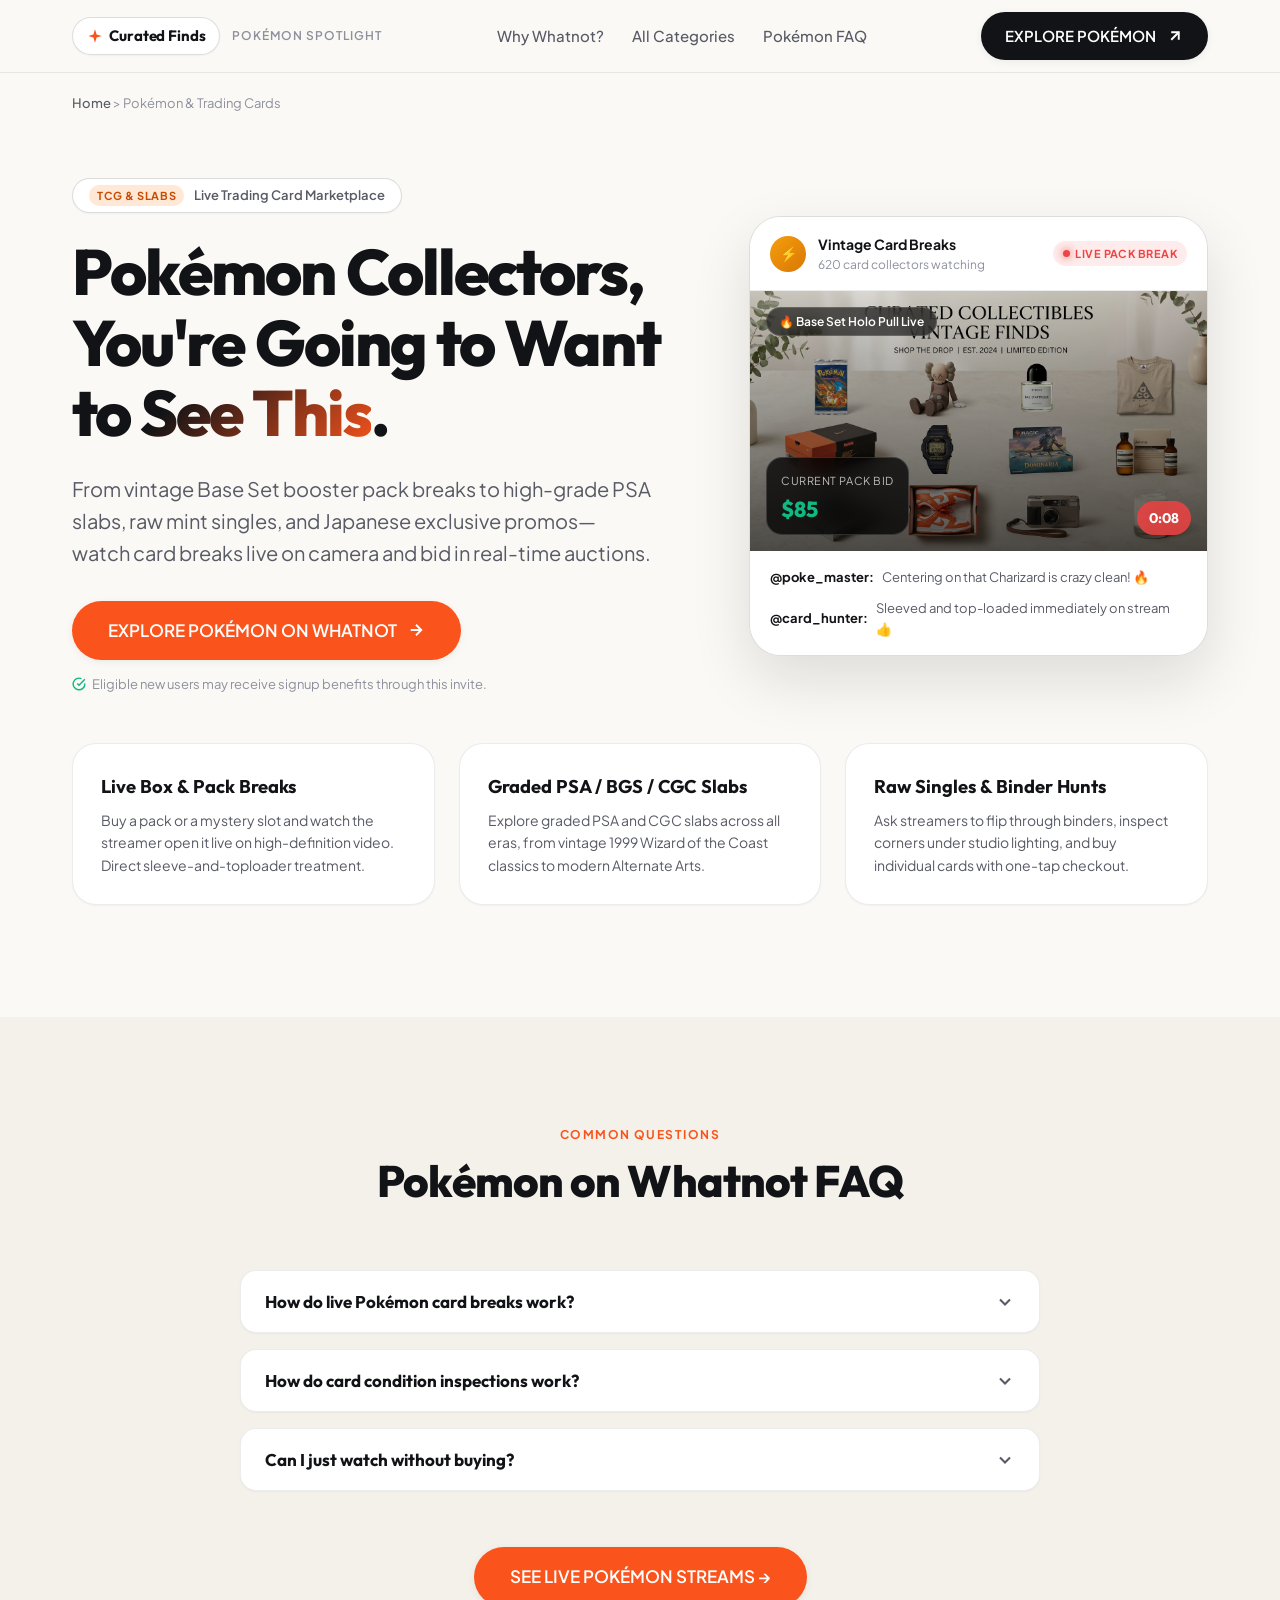
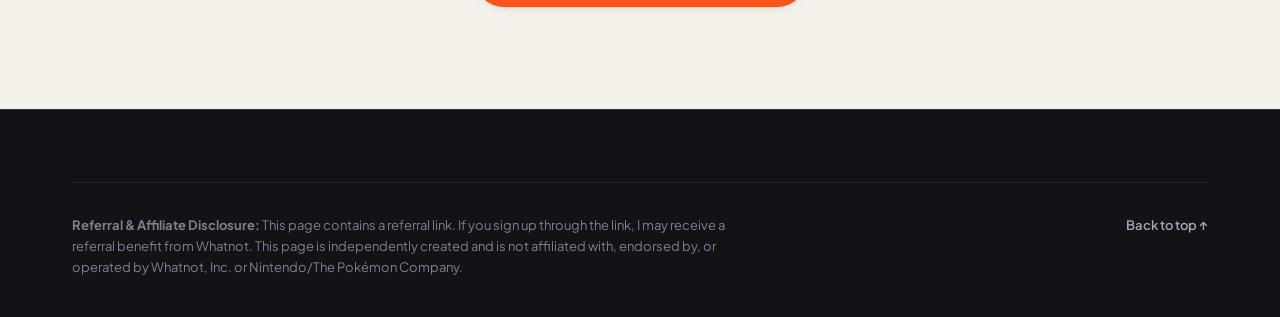
<file: pokemon/index.html>
<!DOCTYPE html>
<html lang="en">
<head>
  <meta charset="UTF-8">
  <meta name="viewport" content="width=device-width, initial-scale=1.0">
  <title>Pokémon Cards, Live Box Breaks &amp; Vintage Slabs | Whatnot</title>
  
  <meta name="description" content="Pokémon collectors, you're going to want to see this. Live box breaks, vintage booster packs, PSA slabs, singles, and sudden auctions in real time on Whatnot.">
  <meta name="keywords" content="pokemon cards, pokemon collecting, pokemon tcg, vintage pokemon, psa slabs, live box break, whatnot pokemon">
  <meta name="robots" content="index, follow">
  <link rel="canonical" href="https://thequadguy.github.io/whatnot-finds/pokemon/">

  <meta property="og:type" content="article">
  <meta property="og:site_name" content="Live Shopping Discovery">
  <meta property="og:title" content="Pokémon Collectors, You're Going to Want to See This | Whatnot">
  <meta property="og:description" content="Live booster breaks, vintage holo singles, graded slabs, and collectors auctions happening right now.">
  <meta property="og:image" content="../assets/og-image.jpg">
  <meta property="og:url" content="https://thequadguy.github.io/whatnot-finds/pokemon/">

  <link rel="preconnect" href="https://fonts.googleapis.com">
  <link rel="preconnect" href="https://fonts.gstatic.com" crossorigin>
  <link href="https://fonts.googleapis.com/css2?family=Outfit:wght@500;600;700;800&family=Plus+Jakarta+Sans:wght@400;500;600;700&display=swap" rel="stylesheet">
  <link rel="stylesheet" href="../styles.css">

  <script type="application/ld+json">
  {
    "@context": "https://schema.org",
    "@type": "ItemPage",
    "name": "Pokémon Cards & Live Box Breaks on Whatnot",
    "description": "Curated guide to live Pokémon card streams, box breaks, and collector auctions.",
    "breadcrumb": "Home > Categories > Pokémon"
  }
  </script>
</head>
<body>

  <a href="#main-content" class="skip-link">Skip to main content</a>

  <header class="site-header" id="header">
    <div class="container header-container">
      <div class="brand-logo-wrap">
        <a href="../" class="brand-badge">
          <svg class="icon-sparkle" width="16" height="16" viewBox="0 0 24 24" fill="currentColor">
            <path d="M12 2L14.39 9.61L22 12L14.39 14.39L12 22L9.61 14.39L2 12L9.61 9.61L12 2Z"/>
          </svg>
          <span>Curated Finds</span>
        </a>
        <span class="brand-subtext">Pokémon Spotlight</span>
      </div>

      <nav aria-label="Main Navigation">
        <ul class="nav-links">
          <li><a href="../#about" class="nav-link">Why Whatnot?</a></li>
          <li><a href="../#categories" class="nav-link">All Categories</a></li>
          <li><a href="#faq" class="nav-link">Pokémon FAQ</a></li>
        </ul>
      </nav>

      <div class="header-cta-wrap">
        <a href="https://whatnot.com/invite/gittles" target="_blank" rel="noopener noreferrer" class="btn-primary" id="pokemon-nav-cta">
          <span>EXPLORE POKÉMON</span>
          <svg class="btn-icon" viewBox="0 0 24 24" fill="none" stroke="currentColor" stroke-width="2.5">
            <line x1="7" y1="17" x2="17" y2="7"></line>
            <polyline points="7 7 17 7 17 17"></polyline>
          </svg>
        </a>
      </div>
    </div>
  </header>

  <main id="main-content">
    <div class="container">
      <div class="breadcrumb-nav">
        <a href="../">Home</a> &gt; <span>Pokémon &amp; Trading Cards</span>
      </div>
    </div>

    <!-- Category Hero -->
    <section class="category-hero">
      <div class="container">
        <div class="hero-grid">
          
          <div class="hero-content fade-up">
            <div class="hero-pill">
              <span class="hero-pill-badge" style="background:#FFE8D6; color:#C84B00;">TCG &amp; Slabs</span>
              <span>Live Trading Card Marketplace</span>
            </div>

            <h1 class="hero-title">
              Pokémon Collectors, You're Going to Want to <span class="hero-title-highlight">See This</span>.
            </h1>

            <p class="hero-subtitle">
              From vintage Base Set booster pack breaks to high-grade PSA slabs, raw mint singles, and Japanese exclusive promos—watch card breaks live on camera and bid in real-time auctions.
            </p>

            <div class="hero-cta-group">
              <a href="https://whatnot.com/invite/gittles" target="_blank" rel="noopener noreferrer" class="btn-primary btn-accent btn-large" id="pokemon-hero-cta">
                <span>EXPLORE POKÉMON ON WHATNOT</span>
                <svg class="btn-icon" viewBox="0 0 24 24" fill="none" stroke="currentColor" stroke-width="2.5">
                  <line x1="5" y1="12" x2="19" y2="12"></line>
                  <polyline points="12 5 19 12 12 19"></polyline>
                </svg>
              </a>

              <div class="cta-disclaimer">
                <svg viewBox="0 0 24 24" fill="none" stroke="currentColor" stroke-width="2.5">
                  <path d="M22 11.08V12a10 10 0 1 1-5.93-9.14"></path>
                  <polyline points="22 4 12 14.01 9 11.01"></polyline>
                </svg>
                <span>Eligible new users may receive signup benefits through this invite.</span>
              </div>
            </div>
          </div>

          <!-- Visual Card -->
          <div class="hero-visual fade-up">
            <div class="hero-main-card">
              <div class="stream-header">
                <div class="stream-host">
                  <div class="stream-avatar" style="background: linear-gradient(135deg, #F59E0B, #D97706);">⚡</div>
                  <div class="stream-info">
                    <h4>Vintage Card Breaks</h4>
                    <p>620 card collectors watching</p>
                  </div>
                </div>
                <div class="live-indicator"><span class="pulse-dot"></span> LIVE PACK BREAK</div>
              </div>
              <div class="stream-visual-preview" style="background: #1F2937 url('../assets/og-image.jpg') center/cover no-repeat;">
                <div class="preview-tag">🔥 Base Set Holo Pull Live</div>
                <div class="preview-bid-overlay">
                  <div class="current-bid-box">
                    <span class="bid-label">Current Pack Bid</span>
                    <div class="bid-value">$85</div>
                  </div>
                  <div class="timer-box">0:08</div>
                </div>
              </div>
              <div class="stream-chat-preview">
                <div class="chat-bubble">
                  <span class="chat-user">@poke_master:</span>
                  <span class="chat-msg">Centering on that Charizard is crazy clean! 🔥</span>
                </div>
                <div class="chat-bubble">
                  <span class="chat-user">@card_hunter:</span>
                  <span class="chat-msg">Sleeved and top-loaded immediately on stream 👍</span>
                </div>
              </div>
            </div>
          </div>

        </div>

        <!-- 3 Pillars for Pokémon -->
        <div class="category-highlights-grid fade-up">
          <div class="cat-highlight-item">
            <h4>Live Box &amp; Pack Breaks</h4>
            <p>Buy a pack or a mystery slot and watch the streamer open it live on high-definition video. Direct sleeve-and-toploader treatment.</p>
          </div>
          <div class="cat-highlight-item">
            <h4>Graded PSA / BGS / CGC Slabs</h4>
            <p>Explore graded PSA and CGC slabs across all eras, from vintage 1999 Wizard of the Coast classics to modern Alternate Arts.</p>
          </div>
          <div class="cat-highlight-item">
            <h4>Raw Singles &amp; Binder Hunts</h4>
            <p>Ask streamers to flip through binders, inspect corners under studio lighting, and buy individual cards with one-tap checkout.</p>
          </div>
        </div>

      </div>
    </section>

    <!-- FAQ Section -->
    <section class="section section-alt" id="faq">
      <div class="container">
        <div class="section-header fade-up">
          <span class="section-tag">Common Questions</span>
          <h2 class="section-title">Pokémon on Whatnot FAQ</h2>
        </div>

        <div class="faq-wrap fade-up">
          <div class="faq-item">
            <button class="faq-question" type="button">
              <span>How do live Pokémon card breaks work?</span>
              <svg class="faq-icon" viewBox="0 0 24 24" fill="none" stroke="currentColor" stroke-width="2.5"><polyline points="6 9 12 15 18 9"></polyline></svg>
            </button>
            <div class="faq-answer">
              <p>You purchase a booster pack or team slot during the live stream. The streamer opens the pack right in front of the camera, places all hits into protective sleeves and top-loaders, and packages them securely to ship directly to your address.</p>
            </div>
          </div>

          <div class="faq-item">
            <button class="faq-question" type="button">
              <span>How do card condition inspections work?</span>
              <svg class="faq-icon" viewBox="0 0 24 24" fill="none" stroke="currentColor" stroke-width="2.5"><polyline points="6 9 12 15 18 9"></polyline></svg>
            </button>
            <div class="faq-answer">
              <p>Card streamers showcase items live on camera, and Whatnot provides platform buyer policies for qualifying orders.</p>
            </div>
          </div>

          <div class="faq-item">
            <button class="faq-question" type="button">
              <span>Can I just watch without buying?</span>
              <svg class="faq-icon" viewBox="0 0 24 24" fill="none" stroke="currentColor" stroke-width="2.5"><polyline points="6 9 12 15 18 9"></polyline></svg>
            </button>
            <div class="faq-answer">
              <p>Yes! Many collectors tune in just to watch rare vintage unboxings, chat with fellow collectors, and see high-end holos pulled live.</p>
            </div>
          </div>
        </div>

        <div class="category-bottom-cta fade-up">
          <a href="https://whatnot.com/invite/gittles" target="_blank" rel="noopener noreferrer" class="btn-primary btn-accent btn-large" id="pokemon-bottom-cta">
            <span>SEE LIVE POKÉMON STREAMS &rarr;</span>
          </a>
        </div>
      </div>
    </section>

  </main>

  <div class="mobile-sticky-bar" id="mobile-sticky-cta">
    <div class="sticky-text">
      <span class="sticky-title">Explore Live Pokémon</span>
      <span class="sticky-sub">Watch box breaks &amp; auctions</span>
    </div>
    <a href="https://whatnot.com/invite/gittles" target="_blank" rel="noopener noreferrer" class="sticky-btn" id="mobile-sticky-pokemon-btn">
      <span>Join Free &rarr;</span>
    </a>
  </div>

  <footer class="site-footer">
    <div class="container">
      <div class="footer-bottom">
        <p class="footer-disclaimer">
          <strong>Referral &amp; Affiliate Disclosure:</strong> This page contains a referral link. If you sign up through the link, I may receive a referral benefit from Whatnot. This page is independently created and is not affiliated with, endorsed by, or operated by Whatnot, Inc. or Nintendo/The Pokémon Company.
        </p>
        <a href="#header" class="back-to-top"><span>Back to top &uarr;</span></a>
      </div>
    </div>
  </footer>

  <script src="../script.js"></script>
  <script src="../analytics.js"></script>
</body>
</html>
</file>
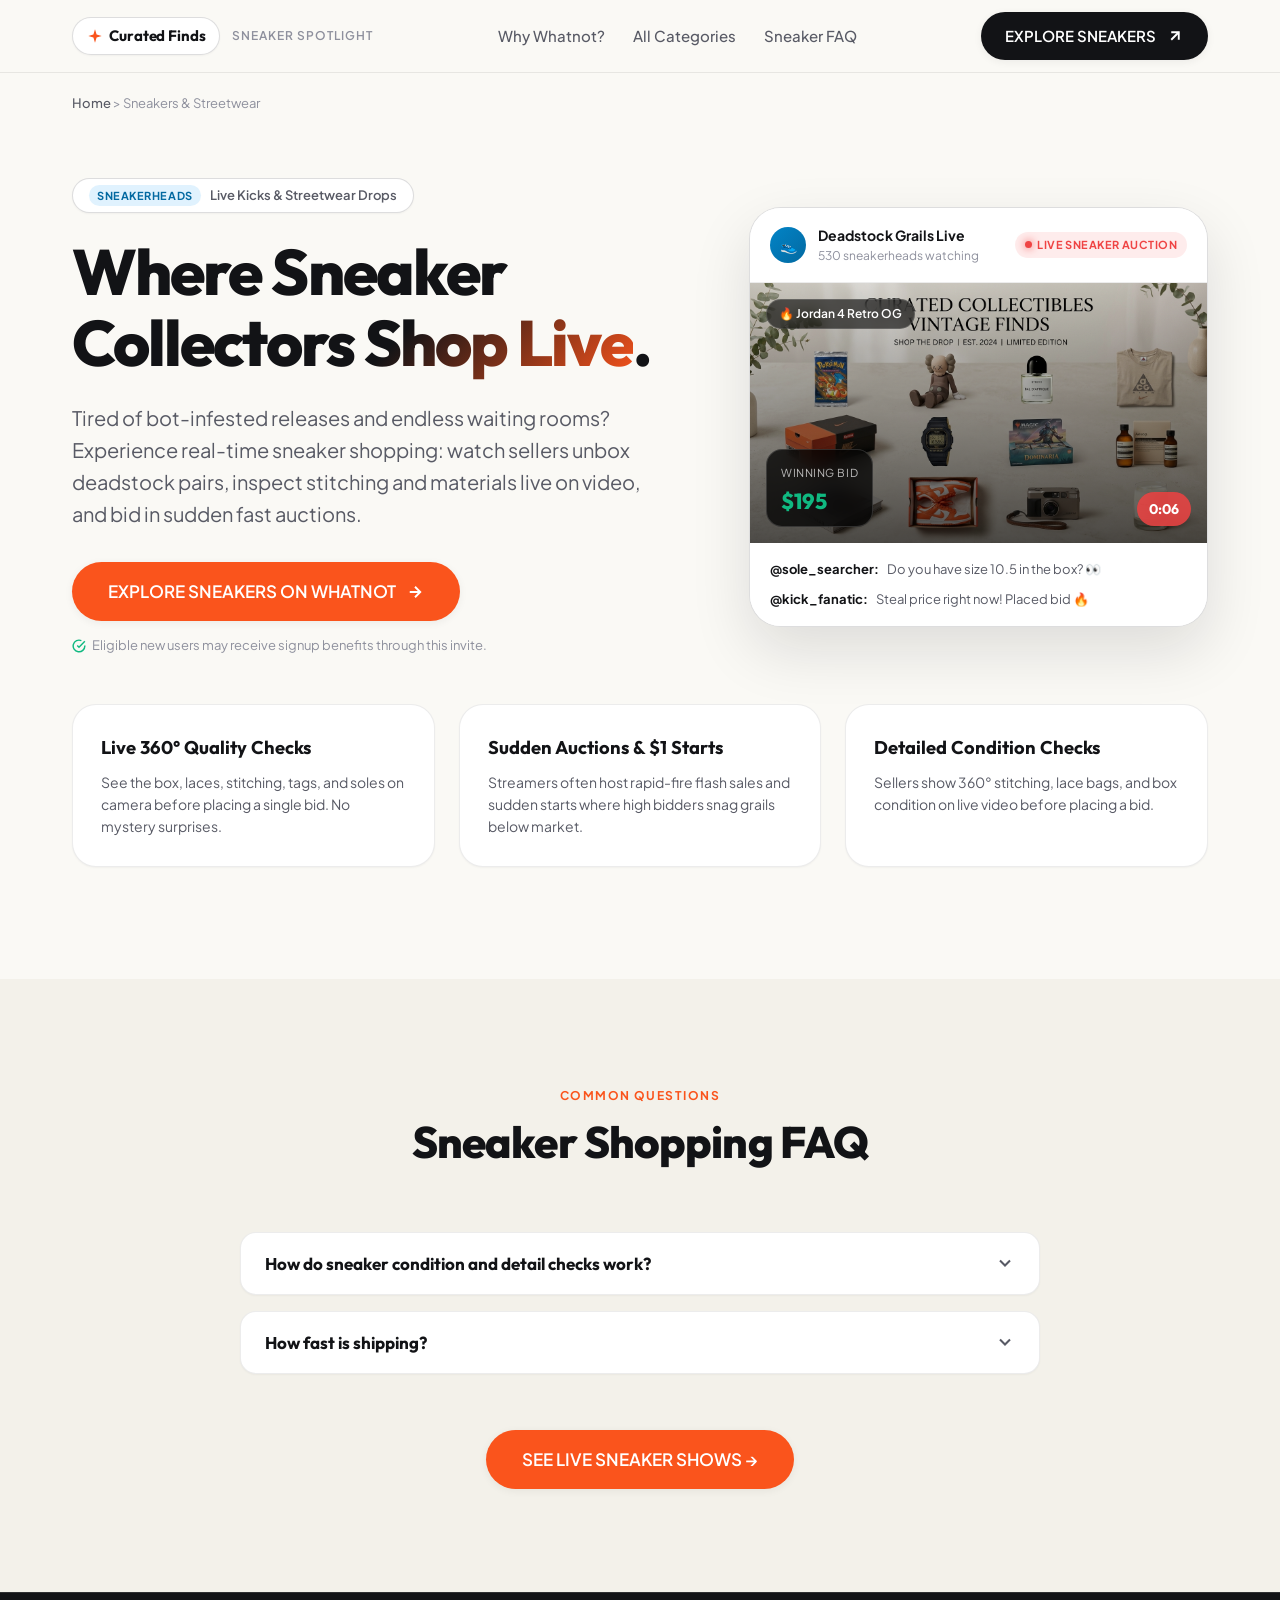
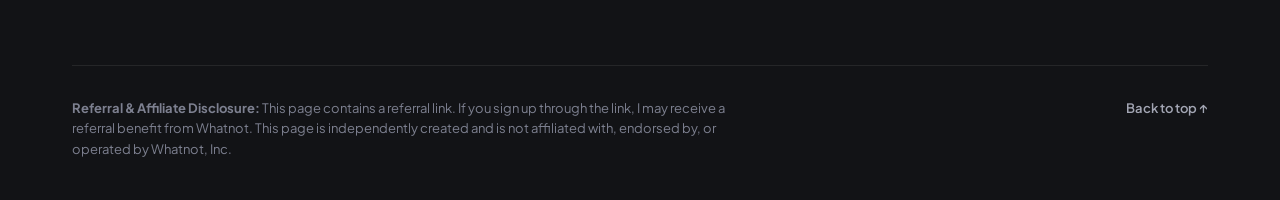
<file: sneakers/index.html>
<!DOCTYPE html>
<html lang="en">
<head>
  <meta charset="UTF-8">
  <meta name="viewport" content="width=device-width, initial-scale=1.0">
  <title>Sneaker Finds, Deadstock Drops &amp; Live Auctions | Whatnot</title>
  
  <meta name="description" content="Where sneaker collectors shop live. Deadstock kicks, Nike Dunks, Air Jordans, Yeezys, and rare streetwear drops in real-time auctions on Whatnot.">
  <meta name="keywords" content="sneakers, deadstock sneakers, sneaker shopping, sneaker auctions, air jordans, dunks, whatnot sneakers">
  <meta name="robots" content="index, follow">
  <link rel="canonical" href="https://thequadguy.github.io/whatnot-finds/sneakers/">

  <meta property="og:type" content="article">
  <meta property="og:site_name" content="Live Shopping Discovery">
  <meta property="og:title" content="Where Sneaker Collectors Shop Live | Whatnot">
  <meta property="og:description" content="Deadstock sneakers, live drops, sizing checks on video, and sudden $1 start auctions.">
  <meta property="og:image" content="../assets/og-image.jpg">
  <meta property="og:url" content="https://thequadguy.github.io/whatnot-finds/sneakers/">

  <link rel="preconnect" href="https://fonts.googleapis.com">
  <link rel="preconnect" href="https://fonts.gstatic.com" crossorigin>
  <link href="https://fonts.googleapis.com/css2?family=Outfit:wght@500;600;700;800&family=Plus+Jakarta+Sans:wght@400;500;600;700&display=swap" rel="stylesheet">
  <link rel="stylesheet" href="../styles.css">

  <script type="application/ld+json">
  {
    "@context": "https://schema.org",
    "@type": "ItemPage",
    "name": "Live Sneaker Shopping on Whatnot",
    "description": "Curated guide to live sneaker auctions, streetwear drops, and verified kicks.",
    "breadcrumb": "Home > Categories > Sneakers"
  }
  </script>
</head>
<body>

  <a href="#main-content" class="skip-link">Skip to main content</a>

  <header class="site-header" id="header">
    <div class="container header-container">
      <div class="brand-logo-wrap">
        <a href="../" class="brand-badge">
          <svg class="icon-sparkle" width="16" height="16" viewBox="0 0 24 24" fill="currentColor">
            <path d="M12 2L14.39 9.61L22 12L14.39 14.39L12 22L9.61 14.39L2 12L9.61 9.61L12 2Z"/>
          </svg>
          <span>Curated Finds</span>
        </a>
        <span class="brand-subtext">Sneaker Spotlight</span>
      </div>

      <nav aria-label="Main Navigation">
        <ul class="nav-links">
          <li><a href="../#about" class="nav-link">Why Whatnot?</a></li>
          <li><a href="../#categories" class="nav-link">All Categories</a></li>
          <li><a href="#faq" class="nav-link">Sneaker FAQ</a></li>
        </ul>
      </nav>

      <div class="header-cta-wrap">
        <a href="https://whatnot.com/invite/gittles" target="_blank" rel="noopener noreferrer" class="btn-primary" id="sneakers-nav-cta">
          <span>EXPLORE SNEAKERS</span>
          <svg class="btn-icon" viewBox="0 0 24 24" fill="none" stroke="currentColor" stroke-width="2.5">
            <line x1="7" y1="17" x2="17" y2="7"></line>
            <polyline points="7 7 17 7 17 17"></polyline>
          </svg>
        </a>
      </div>
    </div>
  </header>

  <main id="main-content">
    <div class="container">
      <div class="breadcrumb-nav">
        <a href="../">Home</a> &gt; <span>Sneakers &amp; Streetwear</span>
      </div>
    </div>

    <!-- Category Hero -->
    <section class="category-hero">
      <div class="container">
        <div class="hero-grid">
          
          <div class="hero-content fade-up">
            <div class="hero-pill">
              <span class="hero-pill-badge" style="background:#E0F2FE; color:#0369A1;">Sneakerheads</span>
              <span>Live Kicks &amp; Streetwear Drops</span>
            </div>

            <h1 class="hero-title">
              Where Sneaker Collectors <span class="hero-title-highlight">Shop Live</span>.
            </h1>

            <p class="hero-subtitle">
              Tired of bot-infested releases and endless waiting rooms? Experience real-time sneaker shopping: watch sellers unbox deadstock pairs, inspect stitching and materials live on video, and bid in sudden fast auctions.
            </p>

            <div class="hero-cta-group">
              <a href="https://whatnot.com/invite/gittles" target="_blank" rel="noopener noreferrer" class="btn-primary btn-accent btn-large" id="sneakers-hero-cta">
                <span>EXPLORE SNEAKERS ON WHATNOT</span>
                <svg class="btn-icon" viewBox="0 0 24 24" fill="none" stroke="currentColor" stroke-width="2.5">
                  <line x1="5" y1="12" x2="19" y2="12"></line>
                  <polyline points="12 5 19 12 12 19"></polyline>
                </svg>
              </a>

              <div class="cta-disclaimer">
                <svg viewBox="0 0 24 24" fill="none" stroke="currentColor" stroke-width="2.5">
                  <path d="M22 11.08V12a10 10 0 1 1-5.93-9.14"></path>
                  <polyline points="22 4 12 14.01 9 11.01"></polyline>
                </svg>
                <span>Eligible new users may receive signup benefits through this invite.</span>
              </div>
            </div>
          </div>

          <!-- Visual Card -->
          <div class="hero-visual fade-up">
            <div class="hero-main-card">
              <div class="stream-header">
                <div class="stream-host">
                  <div class="stream-avatar" style="background: linear-gradient(135deg, #0284C7, #0369A1);">👟</div>
                  <div class="stream-info">
                    <h4>Deadstock Grails Live</h4>
                    <p>530 sneakerheads watching</p>
                  </div>
                </div>
                <div class="live-indicator"><span class="pulse-dot"></span> LIVE SNEAKER AUCTION</div>
              </div>
              <div class="stream-visual-preview" style="background: #111827 url('../assets/og-image.jpg') center/cover no-repeat;">
                <div class="preview-tag">🔥 Jordan 4 Retro OG</div>
                <div class="preview-bid-overlay">
                  <div class="current-bid-box">
                    <span class="bid-label">Winning Bid</span>
                    <div class="bid-value">$195</div>
                  </div>
                  <div class="timer-box">0:06</div>
                </div>
              </div>
              <div class="stream-chat-preview">
                <div class="chat-bubble">
                  <span class="chat-user">@sole_searcher:</span>
                  <span class="chat-msg">Do you have size 10.5 in the box? 👀</span>
                </div>
                <div class="chat-bubble">
                  <span class="chat-user">@kick_fanatic:</span>
                  <span class="chat-msg">Steal price right now! Placed bid 🔥</span>
                </div>
              </div>
            </div>
          </div>

        </div>

        <div class="category-highlights-grid fade-up">
          <div class="cat-highlight-item">
            <h4>Live 360° Quality Checks</h4>
            <p>See the box, laces, stitching, tags, and soles on camera before placing a single bid. No mystery surprises.</p>
          </div>
          <div class="cat-highlight-item">
            <h4>Sudden Auctions &amp; $1 Starts</h4>
            <p>Streamers often host rapid-fire flash sales and sudden starts where high bidders snag grails below market.</p>
          </div>
          <div class="cat-highlight-item">
            <h4>Detailed Condition Checks</h4>
            <p>Sellers show 360° stitching, lace bags, and box condition on live video before placing a bid.</p>
          </div>
        </div>

      </div>
    </section>

    <!-- FAQ Section -->
    <section class="section section-alt" id="faq">
      <div class="container">
        <div class="section-header fade-up">
          <span class="section-tag">Common Questions</span>
          <h2 class="section-title">Sneaker Shopping FAQ</h2>
        </div>

        <div class="faq-wrap fade-up">
          <div class="faq-item">
            <button class="faq-question" type="button">
              <span>How do sneaker condition and detail checks work?</span>
              <svg class="faq-icon" viewBox="0 0 24 24" fill="none" stroke="currentColor" stroke-width="2.5"><polyline points="6 9 12 15 18 9"></polyline></svg>
            </button>
            <div class="faq-answer">
              <p>Sellers display sneakers from every angle on live video—including tags, stitching, and box labels—allowing you to inspect condition in real time.</p>
            </div>
          </div>

          <div class="faq-item">
            <button class="faq-question" type="button">
              <span>How fast is shipping?</span>
              <svg class="faq-icon" viewBox="0 0 24 24" fill="none" stroke="currentColor" stroke-width="2.5"><polyline points="6 9 12 15 18 9"></polyline></svg>
            </button>
            <div class="faq-answer">
              <p>Sellers are required to ship items within 2 business days after the stream ends, with integrated tracking directly in the app.</p>
            </div>
          </div>
        </div>

        <div class="category-bottom-cta fade-up">
          <a href="https://whatnot.com/invite/gittles" target="_blank" rel="noopener noreferrer" class="btn-primary btn-accent btn-large" id="sneakers-bottom-cta">
            <span>SEE LIVE SNEAKER SHOWS &rarr;</span>
          </a>
        </div>
      </div>
    </section>

  </main>

  <div class="mobile-sticky-bar" id="mobile-sticky-cta">
    <div class="sticky-text">
      <span class="sticky-title">Explore Live Sneakers</span>
      <span class="sticky-sub">Watch live drops &amp; sudden auctions</span>
    </div>
    <a href="https://whatnot.com/invite/gittles" target="_blank" rel="noopener noreferrer" class="sticky-btn" id="mobile-sticky-sneakers-btn">
      <span>Join Free &rarr;</span>
    </a>
  </div>

  <footer class="site-footer">
    <div class="container">
      <div class="footer-bottom">
        <p class="footer-disclaimer">
          <strong>Referral &amp; Affiliate Disclosure:</strong> This page contains a referral link. If you sign up through the link, I may receive a referral benefit from Whatnot. This page is independently created and is not affiliated with, endorsed by, or operated by Whatnot, Inc.
        </p>
        <a href="#header" class="back-to-top"><span>Back to top &uarr;</span></a>
      </div>
    </div>
  </footer>

  <script src="../script.js"></script>
  <script src="../analytics.js"></script>
</body>
</html>
</file>
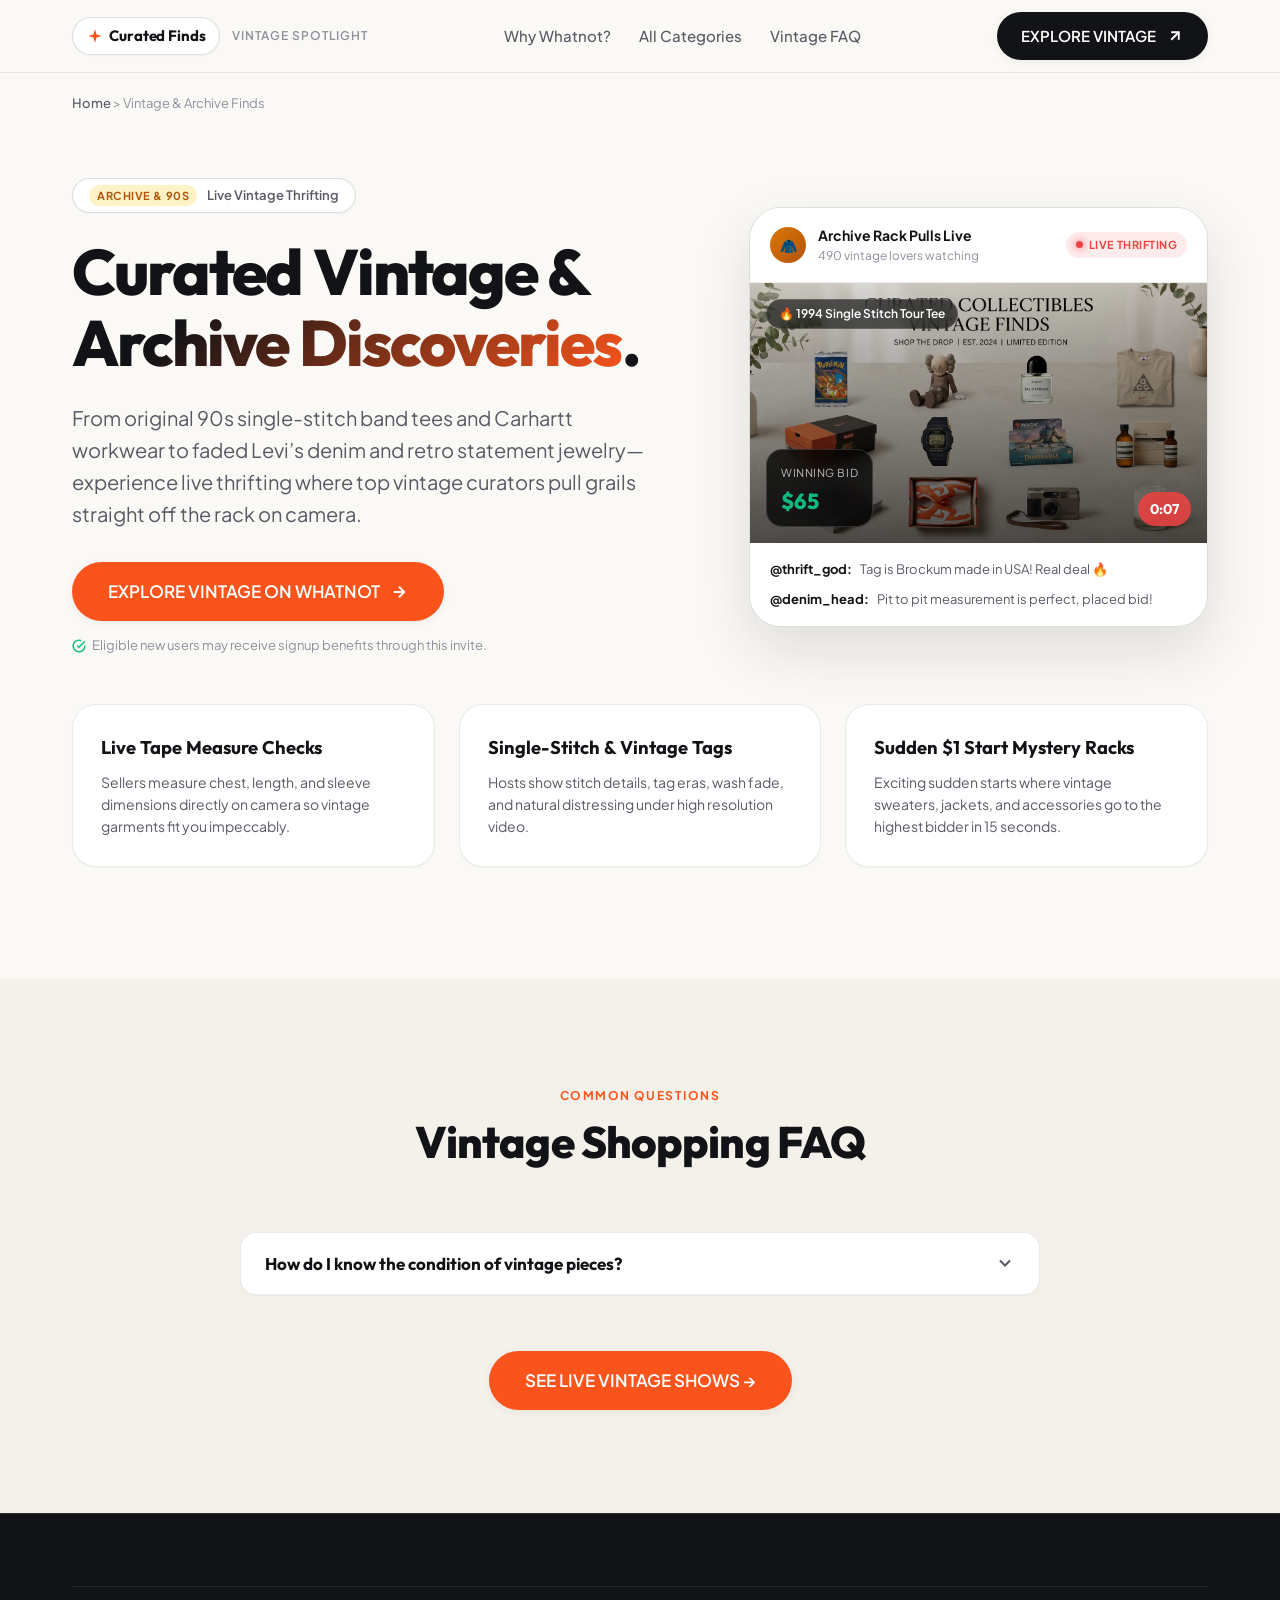
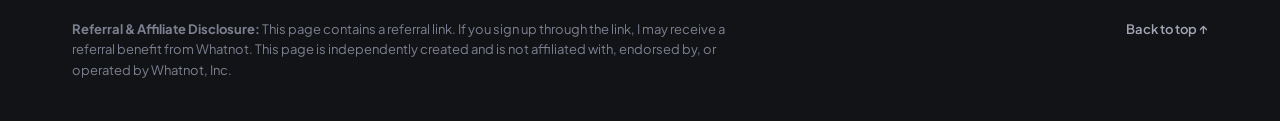
<file: vintage/index.html>
<!DOCTYPE html>
<html lang="en">
<head>
  <meta charset="UTF-8">
  <meta name="viewport" content="width=device-width, initial-scale=1.0">
  <title>Vintage Finds, 90s Streetwear &amp; Retro Apparel | Whatnot</title>
  
  <meta name="description" content="Discover rare vintage fashion on live video. 90s graphic tees, single stitch band shirts, retro denim, vintage jewelry, and timeless curated thrift on Whatnot.">
  <meta name="keywords" content="vintage fashion, 90s graphic tees, single stitch, vintage denim, curated thrift, whatnot vintage">
  <meta name="robots" content="index, follow">
  <link rel="canonical" href="https://thequadguy.github.io/whatnot-finds/vintage/">

  <meta property="og:type" content="article">
  <meta property="og:site_name" content="Live Shopping Discovery">
  <meta property="og:title" content="Curated Vintage &amp; Archive Discoveries | Whatnot">
  <meta property="og:description" content="Watch vintage curators rack-pull 90s tees, vintage denim, and retro treasures live.">
  <meta property="og:image" content="../assets/og-image.jpg">
  <meta property="og:url" content="https://thequadguy.github.io/whatnot-finds/vintage/">

  <link rel="preconnect" href="https://fonts.googleapis.com">
  <link rel="preconnect" href="https://fonts.gstatic.com" crossorigin>
  <link href="https://fonts.googleapis.com/css2?family=Outfit:wght@500;600;700;800&family=Plus+Jakarta+Sans:wght@400;500;600;700&display=swap" rel="stylesheet">
  <link rel="stylesheet" href="../styles.css">

  <script type="application/ld+json">
  {
    "@context": "https://schema.org",
    "@type": "ItemPage",
    "name": "Live Vintage Shopping on Whatnot",
    "description": "Curated guide to live vintage tee unboxings, denim rack pulls, and retro estate auctions.",
    "breadcrumb": "Home > Categories > Vintage"
  }
  </script>
</head>
<body>

  <a href="#main-content" class="skip-link">Skip to main content</a>

  <header class="site-header" id="header">
    <div class="container header-container">
      <div class="brand-logo-wrap">
        <a href="../" class="brand-badge">
          <svg class="icon-sparkle" width="16" height="16" viewBox="0 0 24 24" fill="currentColor">
            <path d="M12 2L14.39 9.61L22 12L14.39 14.39L12 22L9.61 14.39L2 12L9.61 9.61L12 2Z"/>
          </svg>
          <span>Curated Finds</span>
        </a>
        <span class="brand-subtext">Vintage Spotlight</span>
      </div>

      <nav aria-label="Main Navigation">
        <ul class="nav-links">
          <li><a href="../#about" class="nav-link">Why Whatnot?</a></li>
          <li><a href="../#categories" class="nav-link">All Categories</a></li>
          <li><a href="#faq" class="nav-link">Vintage FAQ</a></li>
        </ul>
      </nav>

      <div class="header-cta-wrap">
        <a href="https://whatnot.com/invite/gittles" target="_blank" rel="noopener noreferrer" class="btn-primary" id="vintage-nav-cta">
          <span>EXPLORE VINTAGE</span>
          <svg class="btn-icon" viewBox="0 0 24 24" fill="none" stroke="currentColor" stroke-width="2.5">
            <line x1="7" y1="17" x2="17" y2="7"></line>
            <polyline points="7 7 17 7 17 17"></polyline>
          </svg>
        </a>
      </div>
    </div>
  </header>

  <main id="main-content">
    <div class="container">
      <div class="breadcrumb-nav">
        <a href="../">Home</a> &gt; <span>Vintage &amp; Archive Finds</span>
      </div>
    </div>

    <!-- Category Hero -->
    <section class="category-hero">
      <div class="container">
        <div class="hero-grid">
          
          <div class="hero-content fade-up">
            <div class="hero-pill">
              <span class="hero-pill-badge" style="background:#FEF3C7; color:#B45309;">Archive &amp; 90s</span>
              <span>Live Vintage Thrifting</span>
            </div>

            <h1 class="hero-title">
              Curated Vintage &amp; <span class="hero-title-highlight">Archive Discoveries</span>.
            </h1>

            <p class="hero-subtitle">
              From original 90s single-stitch band tees and Carhartt workwear to faded Levi’s denim and retro statement jewelry—experience live thrifting where top vintage curators pull grails straight off the rack on camera.
            </p>

            <div class="hero-cta-group">
              <a href="https://whatnot.com/invite/gittles" target="_blank" rel="noopener noreferrer" class="btn-primary btn-accent btn-large" id="vintage-hero-cta">
                <span>EXPLORE VINTAGE ON WHATNOT</span>
                <svg class="btn-icon" viewBox="0 0 24 24" fill="none" stroke="currentColor" stroke-width="2.5">
                  <line x1="5" y1="12" x2="19" y2="12"></line>
                  <polyline points="12 5 19 12 12 19"></polyline>
                </svg>
              </a>

              <div class="cta-disclaimer">
                <svg viewBox="0 0 24 24" fill="none" stroke="currentColor" stroke-width="2.5">
                  <path d="M22 11.08V12a10 10 0 1 1-5.93-9.14"></path>
                  <polyline points="22 4 12 14.01 9 11.01"></polyline>
                </svg>
                <span>Eligible new users may receive signup benefits through this invite.</span>
              </div>
            </div>
          </div>

          <!-- Visual Card -->
          <div class="hero-visual fade-up">
            <div class="hero-main-card">
              <div class="stream-header">
                <div class="stream-host">
                  <div class="stream-avatar" style="background: linear-gradient(135deg, #D97706, #B45309);">🧥</div>
                  <div class="stream-info">
                    <h4>Archive Rack Pulls Live</h4>
                    <p>490 vintage lovers watching</p>
                  </div>
                </div>
                <div class="live-indicator"><span class="pulse-dot"></span> LIVE THRIFTING</div>
              </div>
              <div class="stream-visual-preview" style="background: #271E16 url('../assets/og-image.jpg') center/cover no-repeat;">
                <div class="preview-tag">🔥 1994 Single Stitch Tour Tee</div>
                <div class="preview-bid-overlay">
                  <div class="current-bid-box">
                    <span class="bid-label">Winning Bid</span>
                    <div class="bid-value">$65</div>
                  </div>
                  <div class="timer-box">0:07</div>
                </div>
              </div>
              <div class="stream-chat-preview">
                <div class="chat-bubble">
                  <span class="chat-user">@thrift_god:</span>
                  <span class="chat-msg">Tag is Brockum made in USA! Real deal 🔥</span>
                </div>
                <div class="chat-bubble">
                  <span class="chat-user">@denim_head:</span>
                  <span class="chat-msg">Pit to pit measurement is perfect, placed bid!</span>
                </div>
              </div>
            </div>
          </div>

        </div>

        <div class="category-highlights-grid fade-up">
          <div class="cat-highlight-item">
            <h4>Live Tape Measure Checks</h4>
            <p>Sellers measure chest, length, and sleeve dimensions directly on camera so vintage garments fit you impeccably.</p>
          </div>
          <div class="cat-highlight-item">
            <h4>Single-Stitch &amp; Vintage Tags</h4>
            <p>Hosts show stitch details, tag eras, wash fade, and natural distressing under high resolution video.</p>
          </div>
          <div class="cat-highlight-item">
            <h4>Sudden $1 Start Mystery Racks</h4>
            <p>Exciting sudden starts where vintage sweaters, jackets, and accessories go to the highest bidder in 15 seconds.</p>
          </div>
        </div>

      </div>
    </section>

    <!-- FAQ Section -->
    <section class="section section-alt" id="faq">
      <div class="container">
        <div class="section-header fade-up">
          <span class="section-tag">Common Questions</span>
          <h2 class="section-title">Vintage Shopping FAQ</h2>
        </div>

        <div class="faq-wrap fade-up">
          <div class="faq-item">
            <button class="faq-question" type="button">
              <span>How do I know the condition of vintage pieces?</span>
              <svg class="faq-icon" viewBox="0 0 24 24" fill="none" stroke="currentColor" stroke-width="2.5"><polyline points="6 9 12 15 18 9"></polyline></svg>
            </button>
            <div class="faq-answer">
              <p>Streamers highlight any minor flaws, distressing, or natural fading on camera and provide exact measurements before running the auction.</p>
            </div>
          </div>
        </div>

        <div class="category-bottom-cta fade-up">
          <a href="https://whatnot.com/invite/gittles" target="_blank" rel="noopener noreferrer" class="btn-primary btn-accent btn-large" id="vintage-bottom-cta">
            <span>SEE LIVE VINTAGE SHOWS &rarr;</span>
          </a>
        </div>
      </div>
    </section>

  </main>

  <div class="mobile-sticky-bar" id="mobile-sticky-cta">
    <div class="sticky-text">
      <span class="sticky-title">Explore Live Vintage</span>
      <span class="sticky-sub">Watch 90s tees &amp; denim rack pulls</span>
    </div>
    <a href="https://whatnot.com/invite/gittles" target="_blank" rel="noopener noreferrer" class="sticky-btn" id="mobile-sticky-vintage-btn">
      <span>Join Free &rarr;</span>
    </a>
  </div>

  <footer class="site-footer">
    <div class="container">
      <div class="footer-bottom">
        <p class="footer-disclaimer">
          <strong>Referral &amp; Affiliate Disclosure:</strong> This page contains a referral link. If you sign up through the link, I may receive a referral benefit from Whatnot. This page is independently created and is not affiliated with, endorsed by, or operated by Whatnot, Inc.
        </p>
        <a href="#header" class="back-to-top"><span>Back to top &uarr;</span></a>
      </div>
    </div>
  </footer>

  <script src="../script.js"></script>
  <script src="../analytics.js"></script>
</body>
</html>
</file>
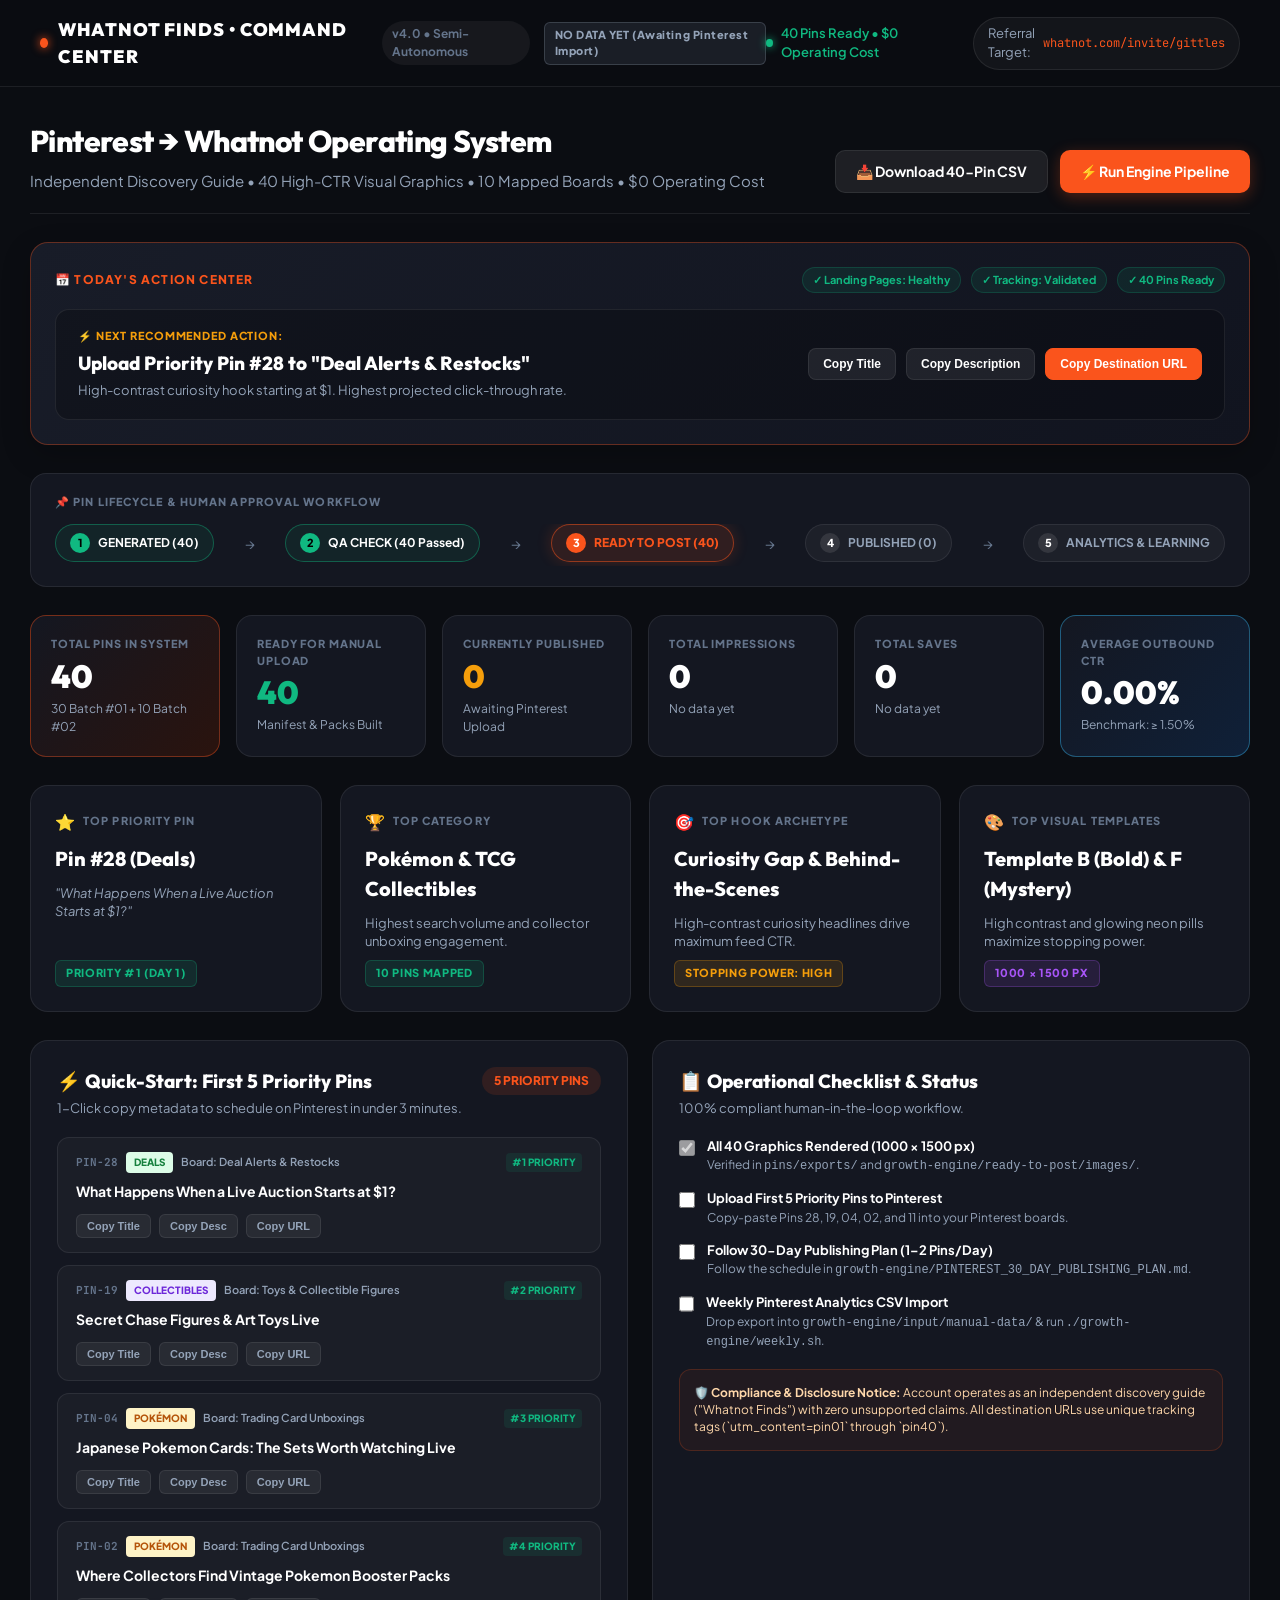
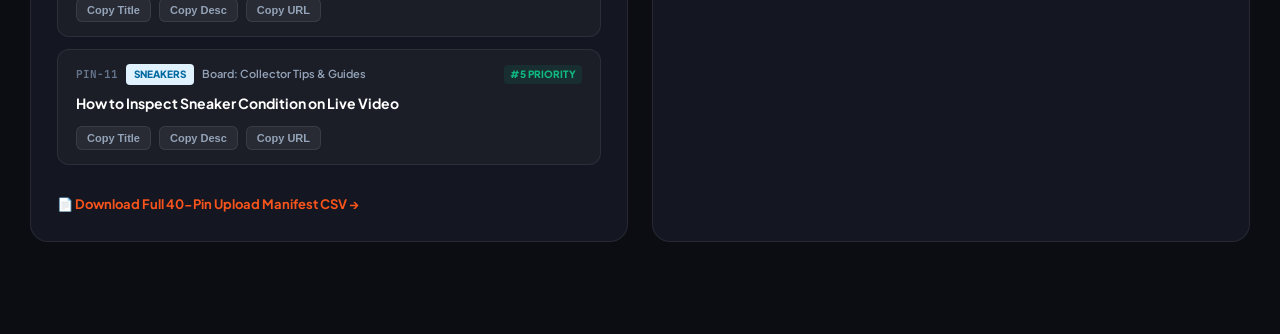
<file: growth-engine/dashboard/index.html>
<!DOCTYPE html>
<html lang="en">
<head>
  <meta charset="UTF-8">
  <meta name="viewport" content="width=device-width, initial-scale=1.0">
  <title>Growth Engine Command Center — Whatnot Finds</title>
  <link rel="preconnect" href="https://fonts.googleapis.com">
  <link rel="preconnect" href="https://fonts.gstatic.com" crossorigin>
  <link href="https://fonts.googleapis.com/css2?family=Outfit:wght@500;600;700;800;900&family=Plus+Jakarta+Sans:wght@400;500;600;700&family=JetBrains+Mono:wght@500;700&display=swap" rel="stylesheet">
  <link rel="stylesheet" href="styles.css">
</head>
<body>

  <!-- Top Navigation Bar -->
  <nav class="top-nav">
    <div class="nav-left">
      <div class="engine-logo">
        <span class="logo-dot"></span>
        <span>WHATNOT FINDS • COMMAND CENTER</span>
      </div>
      <span class="version-badge">v4.0 • Semi-Autonomous</span>
      <span class="data-mode-badge data-mode-none" id="data-status-badge">NO DATA YET (Awaiting Pinterest Import)</span>
    </div>
    <div class="nav-right">
      <div class="status-indicator">
        <span class="pulse-dot"></span>
        <span>40 Pins Ready • $0 Operating Cost</span>
      </div>
      <a href="https://whatnot.com/invite/gittles" target="_blank" rel="noopener noreferrer" class="referral-pill">
        <span>Referral Target:</span>
        <code>whatnot.com/invite/gittles</code>
      </a>
    </div>
  </nav>

  <main class="dashboard-container">
    
    <!-- Hero Header -->
    <header class="dash-header">
      <div>
        <h1>Pinterest → Whatnot Operating System</h1>
        <p class="subtitle">Independent Discovery Guide • 40 High-CTR Visual Graphics • 10 Mapped Boards • $0 Operating Cost</p>
      </div>
      <div class="header-actions">
        <a href="../ready-to-post/csv/pinterest-final-upload-manifest.csv" download class="btn btn-secondary">📥 Download 40-Pin CSV</a>
        <button class="btn btn-primary" onclick="alert('Run ./growth-engine/run.sh in your terminal to execute data import, learning analysis, and graphic generation.')">⚡ Run Engine Pipeline</button>
      </div>
    </header>

    <!-- "TODAY" Action Panel -->
    <section class="today-panel">
      <div class="today-header">
        <div class="today-badge">📅 TODAY'S ACTION CENTER</div>
        <div class="system-pills">
          <span class="sys-pill">✓ Landing Pages: Healthy</span>
          <span class="sys-pill">✓ Tracking: Validated</span>
          <span class="sys-pill">✓ 40 Pins Ready</span>
        </div>
      </div>
      <div class="today-action-card">
        <div class="today-action-left">
          <div class="next-label">⚡ NEXT RECOMMENDED ACTION:</div>
          <div class="next-title">Upload Priority Pin #28 to "Deal Alerts &amp; Restocks"</div>
          <div class="next-desc">High-contrast curiosity hook starting at $1. Highest projected click-through rate.</div>
        </div>
        <div class="today-action-right">
          <button class="btn-copy" onclick="copyText('What Happens When a Live Auction Starts at $1?', 'Title copied!')">Copy Title</button>
          <button class="btn-copy" onclick="copyText('Fast-paced 15-second sudden death live bidding where auctions start at just $1 and anything can happen on stream.', 'Description copied!')">Copy Description</button>
          <button class="btn-copy btn-copy-accent" onclick="copyText('https://thequadguy.github.io/whatnot-finds/deals/?utm_source=pinterest&utm_medium=organic&utm_campaign=whatnot_referral&utm_content=pin28', 'URL copied!')">Copy Destination URL</button>
        </div>
      </div>
    </section>

    <!-- Lifecycle Status Progression Bar -->
    <section class="pipeline-section">
      <div class="pipeline-title">📌 PIN LIFECYCLE &amp; HUMAN APPROVAL WORKFLOW</div>
      <div class="pipeline-track">
        <div class="pipeline-step step-complete">
          <div class="step-num">1</div>
          <div class="step-label">GENERATED (40)</div>
        </div>
        <div class="pipeline-arrow">&rarr;</div>
        <div class="pipeline-step step-complete">
          <div class="step-num">2</div>
          <div class="step-label">QA CHECK (40 Passed)</div>
        </div>
        <div class="pipeline-arrow">&rarr;</div>
        <div class="pipeline-step step-active">
          <div class="step-num">3</div>
          <div class="step-label">READY TO POST (40)</div>
        </div>
        <div class="pipeline-arrow">&rarr;</div>
        <div class="pipeline-step">
          <div class="step-num">4</div>
          <div class="step-label">PUBLISHED (0)</div>
        </div>
        <div class="pipeline-arrow">&rarr;</div>
        <div class="pipeline-step">
          <div class="step-num">5</div>
          <div class="step-label">ANALYTICS &amp; LEARNING</div>
        </div>
      </div>
    </section>

    <!-- KPI Summary Grid -->
    <section class="kpi-grid">
      <div class="kpi-card highlight-brand">
        <div class="kpi-label">TOTAL PINS IN SYSTEM</div>
        <div class="kpi-value" id="val-total-pins">40</div>
        <div class="kpi-subtext">30 Batch #01 + 10 Batch #02</div>
      </div>
      <div class="kpi-card">
        <div class="kpi-label">READY FOR MANUAL UPLOAD</div>
        <div class="kpi-value" style="color: var(--brand-emerald);">40</div>
        <div class="kpi-subtext">Manifest &amp; Packs Built</div>
      </div>
      <div class="kpi-card">
        <div class="kpi-label">CURRENTLY PUBLISHED</div>
        <div class="kpi-value" style="color: var(--brand-amber);">0</div>
        <div class="kpi-subtext">Awaiting Pinterest Upload</div>
      </div>
      <div class="kpi-card">
        <div class="kpi-label">TOTAL IMPRESSIONS</div>
        <div class="kpi-value" id="val-impressions">0</div>
        <div class="kpi-subtext" id="sub-impressions">No data yet</div>
      </div>
      <div class="kpi-card">
        <div class="kpi-label">TOTAL SAVES</div>
        <div class="kpi-value" id="val-saves">0</div>
        <div class="kpi-subtext">No data yet</div>
      </div>
      <div class="kpi-card highlight-card">
        <div class="kpi-label">AVERAGE OUTBOUND CTR</div>
        <div class="kpi-value" id="val-ctr">0.00%</div>
        <div class="kpi-subtext">Benchmark: &ge; 1.50%</div>
      </div>
    </section>

    <!-- Top Performers & Learning Quad -->
    <section class="triad-grid">
      <div class="triad-card">
        <div class="triad-header">
          <span class="triad-icon">⭐</span>
          <h3>TOP PRIORITY PIN</h3>
        </div>
        <div class="triad-title">Pin #28 (Deals)</div>
        <p class="triad-desc"><em>"What Happens When a Live Auction Starts at $1?"</em></p>
        <div class="triad-badge badge-emerald">PRIORITY #1 (DAY 1)</div>
      </div>

      <div class="triad-card">
        <div class="triad-header">
          <span class="triad-icon">🏆</span>
          <h3>TOP CATEGORY</h3>
        </div>
        <div class="triad-title">Pokémon &amp; TCG Collectibles</div>
        <p class="triad-desc">Highest search volume and collector unboxing engagement.</p>
        <div class="triad-badge">10 PINS MAPPED</div>
      </div>

      <div class="triad-card">
        <div class="triad-header">
          <span class="triad-icon">🎯</span>
          <h3>TOP HOOK ARCHETYPE</h3>
        </div>
        <div class="triad-title">Curiosity Gap &amp; Behind-the-Scenes</div>
        <p class="triad-desc">High-contrast curiosity headlines drive maximum feed CTR.</p>
        <div class="triad-badge badge-amber">STOPPING POWER: HIGH</div>
      </div>

      <div class="triad-card">
        <div class="triad-header">
          <span class="triad-icon">🎨</span>
          <h3>TOP VISUAL TEMPLATES</h3>
        </div>
        <div class="triad-title">Template B (Bold) &amp; F (Mystery)</div>
        <p class="triad-desc">High contrast and glowing neon pills maximize stopping power.</p>
        <div class="triad-badge badge-purple">1000 &times; 1500 PX</div>
      </div>
    </section>

    <!-- Quick Action Queue: First 5 Pins -->
    <section class="two-col-grid">
      
      <!-- Left: First 5 Fast Upload List -->
      <div class="panel-card">
        <div class="panel-header">
          <div>
            <h2>⚡ Quick-Start: First 5 Priority Pins</h2>
            <p>1-Click copy metadata to schedule on Pinterest in under 3 minutes.</p>
          </div>
          <span class="badge-count">5 PRIORITY PINS</span>
        </div>
        
        <div class="pin-queue-list">
          
          <!-- Pin 28 -->
          <div class="queue-item">
            <div class="queue-header-row">
              <div class="queue-meta">
                <span class="queue-id">PIN-28</span>
                <span class="queue-cat cat-deals">DEALS</span>
                <span class="board-tag">Board: Deal Alerts &amp; Restocks</span>
              </div>
              <span class="queue-priority">#1 PRIORITY</span>
            </div>
            <div class="queue-title">What Happens When a Live Auction Starts at $1?</div>
            <div class="queue-actions-row">
              <button class="btn-mini" onclick="copyText('What Happens When a Live Auction Starts at $1?', 'Title copied!')">Copy Title</button>
              <button class="btn-mini" onclick="copyText('Fast-paced 15-second sudden death live bidding where auctions start at just $1 and anything can happen on stream.', 'Description copied!')">Copy Desc</button>
              <button class="btn-mini" onclick="copyText('https://thequadguy.github.io/whatnot-finds/deals/?utm_source=pinterest&utm_medium=organic&utm_campaign=whatnot_referral&utm_content=pin28', 'URL copied!')">Copy URL</button>
            </div>
          </div>

          <!-- Pin 19 -->
          <div class="queue-item">
            <div class="queue-header-row">
              <div class="queue-meta">
                <span class="queue-id">PIN-19</span>
                <span class="queue-cat cat-collectibles">COLLECTIBLES</span>
                <span class="board-tag">Board: Toys &amp; Collectible Figures</span>
              </div>
              <span class="queue-priority">#2 PRIORITY</span>
            </div>
            <div class="queue-title">Secret Chase Figures &amp; Art Toys Live</div>
            <div class="queue-actions-row">
              <button class="btn-mini" onclick="copyText('Secret Chase Figures & Art Toys Live', 'Title copied!')">Copy Title</button>
              <button class="btn-mini" onclick="copyText('Watch streamers open blind boxes, unveil secret chase figures, and inspect limited-edition vinyl collectibles live on camera.', 'Description copied!')">Copy Desc</button>
              <button class="btn-mini" onclick="copyText('https://thequadguy.github.io/whatnot-finds/collectibles/?utm_source=pinterest&utm_medium=organic&utm_campaign=whatnot_referral&utm_content=pin19', 'URL copied!')">Copy URL</button>
            </div>
          </div>

          <!-- Pin 04 -->
          <div class="queue-item">
            <div class="queue-header-row">
              <div class="queue-meta">
                <span class="queue-id">PIN-04</span>
                <span class="queue-cat cat-pokemon">POKÉMON</span>
                <span class="board-tag">Board: Trading Card Unboxings</span>
              </div>
              <span class="queue-priority">#3 PRIORITY</span>
            </div>
            <div class="queue-title">Japanese Pokemon Cards: The Sets Worth Watching Live</div>
            <div class="queue-actions-row">
              <button class="btn-mini" onclick="copyText('Japanese Pokemon Cards: The Sets Worth Watching Live', 'Title copied!')">Copy Title</button>
              <button class="btn-mini" onclick="copyText('Discover exclusive Japanese Pokemon card sets, promo boxes, and high-class pack unboxings streamed live from verified independent collector hosts.', 'Description copied!')">Copy Desc</button>
              <button class="btn-mini" onclick="copyText('https://thequadguy.github.io/whatnot-finds/pokemon/?utm_source=pinterest&utm_medium=organic&utm_campaign=whatnot_referral&utm_content=pin04', 'URL copied!')">Copy URL</button>
            </div>
          </div>

          <!-- Pin 02 -->
          <div class="queue-item">
            <div class="queue-header-row">
              <div class="queue-meta">
                <span class="queue-id">PIN-02</span>
                <span class="queue-cat cat-pokemon">POKÉMON</span>
                <span class="board-tag">Board: Trading Card Unboxings</span>
              </div>
              <span class="queue-priority">#4 PRIORITY</span>
            </div>
            <div class="queue-title">Where Collectors Find Vintage Pokemon Booster Packs</div>
            <div class="queue-actions-row">
              <button class="btn-mini" onclick="copyText('Where Collectors Find Vintage Pokemon Booster Packs', 'Title copied!')">Copy Title</button>
              <button class="btn-mini" onclick="copyText('Explore live streams where collectors unbox vintage WOTC booster packs and illustration rare singles on high-definition video.', 'Description copied!')">Copy Desc</button>
              <button class="btn-mini" onclick="copyText('https://thequadguy.github.io/whatnot-finds/pokemon/?utm_source=pinterest&utm_medium=organic&utm_campaign=whatnot_referral&utm_content=pin02', 'URL copied!')">Copy URL</button>
            </div>
          </div>

          <!-- Pin 11 -->
          <div class="queue-item">
            <div class="queue-header-row">
              <div class="queue-meta">
                <span class="queue-id">PIN-11</span>
                <span class="queue-cat cat-sneakers">SNEAKERS</span>
                <span class="board-tag">Board: Collector Tips &amp; Guides</span>
              </div>
              <span class="queue-priority">#5 PRIORITY</span>
            </div>
            <div class="queue-title">How to Inspect Sneaker Condition on Live Video</div>
            <div class="queue-actions-row">
              <button class="btn-mini" onclick="copyText('How to Inspect Sneaker Condition on Live Video', 'Title copied!')">Copy Title</button>
              <button class="btn-mini" onclick="copyText('Check outsole star patterns, tongue tags, factory box stamps, and heel drag close-up on stream before placing your bid.', 'Description copied!')">Copy Desc</button>
              <button class="btn-mini" onclick="copyText('https://thequadguy.github.io/whatnot-finds/sneakers/?utm_source=pinterest&utm_medium=organic&utm_campaign=whatnot_referral&utm_content=pin11', 'URL copied!')">Copy URL</button>
            </div>
          </div>

        </div>

        <div class="panel-footer">
          <a href="../ready-to-post/csv/pinterest-final-upload-manifest.csv" download class="btn-link">📄 Download Full 40-Pin Upload Manifest CSV &rarr;</a>
        </div>
      </div>

      <!-- Right: Jake's Action Checklist & Compliance Notice -->
      <div class="panel-card">
        <div class="panel-header">
          <div>
            <h2>📋 Operational Checklist &amp; Status</h2>
            <p>100% compliant human-in-the-loop workflow.</p>
          </div>
        </div>
        
        <div class="checklist">
          <label class="check-item">
            <input type="checkbox" checked disabled>
            <div class="check-content">
              <strong>All 40 Graphics Rendered (1000 &times; 1500 px)</strong>
              <span>Verified in <code>pins/exports/</code> and <code>growth-engine/ready-to-post/images/</code>.</span>
            </div>
          </label>
          <label class="check-item">
            <input type="checkbox">
            <div class="check-content">
              <strong>Upload First 5 Priority Pins to Pinterest</strong>
              <span>Copy-paste Pins 28, 19, 04, 02, and 11 into your Pinterest boards.</span>
            </div>
          </label>
          <label class="check-item">
            <input type="checkbox">
            <div class="check-content">
              <strong>Follow 30-Day Publishing Plan (1–2 Pins/Day)</strong>
              <span>Follow the schedule in <code>growth-engine/PINTEREST_30_DAY_PUBLISHING_PLAN.md</code>.</span>
            </div>
          </label>
          <label class="check-item">
            <input type="checkbox">
            <div class="check-content">
              <strong>Weekly Pinterest Analytics CSV Import</strong>
              <span>Drop export into <code>growth-engine/input/manual-data/</code> &amp; run <code>./growth-engine/weekly.sh</code>.</span>
            </div>
          </label>
        </div>

        <div class="compliance-box">
          <strong>🛡️ Compliance &amp; Disclosure Notice:</strong> Account operates as an independent discovery guide ("Whatnot Finds") with zero unsupported claims. All destination URLs use unique tracking tags (`utm_content=pin01` through `pin40`).
        </div>
      </div>

    </section>

  </main>

  <div id="toast" class="toast">Copied to clipboard!</div>

  <script src="data.js"></script>
  <script>
    if (window.GROWTH_ENGINE_DATA) {
      const d = window.GROWTH_ENGINE_DATA;
      document.getElementById('val-total-pins').innerText = d.totalPins || 40;
      document.getElementById('val-impressions').innerText = (d.totalImpressions || 0).toLocaleString();
      document.getElementById('val-saves').innerText = (d.totalSaves || 0).toLocaleString();
      document.getElementById('val-ctr').innerText = (d.averageCtr || 0).toFixed(2) + '%';
      
      const badge = document.getElementById('data-status-badge');
      if (d.totalImpressions > 0 && !d.isDemoData) {
        badge.innerText = 'REAL DATA (Live Pinterest Analytics)';
        badge.className = 'data-mode-badge data-mode-real';
        document.getElementById('sub-impressions').innerText = 'Live Tracked Organic Views';
      } else {
        badge.innerText = 'NO DATA YET (Awaiting Pinterest Import)';
        badge.className = 'data-mode-badge data-mode-none';
      }
    }

    function copyText(text, msg) {
      navigator.clipboard.writeText(text).then(() => {
        const toast = document.getElementById('toast');
        toast.innerText = msg || 'Copied to clipboard!';
        toast.classList.add('toast-show');
        setTimeout(() => toast.classList.remove('toast-show'), 2000);
      });
    }
  </script>
</body>
</html>
</file>
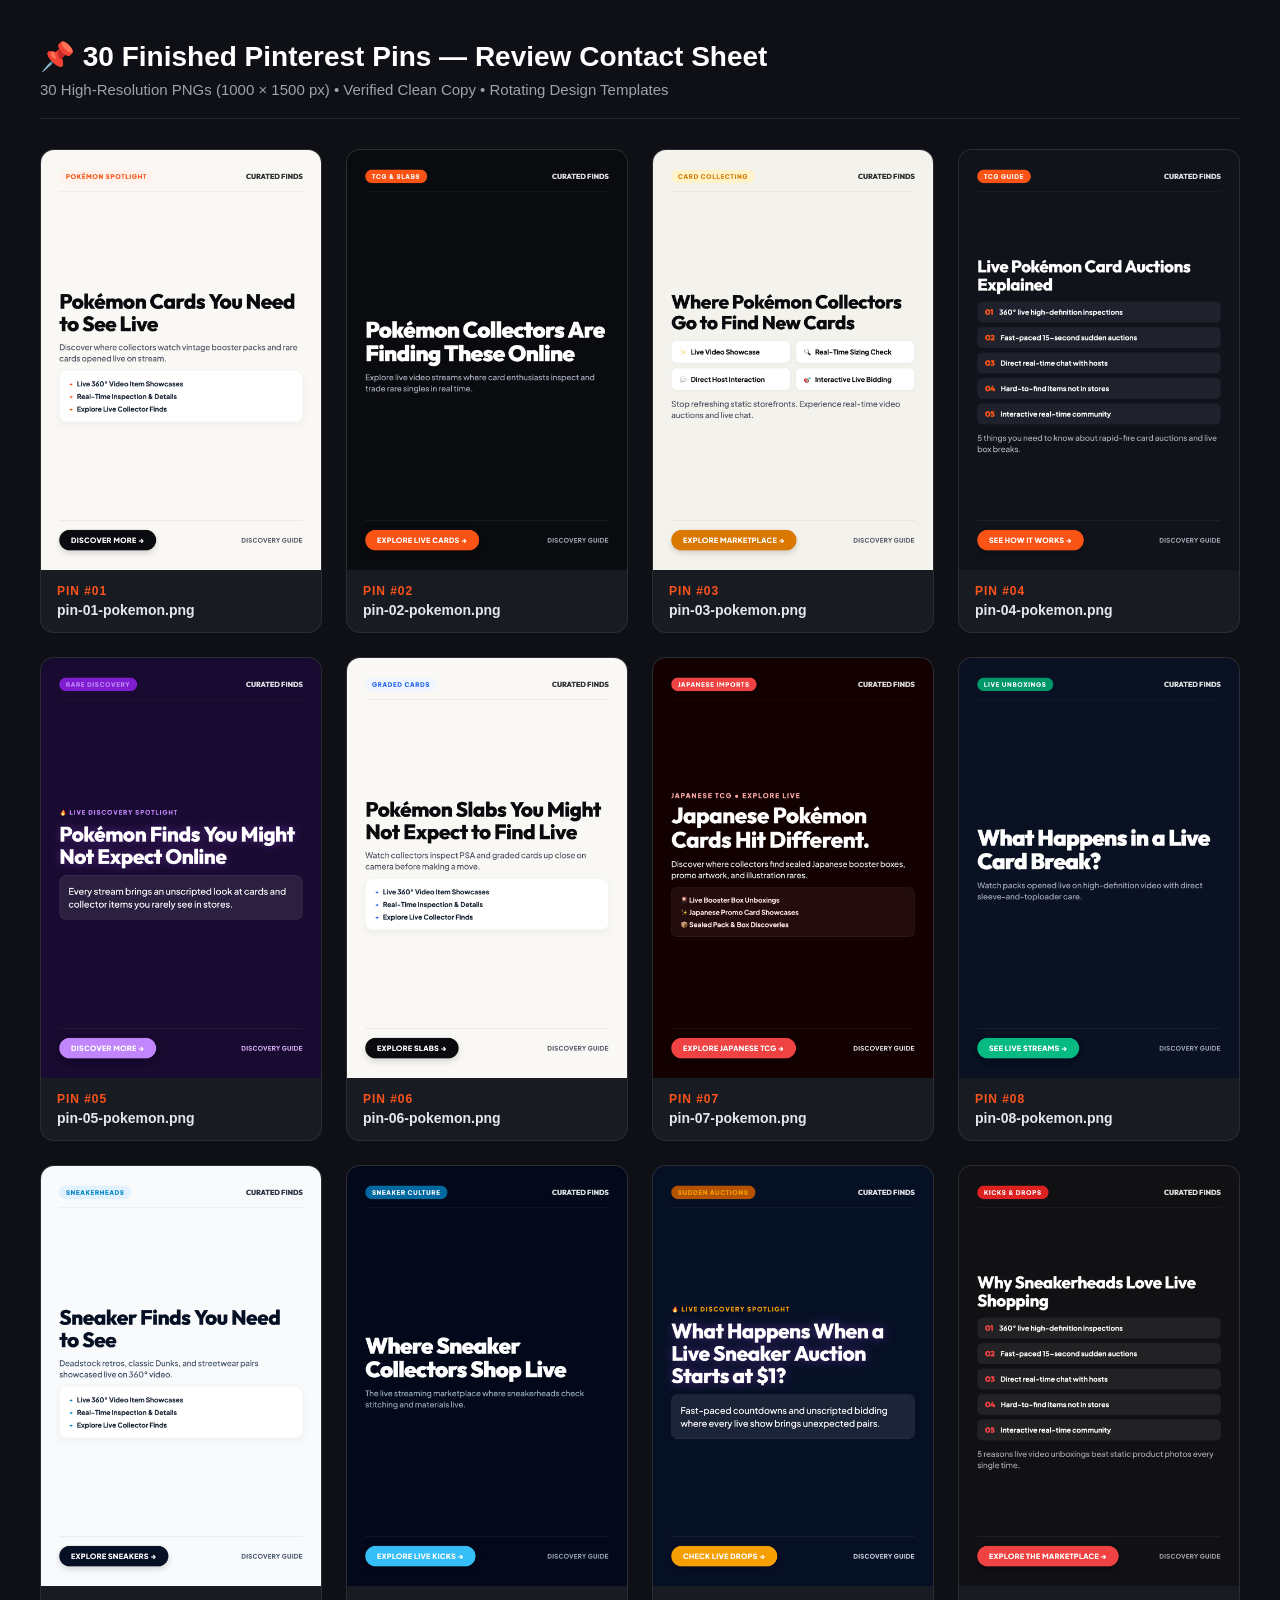
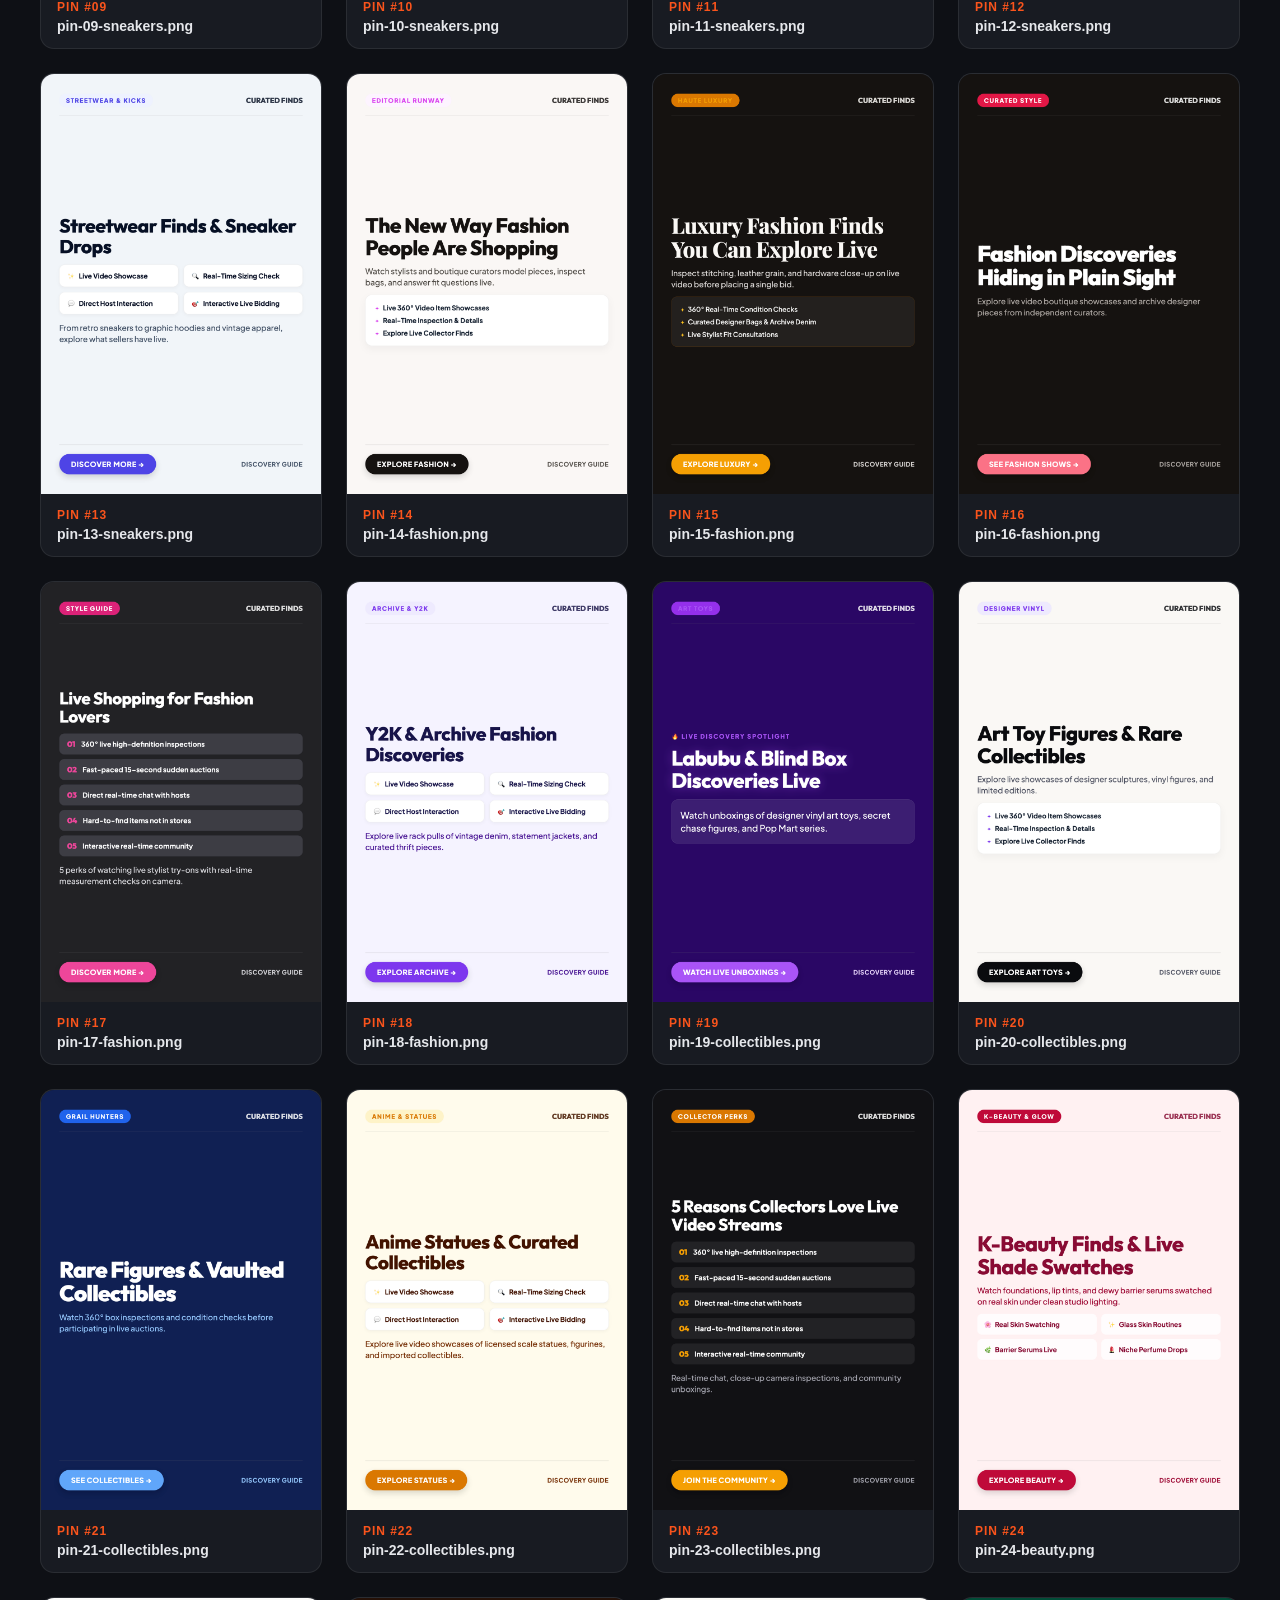
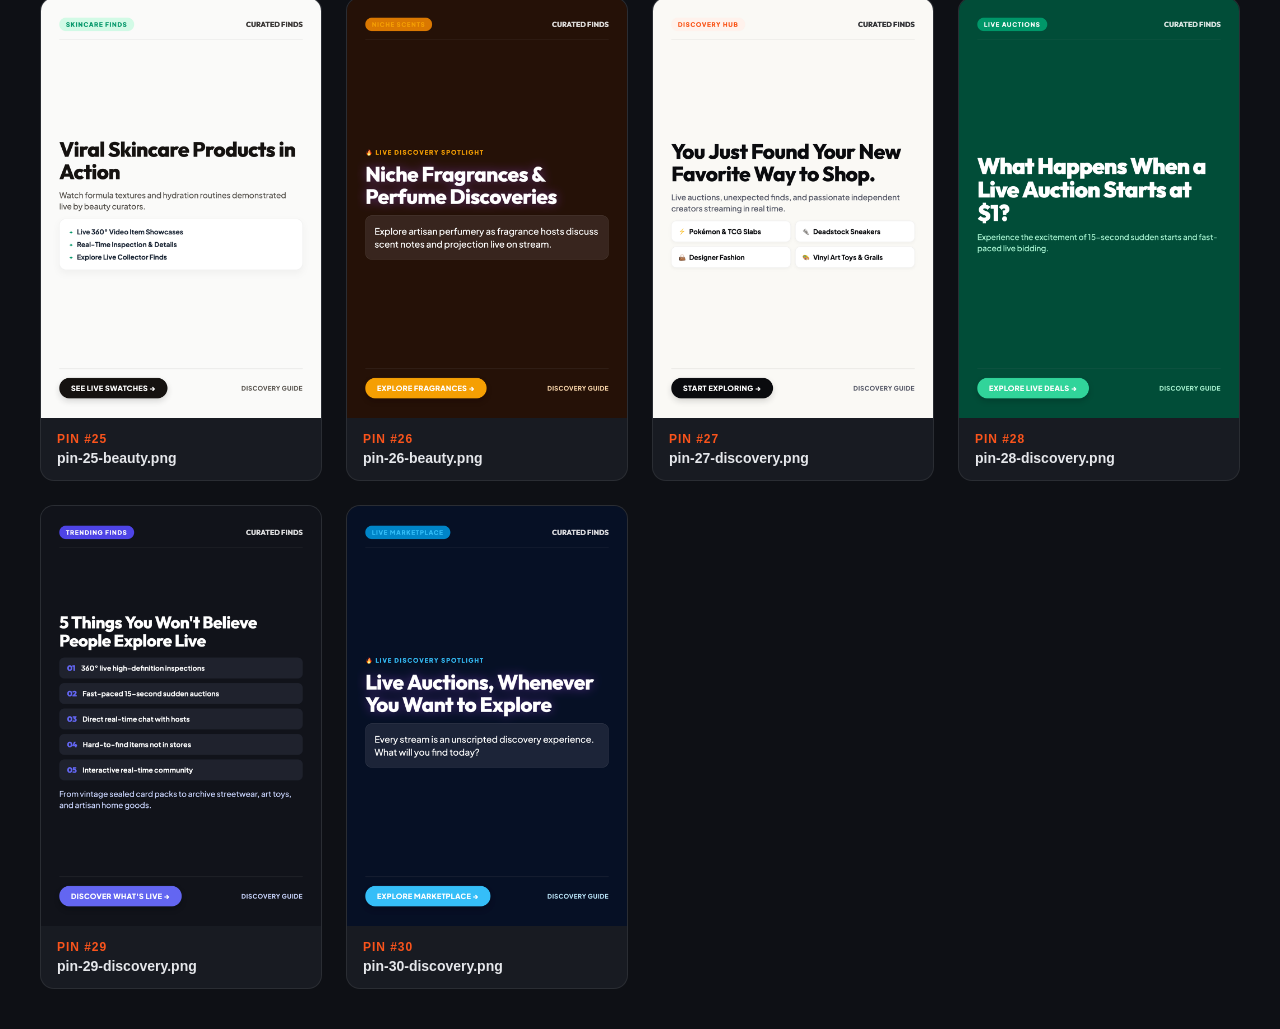
<file: pins/exports/contact-sheet.html>
<!DOCTYPE html>
<html>
<head>
<meta charset="utf-8">
<title>Pinterest Pins 30-Grid Contact Sheet</title>
<style>
body { background: #0E1015; color: #FFFFFF; font-family: -apple-system, BlinkMacSystemFont, 'Segoe UI', Roboto, sans-serif; padding: 40px; margin: 0; }
header { max-width: 1600px; margin: 0 auto 30px; border-bottom: 1px solid rgba(255,255,255,0.1); padding-bottom: 20px; }
h1 { font-size: 28px; margin: 0 0 8px 0; color: #FFFFFF; }
p { color: #9CA3AF; margin: 0; font-size: 15px; }
.grid { display: grid; grid-template-columns: repeat(auto-fill, minmax(280px, 1fr)); gap: 24px; max-width: 1600px; margin: 0 auto; }
.card { background: #181B22; border-radius: 14px; overflow: hidden; border: 1px solid rgba(255,255,255,0.08); transition: transform 0.2s ease, box-shadow 0.2s ease; }
.card:hover { transform: translateY(-6px); box-shadow: 0 12px 30px rgba(0,0,0,0.5); border-color: #FA541C; }
.card img { width: 100%; height: auto; display: block; }
.card-info { padding: 14px 16px; }
.pin-num { font-size: 12px; font-weight: 800; color: #FA541C; letter-spacing: 0.08em; text-transform: uppercase; margin-bottom: 4px; }
.pin-name { font-size: 14px; font-weight: 600; color: #E5E7EB; white-space: nowrap; overflow: hidden; text-overflow: ellipsis; }
</style>
</head>
<body>
<header>
    <h1>📌 30 Finished Pinterest Pins — Review Contact Sheet</h1>
    <p>30 High-Resolution PNGs (1000 × 1500 px) • Verified Clean Copy • Rotating Design Templates</p>
</header>
<div class="grid">

    <div class="card">
        <img src="pin-01-pokemon.png" alt="pin-01-pokemon.png">
        <div class="card-info">
            <div class="pin-num">Pin #01</div>
            <div class="pin-name">pin-01-pokemon.png</div>
        </div>
    </div>
    
    <div class="card">
        <img src="pin-02-pokemon.png" alt="pin-02-pokemon.png">
        <div class="card-info">
            <div class="pin-num">Pin #02</div>
            <div class="pin-name">pin-02-pokemon.png</div>
        </div>
    </div>
    
    <div class="card">
        <img src="pin-03-pokemon.png" alt="pin-03-pokemon.png">
        <div class="card-info">
            <div class="pin-num">Pin #03</div>
            <div class="pin-name">pin-03-pokemon.png</div>
        </div>
    </div>
    
    <div class="card">
        <img src="pin-04-pokemon.png" alt="pin-04-pokemon.png">
        <div class="card-info">
            <div class="pin-num">Pin #04</div>
            <div class="pin-name">pin-04-pokemon.png</div>
        </div>
    </div>
    
    <div class="card">
        <img src="pin-05-pokemon.png" alt="pin-05-pokemon.png">
        <div class="card-info">
            <div class="pin-num">Pin #05</div>
            <div class="pin-name">pin-05-pokemon.png</div>
        </div>
    </div>
    
    <div class="card">
        <img src="pin-06-pokemon.png" alt="pin-06-pokemon.png">
        <div class="card-info">
            <div class="pin-num">Pin #06</div>
            <div class="pin-name">pin-06-pokemon.png</div>
        </div>
    </div>
    
    <div class="card">
        <img src="pin-07-pokemon.png" alt="pin-07-pokemon.png">
        <div class="card-info">
            <div class="pin-num">Pin #07</div>
            <div class="pin-name">pin-07-pokemon.png</div>
        </div>
    </div>
    
    <div class="card">
        <img src="pin-08-pokemon.png" alt="pin-08-pokemon.png">
        <div class="card-info">
            <div class="pin-num">Pin #08</div>
            <div class="pin-name">pin-08-pokemon.png</div>
        </div>
    </div>
    
    <div class="card">
        <img src="pin-09-sneakers.png" alt="pin-09-sneakers.png">
        <div class="card-info">
            <div class="pin-num">Pin #09</div>
            <div class="pin-name">pin-09-sneakers.png</div>
        </div>
    </div>
    
    <div class="card">
        <img src="pin-10-sneakers.png" alt="pin-10-sneakers.png">
        <div class="card-info">
            <div class="pin-num">Pin #10</div>
            <div class="pin-name">pin-10-sneakers.png</div>
        </div>
    </div>
    
    <div class="card">
        <img src="pin-11-sneakers.png" alt="pin-11-sneakers.png">
        <div class="card-info">
            <div class="pin-num">Pin #11</div>
            <div class="pin-name">pin-11-sneakers.png</div>
        </div>
    </div>
    
    <div class="card">
        <img src="pin-12-sneakers.png" alt="pin-12-sneakers.png">
        <div class="card-info">
            <div class="pin-num">Pin #12</div>
            <div class="pin-name">pin-12-sneakers.png</div>
        </div>
    </div>
    
    <div class="card">
        <img src="pin-13-sneakers.png" alt="pin-13-sneakers.png">
        <div class="card-info">
            <div class="pin-num">Pin #13</div>
            <div class="pin-name">pin-13-sneakers.png</div>
        </div>
    </div>
    
    <div class="card">
        <img src="pin-14-fashion.png" alt="pin-14-fashion.png">
        <div class="card-info">
            <div class="pin-num">Pin #14</div>
            <div class="pin-name">pin-14-fashion.png</div>
        </div>
    </div>
    
    <div class="card">
        <img src="pin-15-fashion.png" alt="pin-15-fashion.png">
        <div class="card-info">
            <div class="pin-num">Pin #15</div>
            <div class="pin-name">pin-15-fashion.png</div>
        </div>
    </div>
    
    <div class="card">
        <img src="pin-16-fashion.png" alt="pin-16-fashion.png">
        <div class="card-info">
            <div class="pin-num">Pin #16</div>
            <div class="pin-name">pin-16-fashion.png</div>
        </div>
    </div>
    
    <div class="card">
        <img src="pin-17-fashion.png" alt="pin-17-fashion.png">
        <div class="card-info">
            <div class="pin-num">Pin #17</div>
            <div class="pin-name">pin-17-fashion.png</div>
        </div>
    </div>
    
    <div class="card">
        <img src="pin-18-fashion.png" alt="pin-18-fashion.png">
        <div class="card-info">
            <div class="pin-num">Pin #18</div>
            <div class="pin-name">pin-18-fashion.png</div>
        </div>
    </div>
    
    <div class="card">
        <img src="pin-19-collectibles.png" alt="pin-19-collectibles.png">
        <div class="card-info">
            <div class="pin-num">Pin #19</div>
            <div class="pin-name">pin-19-collectibles.png</div>
        </div>
    </div>
    
    <div class="card">
        <img src="pin-20-collectibles.png" alt="pin-20-collectibles.png">
        <div class="card-info">
            <div class="pin-num">Pin #20</div>
            <div class="pin-name">pin-20-collectibles.png</div>
        </div>
    </div>
    
    <div class="card">
        <img src="pin-21-collectibles.png" alt="pin-21-collectibles.png">
        <div class="card-info">
            <div class="pin-num">Pin #21</div>
            <div class="pin-name">pin-21-collectibles.png</div>
        </div>
    </div>
    
    <div class="card">
        <img src="pin-22-collectibles.png" alt="pin-22-collectibles.png">
        <div class="card-info">
            <div class="pin-num">Pin #22</div>
            <div class="pin-name">pin-22-collectibles.png</div>
        </div>
    </div>
    
    <div class="card">
        <img src="pin-23-collectibles.png" alt="pin-23-collectibles.png">
        <div class="card-info">
            <div class="pin-num">Pin #23</div>
            <div class="pin-name">pin-23-collectibles.png</div>
        </div>
    </div>
    
    <div class="card">
        <img src="pin-24-beauty.png" alt="pin-24-beauty.png">
        <div class="card-info">
            <div class="pin-num">Pin #24</div>
            <div class="pin-name">pin-24-beauty.png</div>
        </div>
    </div>
    
    <div class="card">
        <img src="pin-25-beauty.png" alt="pin-25-beauty.png">
        <div class="card-info">
            <div class="pin-num">Pin #25</div>
            <div class="pin-name">pin-25-beauty.png</div>
        </div>
    </div>
    
    <div class="card">
        <img src="pin-26-beauty.png" alt="pin-26-beauty.png">
        <div class="card-info">
            <div class="pin-num">Pin #26</div>
            <div class="pin-name">pin-26-beauty.png</div>
        </div>
    </div>
    
    <div class="card">
        <img src="pin-27-discovery.png" alt="pin-27-discovery.png">
        <div class="card-info">
            <div class="pin-num">Pin #27</div>
            <div class="pin-name">pin-27-discovery.png</div>
        </div>
    </div>
    
    <div class="card">
        <img src="pin-28-discovery.png" alt="pin-28-discovery.png">
        <div class="card-info">
            <div class="pin-num">Pin #28</div>
            <div class="pin-name">pin-28-discovery.png</div>
        </div>
    </div>
    
    <div class="card">
        <img src="pin-29-discovery.png" alt="pin-29-discovery.png">
        <div class="card-info">
            <div class="pin-num">Pin #29</div>
            <div class="pin-name">pin-29-discovery.png</div>
        </div>
    </div>
    
    <div class="card">
        <img src="pin-30-discovery.png" alt="pin-30-discovery.png">
        <div class="card-info">
            <div class="pin-num">Pin #30</div>
            <div class="pin-name">pin-30-discovery.png</div>
        </div>
    </div>
    
</div>
</body>
</html>
</file>
<file: styles.css>
/* ==========================================================================
   WHATNOT PINTEREST LANDING PAGE - MODERN EDITORIAL DESIGN SYSTEM
   ========================================================================== */

:root {
  /* Color Palette - Refined Editorial Neutrals & Modern Accents */
  --bg-primary: #FAF9F5;
  --bg-secondary: #F3F1EA;
  --bg-card: #FFFFFF;
  --bg-card-hover: #FFFFFF;
  --bg-dark: #121316;
  --bg-dark-card: #1C1E24;
  
  --text-primary: #121316;
  --text-secondary: #585A65;
  --text-muted: #8E909D;
  --text-inverse: #FFFFFF;
  --text-inverse-muted: #A3A6B4;
  
  --accent-brand: #FA541C;
  --accent-brand-hover: #E0440E;
  --accent-brand-soft: #FFF2EB;
  --accent-live: #EF4444;
  --accent-emerald: #10B981;
  --accent-amber: #F59E0B;
  --accent-indigo: #6366F1;
  --accent-purple: #8B5CF6;
  
  --border-light: rgba(18, 19, 22, 0.08);
  --border-medium: rgba(18, 19, 22, 0.14);
  --border-dark: rgba(255, 255, 255, 0.12);
  
  /* Elevation & Shadows */
  --shadow-xs: 0 1px 2px rgba(18, 19, 22, 0.04);
  --shadow-sm: 0 2px 8px rgba(18, 19, 22, 0.06);
  --shadow-md: 0 8px 24px rgba(18, 19, 22, 0.08);
  --shadow-lg: 0 16px 40px rgba(18, 19, 22, 0.10);
  --shadow-xl: 0 24px 60px rgba(18, 19, 22, 0.12);
  --shadow-glow: 0 0 35px rgba(250, 84, 28, 0.25);
  
  /* Typography */
  --font-sans: 'Plus Jakarta Sans', -apple-system, BlinkMacSystemFont, 'Segoe UI', Roboto, sans-serif;
  --font-display: 'Outfit', -apple-system, BlinkMacSystemFont, sans-serif;
  
  /* Layout */
  --container-max: 1200px;
  --container-padding: clamp(1rem, 4vw, 2rem);
  --radius-sm: 8px;
  --radius-md: 16px;
  --radius-lg: 24px;
  --radius-xl: 32px;
  --radius-full: 9999px;
  
  /* Transitions */
  --transition-fast: 0.18s cubic-bezier(0.16, 1, 0.3, 1);
  --transition-smooth: 0.3s cubic-bezier(0.16, 1, 0.3, 1);
  --transition-slow: 0.6s cubic-bezier(0.16, 1, 0.3, 1);
}

/* Base Reset & Document Setup */
*, *::before, *::after {
  box-sizing: border-box;
  margin: 0;
  padding: 0;
}

html {
  scroll-behavior: smooth;
  -webkit-text-size-adjust: 100%;
  font-size: 16px;
}

body {
  font-family: var(--font-sans);
  background-color: var(--bg-primary);
  color: var(--text-primary);
  line-height: 1.6;
  overflow-x: hidden;
  -webkit-font-smoothing: antialiased;
  -moz-osx-font-smoothing: grayscale;
  padding-bottom: 70px; /* Space for mobile sticky CTA */
}

@media (min-width: 768px) {
  body {
    padding-bottom: 0;
  }
}

img, svg {
  display: block;
  max-width: 100%;
  height: auto;
}

a {
  color: inherit;
  text-decoration: none;
}

button {
  font-family: inherit;
  cursor: pointer;
  border: none;
  background: none;
}

/* Accessibility */
.skip-link {
  position: absolute;
  top: -60px;
  left: 20px;
  background: var(--text-primary);
  color: var(--text-inverse);
  padding: 10px 18px;
  z-index: 1000;
  border-radius: var(--radius-sm);
  font-weight: 600;
  transition: top var(--transition-fast);
}

.skip-link:focus {
  top: 20px;
}

.sr-only {
  position: absolute;
  width: 1px;
  height: 1px;
  padding: 0;
  margin: -1px;
  overflow: hidden;
  clip: rect(0, 0, 0, 0);
  white-space: nowrap;
  border: 0;
}

/* Container */
.container {
  width: 100%;
  max-width: var(--container-max);
  margin-left: auto;
  margin-right: auto;
  padding-left: var(--container-padding);
  padding-right: var(--container-padding);
}

/* ==========================================================================
   BANNER TICKER (Live Activity Simulation)
   ========================================================================== */
.live-ticker-wrap {
  background-color: var(--bg-dark);
  color: var(--text-inverse);
  padding: 8px 0;
  font-size: 0.8125rem;
  overflow: hidden;
  white-space: nowrap;
  position: relative;
  z-index: 40;
  border-bottom: 1px solid rgba(255, 255, 255, 0.08);
}

.ticker-track {
  display: inline-flex;
  gap: 3rem;
  animation: tickerSlide 38s linear infinite;
}

.ticker-track:hover {
  animation-play-state: paused;
}

.ticker-item {
  display: inline-flex;
  align-items: center;
  gap: 0.6rem;
  font-weight: 500;
  color: var(--text-inverse-muted);
}

.ticker-item strong {
  color: var(--text-inverse);
}

.pulse-dot {
  width: 7px;
  height: 7px;
  background-color: var(--accent-live);
  border-radius: 50%;
  box-shadow: 0 0 8px var(--accent-live);
  animation: pulse 1.8s infinite ease-in-out;
}

.pulse-dot.green {
  background-color: var(--accent-emerald);
  box-shadow: 0 0 8px var(--accent-emerald);
}

@keyframes tickerSlide {
  0% { transform: translateX(0); }
  100% { transform: translateX(-50%); }
}

@keyframes pulse {
  0%, 100% { transform: scale(1); opacity: 1; }
  50% { transform: scale(1.4); opacity: 0.6; }
}

/* ==========================================================================
   NAVIGATION BAR
   ========================================================================== */
.site-header {
  position: sticky;
  top: 0;
  z-index: 50;
  background: rgba(250, 249, 245, 0.92);
  backdrop-filter: blur(16px);
  -webkit-backdrop-filter: blur(16px);
  border-bottom: 1px solid var(--border-light);
  transition: all var(--transition-smooth);
}

.header-container {
  display: flex;
  align-items: center;
  justify-content: space-between;
  height: 72px;
}

.brand-logo-wrap {
  display: flex;
  align-items: center;
  gap: 0.75rem;
}

.brand-badge {
  display: inline-flex;
  align-items: center;
  gap: 0.4rem;
  background: var(--bg-card);
  border: 1px solid var(--border-medium);
  padding: 6px 14px;
  border-radius: var(--radius-full);
  font-family: var(--font-display);
  font-size: 0.9375rem;
  font-weight: 700;
  letter-spacing: -0.01em;
  box-shadow: var(--shadow-xs);
  color: var(--text-primary);
}

.brand-badge .icon-sparkle {
  color: var(--accent-brand);
}

.brand-subtext {
  font-size: 0.75rem;
  font-weight: 600;
  text-transform: uppercase;
  letter-spacing: 0.08em;
  color: var(--text-muted);
  display: none;
}

@media (min-width: 640px) {
  .brand-subtext {
    display: inline-block;
  }
}

.nav-links {
  display: none;
  align-items: center;
  gap: 1.75rem;
  list-style: none;
}

@media (min-width: 960px) {
  .nav-links {
    display: flex;
  }
}

.nav-link {
  font-size: 0.9375rem;
  font-weight: 500;
  color: var(--text-secondary);
  transition: color var(--transition-fast);
  position: relative;
  padding: 4px 0;
}

.nav-link:hover {
  color: var(--text-primary);
}

.nav-link::after {
  content: '';
  position: absolute;
  bottom: 0;
  left: 0;
  width: 0%;
  height: 2px;
  background: var(--accent-brand);
  transition: width var(--transition-fast);
  border-radius: 2px;
}

.nav-link:hover::after {
  width: 100%;
}

.header-cta-wrap {
  display: flex;
  align-items: center;
  gap: 1rem;
}

/* Primary Button Styles */
.btn-primary {
  display: inline-flex;
  align-items: center;
  justify-content: center;
  gap: 0.6rem;
  background: var(--text-primary);
  color: var(--text-inverse);
  font-family: var(--font-sans);
  font-size: 0.9375rem;
  font-weight: 600;
  padding: 12px 24px;
  border-radius: var(--radius-full);
  transition: all var(--transition-fast);
  box-shadow: var(--shadow-sm);
  cursor: pointer;
  position: relative;
  overflow: hidden;
  text-align: center;
}

.btn-primary::before {
  content: '';
  position: absolute;
  top: 0;
  left: -100%;
  width: 100%;
  height: 100%;
  background: linear-gradient(90deg, transparent, rgba(255, 255, 255, 0.18), transparent);
  transition: left 0.6s ease;
}

.btn-primary:hover {
  background: #000000;
  transform: translateY(-2px);
  box-shadow: var(--shadow-md);
  color: var(--text-inverse);
}

.btn-primary:hover::before {
  left: 100%;
}

.btn-accent {
  background: var(--accent-brand);
  color: #FFFFFF;
}

.btn-accent:hover {
  background: var(--accent-brand-hover);
  box-shadow: var(--shadow-glow);
}

.btn-large {
  padding: 16px 36px;
  font-size: 1.0625rem;
}

.btn-icon {
  width: 18px;
  height: 18px;
  transition: transform var(--transition-fast);
}

.btn-primary:hover .btn-icon {
  transform: translateX(3px);
}

/* ==========================================================================
   HERO SECTION (Editorial, High-Impact)
   ========================================================================== */
.hero-section {
  padding: clamp(3rem, 7vw, 6rem) 0 clamp(3rem, 6vw, 4.5rem);
  position: relative;
}

.hero-grid {
  display: grid;
  grid-template-columns: 1fr;
  gap: 3.5rem;
  align-items: center;
}

@media (min-width: 1024px) {
  .hero-grid {
    grid-template-columns: 1.15fr 0.85fr;
  }
}

.hero-content {
  display: flex;
  flex-direction: column;
  align-items: flex-start;
}

.hero-pill {
  display: inline-flex;
  align-items: center;
  gap: 0.6rem;
  background: var(--bg-card);
  border: 1px solid var(--border-medium);
  padding: 6px 16px;
  border-radius: var(--radius-full);
  font-size: 0.8125rem;
  font-weight: 600;
  color: var(--text-secondary);
  margin-bottom: 1.5rem;
  box-shadow: var(--shadow-xs);
}

.hero-pill-badge {
  background: var(--accent-brand-soft);
  color: var(--accent-brand);
  font-size: 0.6875rem;
  font-weight: 700;
  text-transform: uppercase;
  padding: 2px 8px;
  border-radius: var(--radius-full);
  letter-spacing: 0.05em;
}

.hero-title {
  font-family: var(--font-display);
  font-size: clamp(2.35rem, 5vw, 4rem);
  line-height: 1.1;
  font-weight: 800;
  letter-spacing: -0.03em;
  color: var(--text-primary);
  margin-bottom: 1.5rem;
}

.hero-title-highlight {
  background: linear-gradient(135deg, #121316 20%, var(--accent-brand) 100%);
  -webkit-background-clip: text;
  -webkit-text-fill-color: transparent;
}

.hero-subtitle {
  font-size: clamp(1.0625rem, 1.8vw, 1.25rem);
  line-height: 1.6;
  color: var(--text-secondary);
  margin-bottom: 2rem;
  max-width: 580px;
}

.hero-cta-group {
  display: flex;
  flex-direction: column;
  align-items: flex-start;
  gap: 0.875rem;
  width: 100%;
}

@media (min-width: 480px) {
  .hero-cta-group {
    width: auto;
  }
}

.cta-disclaimer {
  font-size: 0.8125rem;
  color: var(--text-muted);
  display: flex;
  align-items: center;
  gap: 0.4rem;
}

.cta-disclaimer svg {
  width: 14px;
  height: 14px;
  color: var(--accent-emerald);
  flex-shrink: 0;
}

.hero-stats-row {
  display: flex;
  flex-wrap: wrap;
  gap: 1.5rem 2.5rem;
  margin-top: 2.75rem;
  padding-top: 2rem;
  border-top: 1px solid var(--border-light);
  width: 100%;
}

.hero-stat-item {
  display: flex;
  flex-direction: column;
}

.stat-number {
  font-family: var(--font-display);
  font-size: 1.5rem;
  font-weight: 700;
  color: var(--text-primary);
  line-height: 1.2;
}

.stat-label {
  font-size: 0.8125rem;
  color: var(--text-secondary);
  font-weight: 500;
}

/* Hero Visual / Mockup Card */
.hero-visual {
  position: relative;
}

.hero-card-stack {
  position: relative;
  width: 100%;
  max-width: 440px;
  margin: 0 auto;
}

.hero-main-card {
  background: var(--bg-card);
  border-radius: var(--radius-xl);
  border: 1px solid var(--border-medium);
  box-shadow: var(--shadow-xl);
  overflow: hidden;
  transition: transform var(--transition-smooth);
}

.hero-main-card:hover {
  transform: translateY(-4px);
}

.stream-header {
  padding: 16px 20px;
  background: rgba(255, 255, 255, 0.95);
  display: flex;
  align-items: center;
  justify-content: space-between;
  border-bottom: 1px solid var(--border-light);
}

.stream-host {
  display: flex;
  align-items: center;
  gap: 0.75rem;
}

.stream-avatar {
  width: 36px;
  height: 36px;
  border-radius: 50%;
  background: linear-gradient(135deg, #FF6B6B, #FA541C);
  display: flex;
  align-items: center;
  justify-content: center;
  color: white;
  font-weight: 700;
  font-size: 0.875rem;
}

.stream-info h4 {
  font-size: 0.875rem;
  font-weight: 700;
  color: var(--text-primary);
}

.stream-info p {
  font-size: 0.75rem;
  color: var(--text-muted);
}

.live-indicator {
  display: inline-flex;
  align-items: center;
  gap: 0.35rem;
  background: rgba(239, 68, 68, 0.1);
  color: var(--accent-live);
  padding: 4px 10px;
  border-radius: var(--radius-full);
  font-size: 0.6875rem;
  font-weight: 700;
  letter-spacing: 0.04em;
  text-transform: uppercase;
}

.stream-visual-preview {
  position: relative;
  height: 260px;
  background: #EFEFE9 url('assets/og-image.jpg') center/cover no-repeat;
  display: flex;
  flex-direction: column;
  justify-content: space-between;
  padding: 16px;
}

.stream-visual-preview::after {
  content: '';
  position: absolute;
  inset: 0;
  background: linear-gradient(to bottom, rgba(0,0,0,0.1) 0%, rgba(0,0,0,0.65) 100%);
}

.preview-tag {
  position: relative;
  z-index: 2;
  align-self: flex-start;
  background: rgba(0, 0, 0, 0.6);
  backdrop-filter: blur(8px);
  color: white;
  padding: 4px 12px;
  border-radius: var(--radius-full);
  font-size: 0.75rem;
  font-weight: 600;
  border: 1px solid rgba(255, 255, 255, 0.15);
}

.preview-bid-overlay {
  position: relative;
  z-index: 2;
  display: flex;
  align-items: flex-end;
  justify-content: space-between;
  color: white;
}

.current-bid-box {
  background: rgba(0, 0, 0, 0.75);
  backdrop-filter: blur(10px);
  padding: 8px 14px;
  border-radius: var(--radius-md);
  border: 1px solid rgba(255, 255, 255, 0.15);
}

.bid-label {
  font-size: 0.6875rem;
  text-transform: uppercase;
  letter-spacing: 0.05em;
  color: rgba(255, 255, 255, 0.7);
}

.bid-value {
  font-family: var(--font-display);
  font-size: 1.35rem;
  font-weight: 800;
  color: #10B981;
}

.timer-box {
  background: rgba(239, 68, 68, 0.85);
  backdrop-filter: blur(10px);
  padding: 6px 12px;
  border-radius: var(--radius-full);
  font-family: var(--font-display);
  font-weight: 700;
  font-size: 0.875rem;
  display: flex;
  align-items: center;
  gap: 0.35rem;
}

.stream-chat-preview {
  padding: 16px 20px;
  display: flex;
  flex-direction: column;
  gap: 0.6rem;
  background: var(--bg-card);
}

.chat-bubble {
  display: flex;
  align-items: center;
  gap: 0.5rem;
  font-size: 0.8125rem;
}

.chat-user {
  font-weight: 700;
  color: var(--text-primary);
}

.chat-msg {
  color: var(--text-secondary);
}

.floating-badge {
  position: absolute;
  bottom: -15px;
  right: -15px;
  background: var(--bg-dark);
  color: white;
  padding: 10px 18px;
  border-radius: var(--radius-lg);
  box-shadow: var(--shadow-lg);
  display: flex;
  align-items: center;
  gap: 0.6rem;
  font-size: 0.8125rem;
  font-weight: 600;
  border: 1px solid var(--border-dark);
  animation: floatBounce 4s ease-in-out infinite;
}

@keyframes floatBounce {
  0%, 100% { transform: translateY(0); }
  50% { transform: translateY(-8px); }
}

/* ==========================================================================
   SECTION COMMON HEADERS
   ========================================================================== */
.section {
  padding: clamp(4rem, 8vw, 6.5rem) 0;
  position: relative;
}

.section-alt {
  background-color: var(--bg-secondary);
}

.section-header {
  text-align: center;
  max-width: 680px;
  margin: 0 auto clamp(2.5rem, 5vw, 4rem);
}

.section-tag {
  display: inline-block;
  font-size: 0.75rem;
  font-weight: 700;
  text-transform: uppercase;
  letter-spacing: 0.12em;
  color: var(--accent-brand);
  margin-bottom: 0.75rem;
}

.section-title {
  font-family: var(--font-display);
  font-size: clamp(2rem, 3.8vw, 2.75rem);
  font-weight: 800;
  line-height: 1.15;
  letter-spacing: -0.02em;
  color: var(--text-primary);
  margin-bottom: 1rem;
}

.section-description {
  font-size: clamp(1rem, 1.6vw, 1.125rem);
  color: var(--text-secondary);
  line-height: 1.65;
}

/* ==========================================================================
   "HOW IT WORKS" 3-STEP VISUAL GUIDE
   ========================================================================== */
.how-it-works-grid {
  display: grid;
  grid-template-columns: 1fr;
  gap: 1.5rem;
  margin-bottom: 3rem;
}

@media (min-width: 768px) {
  .how-it-works-grid {
    grid-template-columns: repeat(3, 1fr);
  }
}

.step-card {
  background: var(--bg-card);
  border: 1px solid var(--border-light);
  border-radius: var(--radius-lg);
  padding: clamp(2rem, 3vw, 2.75rem) clamp(1.5rem, 2.5vw, 2rem);
  box-shadow: var(--shadow-sm);
  position: relative;
  transition: all var(--transition-smooth);
}

.step-card:hover {
  transform: translateY(-5px);
  box-shadow: var(--shadow-lg);
  border-color: var(--border-medium);
}

.step-number {
  font-family: var(--font-display);
  font-size: 2.75rem;
  font-weight: 800;
  color: var(--accent-brand);
  line-height: 1;
  margin-bottom: 1rem;
}

.step-card h3 {
  font-family: var(--font-display);
  font-size: 1.25rem;
  font-weight: 700;
  color: var(--text-primary);
  margin-bottom: 0.6rem;
}

.step-card p {
  font-size: 0.9375rem;
  color: var(--text-secondary);
  line-height: 1.6;
}

.how-it-works-cta-wrap {
  text-align: center;
  margin-top: 2.5rem;
}

/* ==========================================================================
   DISCOVERY CATEGORIES SECTION (Pinterest Visual Cards)
   ========================================================================== */
.categories-grid {
  display: grid;
  grid-template-columns: repeat(1, 1fr);
  gap: 1.5rem;
}

@media (min-width: 580px) {
  .categories-grid {
    grid-template-columns: repeat(2, 1fr);
  }
}

@media (min-width: 1024px) {
  .categories-grid {
    grid-template-columns: repeat(4, 1fr);
  }
}

.category-card {
  background: var(--bg-card);
  border: 1px solid var(--border-light);
  border-radius: var(--radius-lg);
  overflow: hidden;
  transition: all var(--transition-smooth);
  display: flex;
  flex-direction: column;
  box-shadow: var(--shadow-xs);
  position: relative;
  text-decoration: none;
}

.category-card:hover {
  transform: translateY(-6px);
  box-shadow: var(--shadow-lg);
  border-color: rgba(250, 84, 28, 0.3);
}

.category-visual {
  height: 150px;
  position: relative;
  display: flex;
  align-items: center;
  justify-content: center;
  overflow: hidden;
}

/* Gradients for Category Visuals */
.cat-bg-tcg { background: linear-gradient(135deg, #FFE8D6, #FFCBA4); color: #C84B00; }
.cat-bg-sneakers { background: linear-gradient(135deg, #E0F2FE, #BAE6FD); color: #0369A1; }
.cat-bg-fashion { background: linear-gradient(135deg, #FCE7F3, #FBCFE8); color: #BE185D; }
.cat-bg-collectibles { background: linear-gradient(135deg, #EDE9FE, #DDD6FE); color: #6D28D9; }
.cat-bg-beauty { background: linear-gradient(135deg, #FEE2E2, #FECACA); color: #B91C1C; }
.cat-bg-vintage { background: linear-gradient(135deg, #FEF3C7, #FDE68A); color: #B45309; }
.cat-bg-electronics { background: linear-gradient(135deg, #E2E8F0, #CBD5E1); color: #334155; }
.cat-bg-deals { background: linear-gradient(135deg, #D1FAE5, #A7F3D0); color: #047857; }

.category-icon-big {
  width: 58px;
  height: 58px;
  transition: transform var(--transition-smooth);
}

.category-card:hover .category-icon-big {
  transform: scale(1.15) translateY(-3px);
}

.category-live-pill {
  position: absolute;
  top: 12px;
  right: 12px;
  background: rgba(255, 255, 255, 0.92);
  backdrop-filter: blur(6px);
  padding: 4px 10px;
  border-radius: var(--radius-full);
  font-size: 0.6875rem;
  font-weight: 700;
  display: flex;
  align-items: center;
  gap: 0.35rem;
  color: var(--text-primary);
  box-shadow: var(--shadow-xs);
}

.category-body {
  padding: 1.25rem;
  display: flex;
  flex-direction: column;
  flex-grow: 1;
}

.category-body h3 {
  font-family: var(--font-display);
  font-size: 1.125rem;
  font-weight: 700;
  color: var(--text-primary);
  margin-bottom: 0.4rem;
  letter-spacing: -0.01em;
}

.category-body p {
  font-size: 0.8125rem;
  color: var(--text-secondary);
  margin-bottom: 1rem;
  line-height: 1.5;
  flex-grow: 1;
}

.category-tags {
  display: flex;
  flex-wrap: wrap;
  gap: 0.35rem;
  margin-bottom: 1rem;
}

.cat-tag {
  background: var(--bg-secondary);
  font-size: 0.6875rem;
  font-weight: 600;
  color: var(--text-secondary);
  padding: 3px 8px;
  border-radius: 4px;
}

.category-action {
  font-size: 0.8125rem;
  font-weight: 700;
  color: var(--accent-brand);
  display: inline-flex;
  align-items: center;
  gap: 0.35rem;
  transition: gap var(--transition-fast);
}

.category-card:hover .category-action {
  gap: 0.6rem;
}

.category-bottom-cta {
  margin-top: 3.5rem;
  text-align: center;
}

/* ==========================================================================
   WHY PEOPLE ARE HOOKED (BENEFITS)
   ========================================================================== */
.benefits-grid {
  display: grid;
  grid-template-columns: 1fr;
  gap: 1.5rem;
}

@media (min-width: 640px) {
  .benefits-grid {
    grid-template-columns: repeat(2, 1fr);
  }
}

@media (min-width: 1024px) {
  .benefits-grid {
    grid-template-columns: repeat(4, 1fr);
  }
}

.benefit-card {
  background: var(--bg-card);
  border: 1px solid var(--border-light);
  border-radius: var(--radius-lg);
  padding: clamp(1.5rem, 2.5vw, 2rem);
  box-shadow: var(--shadow-xs);
  transition: all var(--transition-smooth);
  position: relative;
}

.benefit-card:hover {
  transform: translateY(-4px);
  box-shadow: var(--shadow-md);
  border-color: var(--border-medium);
}

.benefit-number {
  font-family: var(--font-display);
  font-size: 2.25rem;
  font-weight: 800;
  color: var(--accent-brand-soft);
  -webkit-text-stroke: 1px rgba(250, 84, 28, 0.4);
  line-height: 1;
  margin-bottom: 1rem;
}

.benefit-card h3 {
  font-family: var(--font-display);
  font-size: 1.2rem;
  font-weight: 700;
  color: var(--text-primary);
  margin-bottom: 0.6rem;
  letter-spacing: -0.01em;
}

.benefit-card p {
  font-size: 0.875rem;
  color: var(--text-secondary);
  line-height: 1.6;
}

/* ==========================================================================
   MID-PAGE INVITATION BANNER
   ========================================================================== */
.invite-banner {
  margin: clamp(3rem, 6vw, 4.5rem) 0;
}

.invite-banner-card {
  background: linear-gradient(135deg, #1C1E24 0%, #121316 100%);
  border-radius: var(--radius-xl);
  padding: clamp(2rem, 5vw, 3.5rem);
  color: white;
  position: relative;
  overflow: hidden;
  border: 1px solid var(--border-dark);
  box-shadow: var(--shadow-xl);
}

.invite-banner-card::before {
  content: '';
  position: absolute;
  top: -50%;
  right: -20%;
  width: 400px;
  height: 400px;
  background: radial-gradient(circle, rgba(250, 84, 28, 0.25) 0%, transparent 70%);
  filter: blur(40px);
  pointer-events: none;
}

.invite-banner-inner {
  position: relative;
  z-index: 2;
  display: flex;
  flex-direction: column;
  align-items: flex-start;
  gap: 1.5rem;
  max-width: 680px;
}

@media (min-width: 880px) {
  .invite-banner-inner {
    flex-direction: row;
    align-items: center;
    justify-content: space-between;
    max-width: 100%;
  }
}

.invite-banner-text h3 {
  font-family: var(--font-display);
  font-size: clamp(1.5rem, 3vw, 2rem);
  font-weight: 800;
  letter-spacing: -0.02em;
  margin-bottom: 0.5rem;
}

.invite-banner-text p {
  color: var(--text-inverse-muted);
  font-size: 0.9375rem;
  line-height: 1.6;
}

/* ==========================================================================
   FAQ SECTION (Interactive Accordion)
   ========================================================================== */
.faq-wrap {
  max-width: 800px;
  margin: 0 auto;
  display: flex;
  flex-direction: column;
  gap: 1rem;
}

.faq-item {
  background: var(--bg-card);
  border: 1px solid var(--border-light);
  border-radius: var(--radius-md);
  overflow: hidden;
  transition: all var(--transition-fast);
  box-shadow: var(--shadow-xs);
}

.faq-item:hover {
  border-color: var(--border-medium);
}

.faq-item.active {
  border-color: rgba(250, 84, 28, 0.4);
  box-shadow: var(--shadow-sm);
}

.faq-question {
  width: 100%;
  padding: 1.25rem 1.5rem;
  text-align: left;
  display: flex;
  align-items: center;
  justify-content: space-between;
  font-family: var(--font-display);
  font-size: 1.0625rem;
  font-weight: 700;
  color: var(--text-primary);
  cursor: pointer;
  background: transparent;
  gap: 1rem;
}

.faq-question:focus-visible {
  outline: 2px solid var(--accent-brand);
  outline-offset: -2px;
}

.faq-icon {
  width: 20px;
  height: 20px;
  flex-shrink: 0;
  color: var(--text-secondary);
  transition: transform var(--transition-fast);
}

.faq-item.active .faq-icon {
  transform: rotate(180deg);
  color: var(--accent-brand);
}

.faq-answer {
  max-height: 0;
  overflow: hidden;
  transition: max-height 0.35s cubic-bezier(0.16, 1, 0.3, 1), padding 0.35s ease;
  padding: 0 1.5rem;
  color: var(--text-secondary);
  font-size: 0.9375rem;
  line-height: 1.65;
}

.faq-item.active .faq-answer {
  padding-bottom: 1.25rem;
}

/* ==========================================================================
   FINAL STRONG CTA SECTION
   ========================================================================== */
.final-cta-section {
  padding: clamp(4rem, 8vw, 6.5rem) 0;
  text-align: center;
  position: relative;
}

.final-cta-card {
  background: var(--bg-card);
  border: 1px solid var(--border-medium);
  border-radius: var(--radius-xl);
  padding: clamp(3rem, 6vw, 5rem) clamp(1.5rem, 4vw, 3rem);
  box-shadow: var(--shadow-xl);
  max-width: 900px;
  margin: 0 auto;
  position: relative;
  overflow: hidden;
}

.final-cta-card::before {
  content: '';
  position: absolute;
  top: 0;
  left: 0;
  right: 0;
  height: 4px;
  background: linear-gradient(90deg, #FA541C, #6366F1, #10B981, #FA541C);
}

.final-cta-card h2 {
  font-family: var(--font-display);
  font-size: clamp(2.25rem, 4.5vw, 3.25rem);
  font-weight: 800;
  letter-spacing: -0.02em;
  color: var(--text-primary);
  margin-bottom: 1rem;
}

.final-cta-card p {
  font-size: clamp(1.0625rem, 1.8vw, 1.25rem);
  color: var(--text-secondary);
  max-width: 560px;
  margin: 0 auto 2.25rem;
  line-height: 1.6;
}

.final-cta-btn-wrap {
  display: flex;
  flex-direction: column;
  align-items: center;
  gap: 0.875rem;
}

/* ==========================================================================
   MOBILE STICKY BOTTOM CTA BAR
   ========================================================================== */
.mobile-sticky-bar {
  position: fixed;
  bottom: 0;
  left: 0;
  right: 0;
  background: rgba(18, 19, 22, 0.95);
  backdrop-filter: blur(12px);
  -webkit-backdrop-filter: blur(12px);
  padding: 12px 16px;
  display: flex;
  align-items: center;
  justify-content: space-between;
  gap: 12px;
  z-index: 99;
  border-top: 1px solid var(--border-dark);
  box-shadow: 0 -4px 20px rgba(0, 0, 0, 0.25);
  transform: translateY(100%);
  transition: transform 0.3s cubic-bezier(0.16, 1, 0.3, 1);
}

.mobile-sticky-bar.active {
  transform: translateY(0);
}

@media (min-width: 768px) {
  .mobile-sticky-bar {
    display: none !important;
  }
}

.sticky-text {
  display: flex;
  flex-direction: column;
}

.sticky-title {
  color: #FFFFFF;
  font-size: 0.8125rem;
  font-weight: 700;
}

.sticky-sub {
  color: #A3A6B4;
  font-size: 0.6875rem;
}

.sticky-btn {
  background: var(--accent-brand);
  color: white;
  font-size: 0.8125rem;
  font-weight: 700;
  padding: 8px 18px;
  border-radius: var(--radius-full);
  white-space: nowrap;
}

/* ==========================================================================
   CATEGORY PAGE SPECIFIC STYLING
   ========================================================================== */
.breadcrumb-nav {
  padding: 1.25rem 0 0;
  font-size: 0.8125rem;
  color: var(--text-muted);
}

.breadcrumb-nav a {
  color: var(--text-secondary);
  font-weight: 500;
}

.breadcrumb-nav a:hover {
  color: var(--accent-brand);
}

.category-hero {
  padding: clamp(2.5rem, 5vw, 4.5rem) 0;
}

.category-highlights-grid {
  display: grid;
  grid-template-columns: 1fr;
  gap: 1.5rem;
  margin: 3rem 0;
}

@media (min-width: 640px) {
  .category-highlights-grid {
    grid-template-columns: repeat(3, 1fr);
  }
}

.cat-highlight-item {
  background: var(--bg-card);
  border: 1px solid var(--border-light);
  border-radius: var(--radius-lg);
  padding: 1.75rem;
  box-shadow: var(--shadow-xs);
}

.cat-highlight-item h4 {
  font-family: var(--font-display);
  font-size: 1.15rem;
  font-weight: 700;
  margin-bottom: 0.5rem;
}

.cat-highlight-item p {
  font-size: 0.875rem;
  color: var(--text-secondary);
}

/* ==========================================================================
   FOOTER
   ========================================================================== */
.site-footer {
  background-color: var(--bg-dark);
  color: var(--text-inverse-muted);
  padding: clamp(3rem, 6vw, 4.5rem) 0 2.5rem;
  border-top: 1px solid var(--border-dark);
  font-size: 0.875rem;
}

.footer-grid {
  display: grid;
  grid-template-columns: 1fr;
  gap: 2.5rem;
  margin-bottom: 3rem;
}

@media (min-width: 768px) {
  .footer-grid {
    grid-template-columns: 1.5fr 1fr 1fr 1fr;
  }
}

.footer-brand h4 {
  font-family: var(--font-display);
  font-size: 1.125rem;
  color: var(--text-inverse);
  font-weight: 700;
  margin-bottom: 0.75rem;
  display: flex;
  align-items: center;
  gap: 0.5rem;
}

.footer-brand p {
  line-height: 1.6;
  max-width: 320px;
}

.footer-col h5 {
  color: var(--text-inverse);
  font-size: 0.9375rem;
  font-weight: 700;
  margin-bottom: 1rem;
  letter-spacing: 0.02em;
}

.footer-links {
  list-style: none;
  display: flex;
  flex-direction: column;
  gap: 0.6rem;
}

.footer-links a {
  color: var(--text-inverse-muted);
  transition: color var(--transition-fast);
}

.footer-links a:hover {
  color: var(--text-inverse);
}

.footer-bottom {
  padding-top: 2rem;
  border-top: 1px solid rgba(255, 255, 255, 0.08);
  display: flex;
  flex-direction: column;
  gap: 1.25rem;
  font-size: 0.8125rem;
  line-height: 1.6;
}

@media (min-width: 768px) {
  .footer-bottom {
    flex-direction: row;
    justify-content: space-between;
    align-items: flex-start;
  }
}

.footer-disclaimer {
  max-width: 680px;
  color: #7D8090;
}

.back-to-top {
  display: inline-flex;
  align-items: center;
  gap: 0.4rem;
  color: var(--text-inverse-muted);
  font-weight: 600;
  transition: color var(--transition-fast);
}

.back-to-top:hover {
  color: var(--text-inverse);
}

/* ==========================================================================
   SCROLL REVEAL ANIMATIONS
   ========================================================================== */
.fade-up {
  opacity: 0;
  transform: translateY(24px);
  transition: opacity 0.6s cubic-bezier(0.16, 1, 0.3, 1), transform 0.6s cubic-bezier(0.16, 1, 0.3, 1);
}

.fade-up.visible {
  opacity: 1;
  transform: translateY(0);
}
</file>
<file: pins/styles.css>
/* Pin Template Studio Styling */
:root {
  --pin-w: 500px;
  --pin-h: 750px; /* Scaled 2:3 ratio representing 1000x1500px */
}

.studio-body {
  background-color: #0F1013;
  color: #F3F4F6;
  font-family: 'Plus Jakarta Sans', sans-serif;
  min-height: 100vh;
}

.studio-header {
  padding: 1.5rem 2rem;
  background: #181A20;
  border-bottom: 1px solid rgba(255, 255, 255, 0.08);
  display: flex;
  justify-content: space-between;
  align-items: center;
  flex-wrap: wrap;
  gap: 1rem;
}

.studio-title h1 {
  font-family: 'Outfit', sans-serif;
  font-size: 1.5rem;
  font-weight: 800;
  color: #FFFFFF;
}

.studio-title p {
  font-size: 0.875rem;
  color: #9CA3AF;
}

.studio-layout {
  display: grid;
  grid-template-columns: 1fr;
  gap: 2rem;
  padding: 2rem;
  max-width: 1400px;
  margin: 0 auto;
}

@media (min-width: 992px) {
  .studio-layout {
    grid-template-columns: 380px 1fr;
  }
}

.studio-controls {
  background: #181A20;
  border: 1px solid rgba(255, 255, 255, 0.08);
  border-radius: 16px;
  padding: 1.5rem;
  height: fit-content;
  display: flex;
  flex-direction: column;
  gap: 1.25rem;
}

.control-group label {
  display: block;
  font-size: 0.8125rem;
  font-weight: 700;
  color: #D1D5DB;
  margin-bottom: 0.4rem;
  text-transform: uppercase;
  letter-spacing: 0.05em;
}

.control-group input, .control-group select, .control-group textarea {
  width: 100%;
  background: #242731;
  border: 1px solid rgba(255, 255, 255, 0.12);
  color: #FFFFFF;
  padding: 10px 12px;
  border-radius: 8px;
  font-family: inherit;
  font-size: 0.9375rem;
}

.control-group input:focus, .control-group select:focus, .control-group textarea:focus {
  outline: 2px solid #FA541C;
  border-color: transparent;
}

.template-selector-grid {
  display: grid;
  grid-template-columns: repeat(3, 1fr);
  gap: 0.5rem;
}

.tmpl-btn {
  background: #242731;
  border: 1px solid rgba(255, 255, 255, 0.1);
  color: #9CA3AF;
  padding: 8px 6px;
  font-size: 0.75rem;
  font-weight: 700;
  border-radius: 6px;
  cursor: pointer;
  text-align: center;
  transition: all 0.15s ease;
}

.tmpl-btn:hover {
  background: #2E323F;
  color: #FFFFFF;
}

.tmpl-btn.active {
  background: #FA541C;
  color: #FFFFFF;
  border-color: #FA541C;
}

.preset-buttons {
  display: flex;
  flex-wrap: wrap;
  gap: 0.4rem;
}

.preset-btn {
  background: #242731;
  border: 1px solid rgba(255, 255, 255, 0.08);
  color: #D1D5DB;
  font-size: 0.75rem;
  padding: 4px 10px;
  border-radius: 9999px;
  cursor: pointer;
}

.preset-btn:hover {
  background: #FA541C;
  color: white;
}

/* Studio Canvas Area */
.studio-canvas-wrap {
  display: flex;
  flex-direction: column;
  align-items: center;
  justify-content: center;
  background: #14161C;
  border: 1px dashed rgba(255, 255, 255, 0.12);
  border-radius: 20px;
  padding: 2.5rem 1rem;
}

/* Base Pinterest Pin (Scaled 2:3 Canvas) */
.pin-canvas {
  width: var(--pin-w);
  height: var(--pin-h);
  border-radius: 20px;
  position: relative;
  overflow: hidden;
  box-shadow: 0 25px 60px rgba(0, 0, 0, 0.6);
  display: flex;
  flex-direction: column;
  justify-content: space-between;
  padding: 2.75rem;
  transition: all 0.3s ease;
}

/* -------------------------------------------------------------
   TEMPLATE A: EDITORIAL / LUXURY
   ------------------------------------------------------------- */
.tmpl-a {
  background: #FAF8F5;
  color: #121316;
  border: 1px solid rgba(0, 0, 0, 0.08);
}

.tmpl-a .pin-top-bar {
  display: flex;
  justify-content: space-between;
  align-items: center;
  border-bottom: 1px solid rgba(0, 0, 0, 0.12);
  padding-bottom: 1rem;
}

.tmpl-a .pin-badge {
  font-size: 0.75rem;
  font-weight: 700;
  text-transform: uppercase;
  letter-spacing: 0.15em;
  color: #FA541C;
}

.tmpl-a .pin-brand {
  font-family: 'Outfit', sans-serif;
  font-size: 0.8125rem;
  font-weight: 800;
  color: #121316;
}

.tmpl-a .pin-center {
  margin: auto 0;
}

.tmpl-a .pin-title {
  font-family: 'Outfit', sans-serif;
  font-size: 2.4rem;
  font-weight: 800;
  line-height: 1.15;
  letter-spacing: -0.02em;
  color: #121316;
  margin-bottom: 1rem;
}

.tmpl-a .pin-sub {
  font-size: 1.05rem;
  color: #555866;
  line-height: 1.5;
}

.tmpl-a .pin-bottom {
  border-top: 1px solid rgba(0, 0, 0, 0.12);
  padding-top: 1.25rem;
  display: flex;
  justify-content: space-between;
  align-items: center;
}

.tmpl-a .pin-cta-pill {
  background: #121316;
  color: #FFFFFF;
  padding: 12px 24px;
  border-radius: 9999px;
  font-weight: 700;
  font-size: 0.875rem;
  display: inline-flex;
  align-items: center;
  gap: 0.4rem;
}

/* -------------------------------------------------------------
   TEMPLATE B: BOLD TYPOGRAPHY
   ------------------------------------------------------------- */
.tmpl-b {
  background: #121316;
  color: #FFFFFF;
}

.tmpl-b .pin-badge {
  background: #FA541C;
  color: #FFFFFF;
  padding: 6px 14px;
  border-radius: 9999px;
  font-size: 0.75rem;
  font-weight: 800;
  letter-spacing: 0.08em;
  align-self: flex-start;
}

.tmpl-b .pin-title {
  font-family: 'Outfit', sans-serif;
  font-size: 2.85rem;
  font-weight: 900;
  line-height: 1.05;
  letter-spacing: -0.03em;
  color: #FFFFFF;
  margin-bottom: 1.25rem;
}

.tmpl-b .pin-title span {
  color: #FA541C;
}

.tmpl-b .pin-sub {
  font-size: 1.1rem;
  color: #A3A6B4;
  line-height: 1.5;
}

.tmpl-b .pin-cta-pill {
  background: #FA541C;
  color: #FFFFFF;
  padding: 14px 28px;
  border-radius: 9999px;
  font-weight: 800;
  font-size: 0.9375rem;
  display: flex;
  justify-content: center;
  align-items: center;
  gap: 0.5rem;
  width: 100%;
}

/* -------------------------------------------------------------
   TEMPLATE C: PRODUCT DISCOVERY GRID
   ------------------------------------------------------------- */
.tmpl-c {
  background: #F3F1EA;
  color: #121316;
}

.tmpl-c .grid-preview-box {
  background: white;
  border: 1px solid rgba(0, 0, 0, 0.08);
  border-radius: 16px;
  padding: 1.25rem;
  display: grid;
  grid-template-columns: repeat(2, 1fr);
  gap: 0.75rem;
  margin: 1.5rem 0;
}

.tmpl-c .grid-item-card {
  background: #FAF9F5;
  border-radius: 10px;
  padding: 0.875rem;
  font-size: 0.8125rem;
  font-weight: 700;
  display: flex;
  align-items: center;
  gap: 0.4rem;
}

.tmpl-c .pin-title {
  font-family: 'Outfit', sans-serif;
  font-size: 2.15rem;
  font-weight: 800;
  line-height: 1.15;
}

/* -------------------------------------------------------------
   TEMPLATE D: MINIMALIST MODERN
   ------------------------------------------------------------- */
.tmpl-d {
  background: #FFFFFF;
  color: #121316;
  border: 1px solid rgba(0, 0, 0, 0.1);
}

.tmpl-d .pin-title {
  font-family: 'Outfit', sans-serif;
  font-size: 2.6rem;
  font-weight: 800;
  letter-spacing: -0.03em;
  margin-bottom: 1.5rem;
}

.tmpl-d .accent-bar {
  width: 60px;
  height: 4px;
  background: #FA541C;
  margin-bottom: 1.5rem;
}

/* -------------------------------------------------------------
   TEMPLATE E: "5 THINGS" LISTICLE
   ------------------------------------------------------------- */
.tmpl-e {
  background: #181A20;
  color: #FFFFFF;
}

.tmpl-e .listicle-container {
  display: flex;
  flex-direction: column;
  gap: 0.75rem;
  margin: 1.5rem 0;
}

.tmpl-e .listicle-row {
  background: rgba(255, 255, 255, 0.06);
  padding: 10px 14px;
  border-radius: 10px;
  display: flex;
  align-items: center;
  gap: 0.75rem;
  font-size: 0.875rem;
  font-weight: 600;
}

.tmpl-e .list-num {
  color: #FA541C;
  font-weight: 800;
}

/* -------------------------------------------------------------
   TEMPLATE F: CURIOSITY / MYSTERY DROP
   ------------------------------------------------------------- */
.tmpl-f {
  background: radial-gradient(circle at top right, #2E1065 0%, #0F172A 100%);
  color: #FFFFFF;
}

.tmpl-f .mystery-glow-box {
  background: rgba(255, 255, 255, 0.08);
  backdrop-filter: blur(10px);
  border: 1px solid rgba(255, 255, 255, 0.15);
  border-radius: 16px;
  padding: 1.5rem;
  margin: 1.5rem 0;
}
</file>
<file: growth-engine/dashboard/styles.css>
:root {
  --bg-main: #0B0D12;
  --bg-card: #141721;
  --bg-card-hover: #1C202E;
  --border-color: rgba(255, 255, 255, 0.08);
  --text-primary: #FFFFFF;
  --text-secondary: #94A3B8;
  --text-muted: #64748B;
  --brand-orange: #FA541C;
  --brand-emerald: #10B981;
  --brand-amber: #F59E0B;
  --brand-purple: #A855F7;
  --brand-blue: #38BDF8;
}

* {
  box-sizing: border-box;
  margin: 0;
  padding: 0;
}

body {
  background-color: var(--bg-main);
  color: var(--text-primary);
  font-family: 'Plus Jakarta Sans', -apple-system, sans-serif;
  line-height: 1.5;
  min-height: 100vh;
  padding-bottom: 60px;
}

/* Top Navigation Bar */
.top-nav {
  display: flex;
  justify-content: space-between;
  align-items: center;
  padding: 16px 40px;
  background-color: rgba(11, 13, 18, 0.85);
  backdrop-filter: blur(12px);
  border-bottom: 1px solid var(--border-color);
  position: sticky;
  top: 0;
  z-index: 50;
}

.nav-left, .nav-right {
  display: flex;
  align-items: center;
  gap: 14px;
}

.engine-logo {
  font-family: 'Outfit', sans-serif;
  font-size: 18px;
  font-weight: 900;
  letter-spacing: 0.05em;
  display: flex;
  align-items: center;
  gap: 10px;
}

.logo-dot {
  width: 10px;
  height: 10px;
  background-color: var(--brand-orange);
  border-radius: 50%;
  box-shadow: 0 0 10px var(--brand-orange);
}

.version-badge {
  font-size: 12px;
  font-weight: 700;
  color: var(--text-muted);
  background: rgba(255, 255, 255, 0.05);
  padding: 4px 10px;
  border-radius: 9999px;
}

.data-mode-badge {
  font-size: 11px;
  font-weight: 800;
  padding: 4px 10px;
  border-radius: 6px;
  letter-spacing: 0.05em;
}

.data-mode-none {
  background: rgba(148, 163, 184, 0.12);
  color: var(--text-secondary);
  border: 1px solid rgba(148, 163, 184, 0.25);
}

.data-mode-real {
  background: rgba(16, 185, 129, 0.15);
  color: var(--brand-emerald);
  border: 1px solid rgba(16, 185, 129, 0.35);
}

.status-indicator {
  display: flex;
  align-items: center;
  gap: 8px;
  font-size: 13px;
  font-weight: 600;
  color: var(--brand-emerald);
}

.pulse-dot {
  width: 8px;
  height: 8px;
  background-color: var(--brand-emerald);
  border-radius: 50%;
  box-shadow: 0 0 8px var(--brand-emerald);
}

.referral-pill {
  display: flex;
  align-items: center;
  gap: 8px;
  font-size: 13px;
  color: var(--text-secondary);
  background: rgba(255, 255, 255, 0.04);
  border: 1px solid var(--border-color);
  padding: 6px 14px;
  border-radius: 9999px;
  text-decoration: none;
  transition: all 0.2s ease;
}

.referral-pill:hover {
  border-color: var(--brand-orange);
  color: #FFFFFF;
}

.referral-pill code {
  color: var(--brand-orange);
  font-family: 'JetBrains Mono', monospace;
  font-size: 12px;
}

/* Dashboard Container */
.dashboard-container {
  max-width: 1400px;
  margin: 0 auto;
  padding: 32px 30px;
  display: flex;
  flex-direction: column;
  gap: 28px;
}

/* Header */
.dash-header {
  display: flex;
  justify-content: space-between;
  align-items: flex-end;
  border-bottom: 1px solid var(--border-color);
  padding-bottom: 20px;
}

.dash-header h1 {
  font-family: 'Outfit', sans-serif;
  font-size: 30px;
  font-weight: 800;
  letter-spacing: -0.02em;
  margin-bottom: 6px;
}

.subtitle {
  color: var(--text-secondary);
  font-size: 15px;
}

.header-actions {
  display: flex;
  gap: 12px;
}

.btn {
  font-family: 'Plus Jakarta Sans', sans-serif;
  font-size: 14px;
  font-weight: 700;
  padding: 10px 20px;
  border-radius: 10px;
  border: none;
  cursor: pointer;
  text-decoration: none;
  display: inline-flex;
  align-items: center;
  gap: 8px;
  transition: all 0.2s ease;
}

.btn-primary {
  background-color: var(--brand-orange);
  color: #FFFFFF;
  box-shadow: 0 4px 15px rgba(250, 84, 28, 0.3);
}

.btn-primary:hover {
  transform: translateY(-2px);
  box-shadow: 0 6px 20px rgba(250, 84, 28, 0.45);
}

.btn-secondary {
  background: rgba(255, 255, 255, 0.08);
  color: #FFFFFF;
  border: 1px solid var(--border-color);
}

.btn-secondary:hover {
  background: rgba(255, 255, 255, 0.12);
}

/* "TODAY" Action Panel */
.today-panel {
  background: linear-gradient(135deg, #181C28 0%, #11141F 100%);
  border: 1px solid rgba(250, 84, 28, 0.35);
  border-radius: 18px;
  padding: 24px;
  display: flex;
  flex-direction: column;
  gap: 16px;
  box-shadow: 0 10px 30px rgba(0, 0, 0, 0.2);
}

.today-header {
  display: flex;
  justify-content: space-between;
  align-items: center;
  flex-wrap: wrap;
  gap: 12px;
}

.today-badge {
  font-size: 12px;
  font-weight: 800;
  letter-spacing: 0.1em;
  color: var(--brand-orange);
}

.system-pills {
  display: flex;
  gap: 10px;
}

.sys-pill {
  font-size: 11px;
  font-weight: 700;
  color: var(--brand-emerald);
  background: rgba(16, 185, 129, 0.1);
  padding: 4px 10px;
  border-radius: 9999px;
  border: 1px solid rgba(16, 185, 129, 0.2);
}

.today-action-card {
  background: rgba(0, 0, 0, 0.25);
  border: 1px solid var(--border-color);
  border-radius: 14px;
  padding: 18px 22px;
  display: flex;
  justify-content: space-between;
  align-items: center;
  flex-wrap: wrap;
  gap: 18px;
}

.next-label {
  font-size: 11px;
  font-weight: 800;
  letter-spacing: 0.08em;
  color: var(--brand-amber);
  margin-bottom: 4px;
}

.next-title {
  font-family: 'Outfit', sans-serif;
  font-size: 19px;
  font-weight: 800;
  color: #FFFFFF;
  margin-bottom: 4px;
}

.next-desc {
  font-size: 13px;
  color: var(--text-secondary);
}

.today-action-right {
  display: flex;
  gap: 10px;
  flex-wrap: wrap;
}

.btn-copy {
  background: rgba(255, 255, 255, 0.08);
  border: 1px solid var(--border-color);
  color: #FFFFFF;
  font-size: 12px;
  font-weight: 700;
  padding: 8px 14px;
  border-radius: 8px;
  cursor: pointer;
  transition: all 0.2s ease;
}

.btn-copy:hover {
  background: rgba(255, 255, 255, 0.14);
}

.btn-copy-accent {
  background: var(--brand-orange);
  border-color: var(--brand-orange);
}

.btn-copy-accent:hover {
  background: #FF6E38;
}

/* Pipeline Track */
.pipeline-section {
  background: var(--bg-card);
  border: 1px solid var(--border-color);
  border-radius: 16px;
  padding: 20px 24px;
  display: flex;
  flex-direction: column;
  gap: 14px;
}

.pipeline-title {
  font-size: 11px;
  font-weight: 800;
  letter-spacing: 0.1em;
  color: var(--text-muted);
}

.pipeline-track {
  display: flex;
  align-items: center;
  justify-content: space-between;
  overflow-x: auto;
  gap: 8px;
  padding-bottom: 4px;
}

.pipeline-step {
  display: flex;
  align-items: center;
  gap: 8px;
  background: rgba(255, 255, 255, 0.04);
  border: 1px solid var(--border-color);
  padding: 8px 14px;
  border-radius: 9999px;
  white-space: nowrap;
}

.step-num {
  width: 20px;
  height: 20px;
  border-radius: 50%;
  background: rgba(255, 255, 255, 0.1);
  display: flex;
  align-items: center;
  justify-content: center;
  font-size: 11px;
  font-weight: 800;
}

.step-label {
  font-size: 12px;
  font-weight: 700;
  color: var(--text-secondary);
}

.step-complete {
  border-color: rgba(16, 185, 129, 0.4);
  background: rgba(16, 185, 129, 0.08);
}
.step-complete .step-num { background: var(--brand-emerald); color: #000; }
.step-complete .step-label { color: #FFFFFF; }

.step-active {
  border-color: rgba(250, 84, 28, 0.5);
  background: rgba(250, 84, 28, 0.12);
  box-shadow: 0 0 15px rgba(250, 84, 28, 0.2);
}
.step-active .step-num { background: var(--brand-orange); color: #FFF; }
.step-active .step-label { color: var(--brand-orange); font-weight: 800; }

.pipeline-arrow {
  color: var(--text-muted);
  font-size: 14px;
}

/* KPI Grid */
.kpi-grid {
  display: grid;
  grid-template-columns: repeat(auto-fit, minmax(180px, 1fr));
  gap: 16px;
}

.kpi-card {
  background-color: var(--bg-card);
  border: 1px solid var(--border-color);
  border-radius: 16px;
  padding: 20px;
  display: flex;
  flex-direction: column;
  gap: 6px;
}

.highlight-card {
  border-color: rgba(56, 189, 248, 0.4);
  background: linear-gradient(135deg, #141721 0%, #0F2038 100%);
}

.highlight-brand {
  border-color: rgba(250, 84, 28, 0.4);
  background: linear-gradient(135deg, #141721 0%, #2A130E 100%);
}

.kpi-label {
  font-size: 11px;
  font-weight: 800;
  letter-spacing: 0.08em;
  color: var(--text-muted);
}

.kpi-value {
  font-family: 'Outfit', sans-serif;
  font-size: 32px;
  font-weight: 900;
  line-height: 1.1;
  color: #FFFFFF;
}

.kpi-subtext {
  font-size: 12px;
  color: var(--text-secondary);
}

/* Triad Grid */
.triad-grid {
  display: grid;
  grid-template-columns: repeat(auto-fit, minmax(280px, 1fr));
  gap: 18px;
}

.triad-card {
  background-color: var(--bg-card);
  border: 1px solid var(--border-color);
  border-radius: 18px;
  padding: 24px;
  display: flex;
  flex-direction: column;
  gap: 10px;
}

.triad-header {
  display: flex;
  align-items: center;
  gap: 8px;
}

.triad-header h3 {
  font-size: 11px;
  font-weight: 800;
  letter-spacing: 0.1em;
  color: var(--text-muted);
}

.triad-title {
  font-family: 'Outfit', sans-serif;
  font-size: 20px;
  font-weight: 800;
  color: #FFFFFF;
}

.triad-desc {
  font-size: 13px;
  color: var(--text-secondary);
  line-height: 1.4;
}

.triad-badge {
  display: inline-block;
  align-self: flex-start;
  font-size: 11px;
  font-weight: 800;
  letter-spacing: 0.06em;
  color: var(--brand-emerald);
  background: rgba(16, 185, 129, 0.12);
  border: 1px solid rgba(16, 185, 129, 0.25);
  padding: 4px 10px;
  border-radius: 6px;
  margin-top: auto;
}

.badge-amber { color: var(--brand-amber); background: rgba(245, 158, 11, 0.12); border-color: rgba(245, 158, 11, 0.25); }
.badge-purple { color: var(--brand-purple); background: rgba(168, 85, 247, 0.12); border-color: rgba(168, 85, 247, 0.25); }
.badge-emerald { color: var(--brand-emerald); background: rgba(16, 185, 129, 0.12); border-color: rgba(16, 185, 129, 0.25); }

/* Two Column Grid */
.two-col-grid {
  display: grid;
  grid-template-columns: repeat(auto-fit, minmax(450px, 1fr));
  gap: 24px;
}

.panel-card {
  background-color: var(--bg-card);
  border: 1px solid var(--border-color);
  border-radius: 18px;
  padding: 26px;
  display: flex;
  flex-direction: column;
  gap: 18px;
}

.panel-header {
  display: flex;
  justify-content: space-between;
  align-items: flex-start;
}

.panel-header h2 {
  font-family: 'Outfit', sans-serif;
  font-size: 19px;
  font-weight: 800;
  margin-bottom: 4px;
}

.panel-header p {
  font-size: 13px;
  color: var(--text-secondary);
}

.badge-count {
  font-size: 12px;
  font-weight: 800;
  color: var(--brand-orange);
  background: rgba(250, 84, 28, 0.12);
  padding: 5px 12px;
  border-radius: 9999px;
  white-space: nowrap;
}

/* Pin Queue List */
.pin-queue-list {
  display: flex;
  flex-direction: column;
  gap: 12px;
}

.queue-item {
  background: rgba(255, 255, 255, 0.03);
  border: 1px solid var(--border-color);
  border-radius: 12px;
  padding: 14px 18px;
  display: flex;
  flex-direction: column;
  gap: 8px;
}

.queue-header-row {
  display: flex;
  justify-content: space-between;
  align-items: center;
}

.queue-meta {
  display: flex;
  align-items: center;
  gap: 8px;
  flex-wrap: wrap;
}

.queue-id {
  font-family: 'JetBrains Mono', monospace;
  font-size: 11px;
  font-weight: 700;
  color: var(--text-muted);
}

.queue-cat {
  font-size: 10px;
  font-weight: 800;
  padding: 3px 8px;
  border-radius: 4px;
}

.board-tag {
  font-size: 11px;
  color: var(--text-secondary);
  font-weight: 600;
}

.queue-priority {
  font-size: 10px;
  font-weight: 800;
  color: var(--brand-emerald);
  background: rgba(16, 185, 129, 0.1);
  padding: 2px 6px;
  border-radius: 4px;
}

.cat-pokemon { background: #FEF3C7; color: #B45309; }
.cat-sneakers { background: #E0F2FE; color: #0369A1; }
.cat-fashion { background: #FDF4FF; color: #A21CAF; }
.cat-collectibles { background: #EDE9FE; color: #6D28D9; }
.cat-beauty { background: #FFE4E6; color: #BE123C; }
.cat-deals { background: #DCFCE7; color: #15803D; }

.queue-title {
  font-size: 14px;
  font-weight: 700;
  color: #FFFFFF;
}

.queue-actions-row {
  display: flex;
  gap: 8px;
  margin-top: 4px;
}

.btn-mini {
  background: rgba(255, 255, 255, 0.06);
  border: 1px solid var(--border-color);
  color: var(--text-secondary);
  font-size: 11px;
  font-weight: 700;
  padding: 5px 10px;
  border-radius: 6px;
  cursor: pointer;
  transition: all 0.15s ease;
}

.btn-mini:hover {
  background: rgba(255, 255, 255, 0.12);
  color: #FFFFFF;
}

.panel-footer {
  margin-top: auto;
  padding-top: 8px;
}

.btn-link {
  color: var(--brand-orange);
  font-size: 13px;
  font-weight: 700;
  text-decoration: none;
}

.btn-link:hover { text-decoration: underline; }

/* Checklist */
.checklist {
  display: flex;
  flex-direction: column;
  gap: 14px;
}

.check-item {
  display: flex;
  align-items: flex-start;
  gap: 12px;
  cursor: pointer;
}

.check-item input {
  margin-top: 3px;
  accent-color: var(--brand-orange);
  width: 16px;
  height: 16px;
}

.check-content {
  display: flex;
  flex-direction: column;
}

.check-content strong {
  font-size: 13px;
  color: #FFFFFF;
}

.check-content span {
  font-size: 12px;
  color: var(--text-secondary);
}

.compliance-box {
  background: rgba(250, 84, 28, 0.06);
  border: 1px solid rgba(250, 84, 28, 0.2);
  border-radius: 12px;
  padding: 14px;
  font-size: 12px;
  color: #FED7AA;
  line-height: 1.45;
}

/* Toast */
.toast {
  position: fixed;
  bottom: 24px;
  right: 24px;
  background: var(--brand-orange);
  color: #FFFFFF;
  padding: 12px 20px;
  border-radius: 10px;
  font-size: 13px;
  font-weight: 800;
  box-shadow: 0 8px 24px rgba(0, 0, 0, 0.3);
  opacity: 0;
  transform: translateY(20px);
  transition: all 0.25s ease;
  pointer-events: none;
  z-index: 100;
}

.toast-show {
  opacity: 1;
  transform: translateY(0);
}

@media (max-width: 900px) {
  .top-nav { padding: 14px 20px; flex-direction: column; gap: 12px; align-items: flex-start; }
  .dashboard-container { padding: 20px; }
  .dash-header { flex-direction: column; align-items: flex-start; gap: 16px; }
  .two-col-grid { grid-template-columns: 1fr; }
}
</file>
